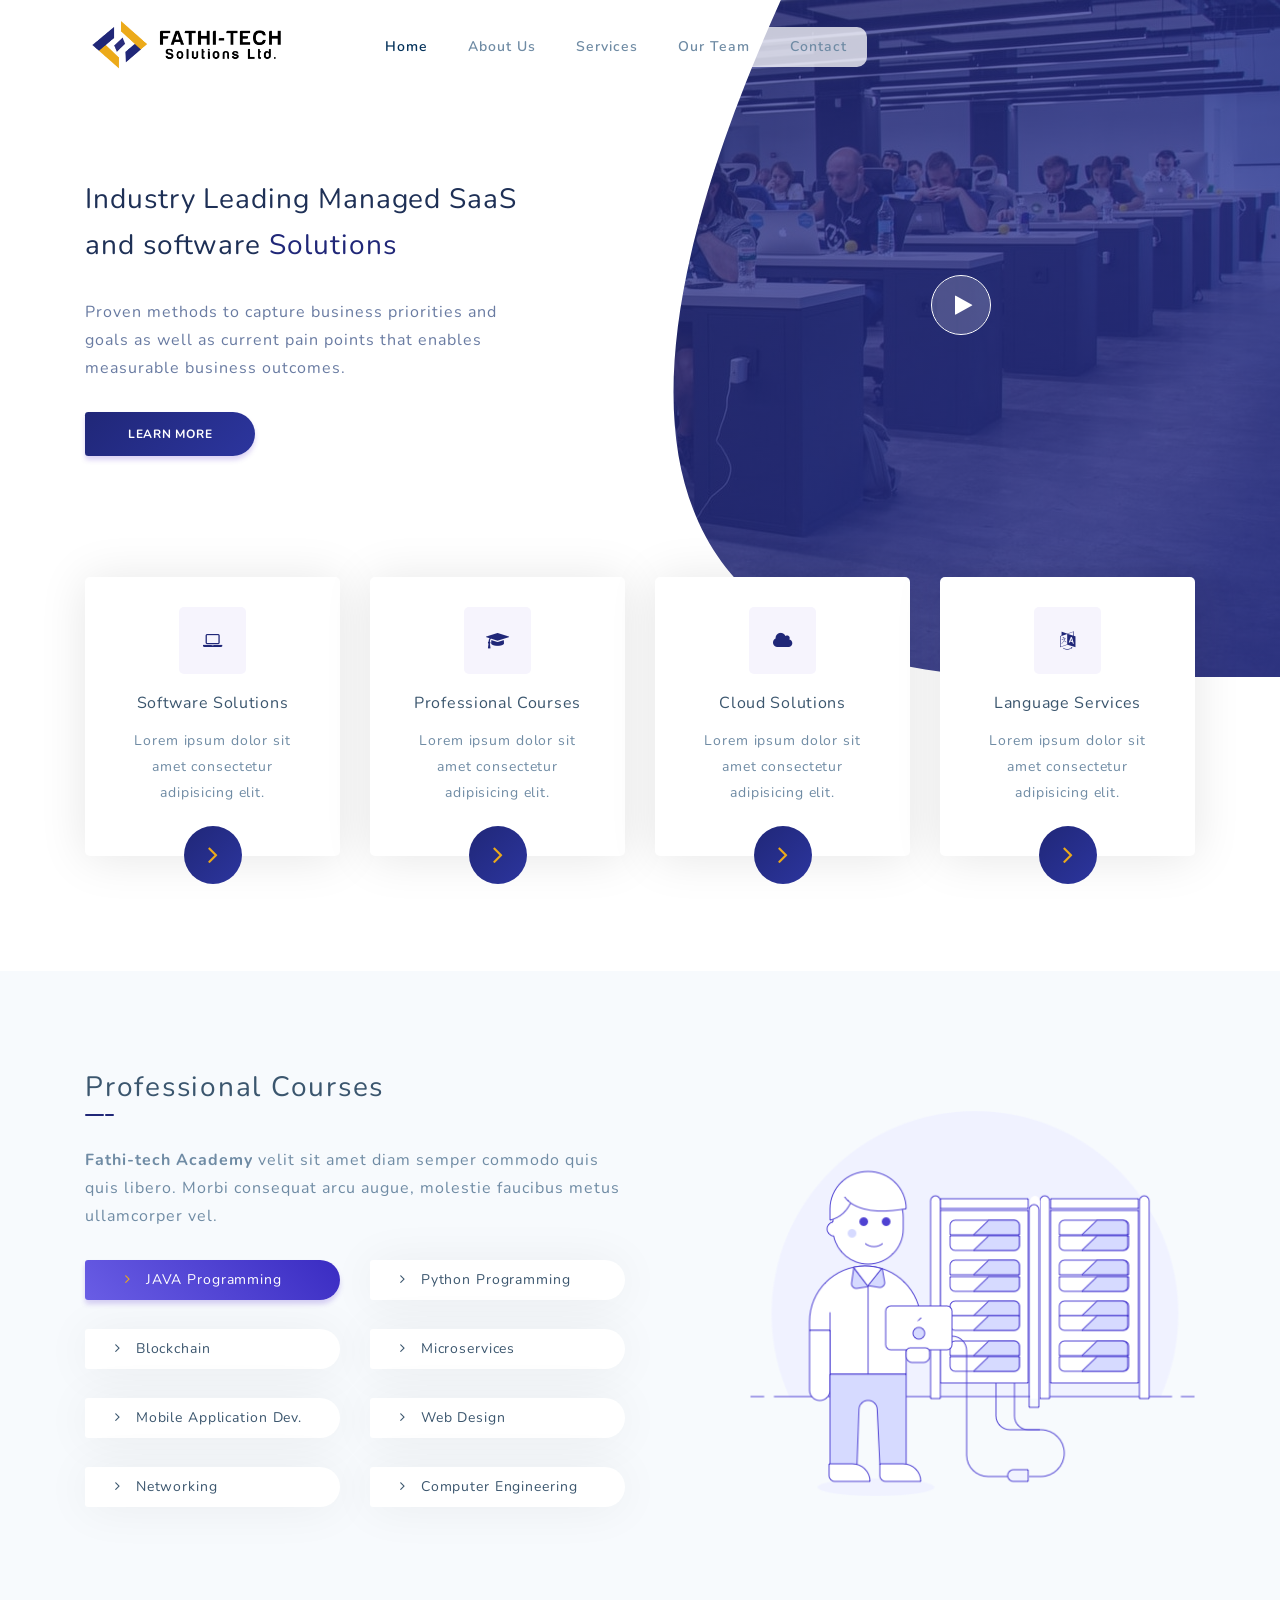
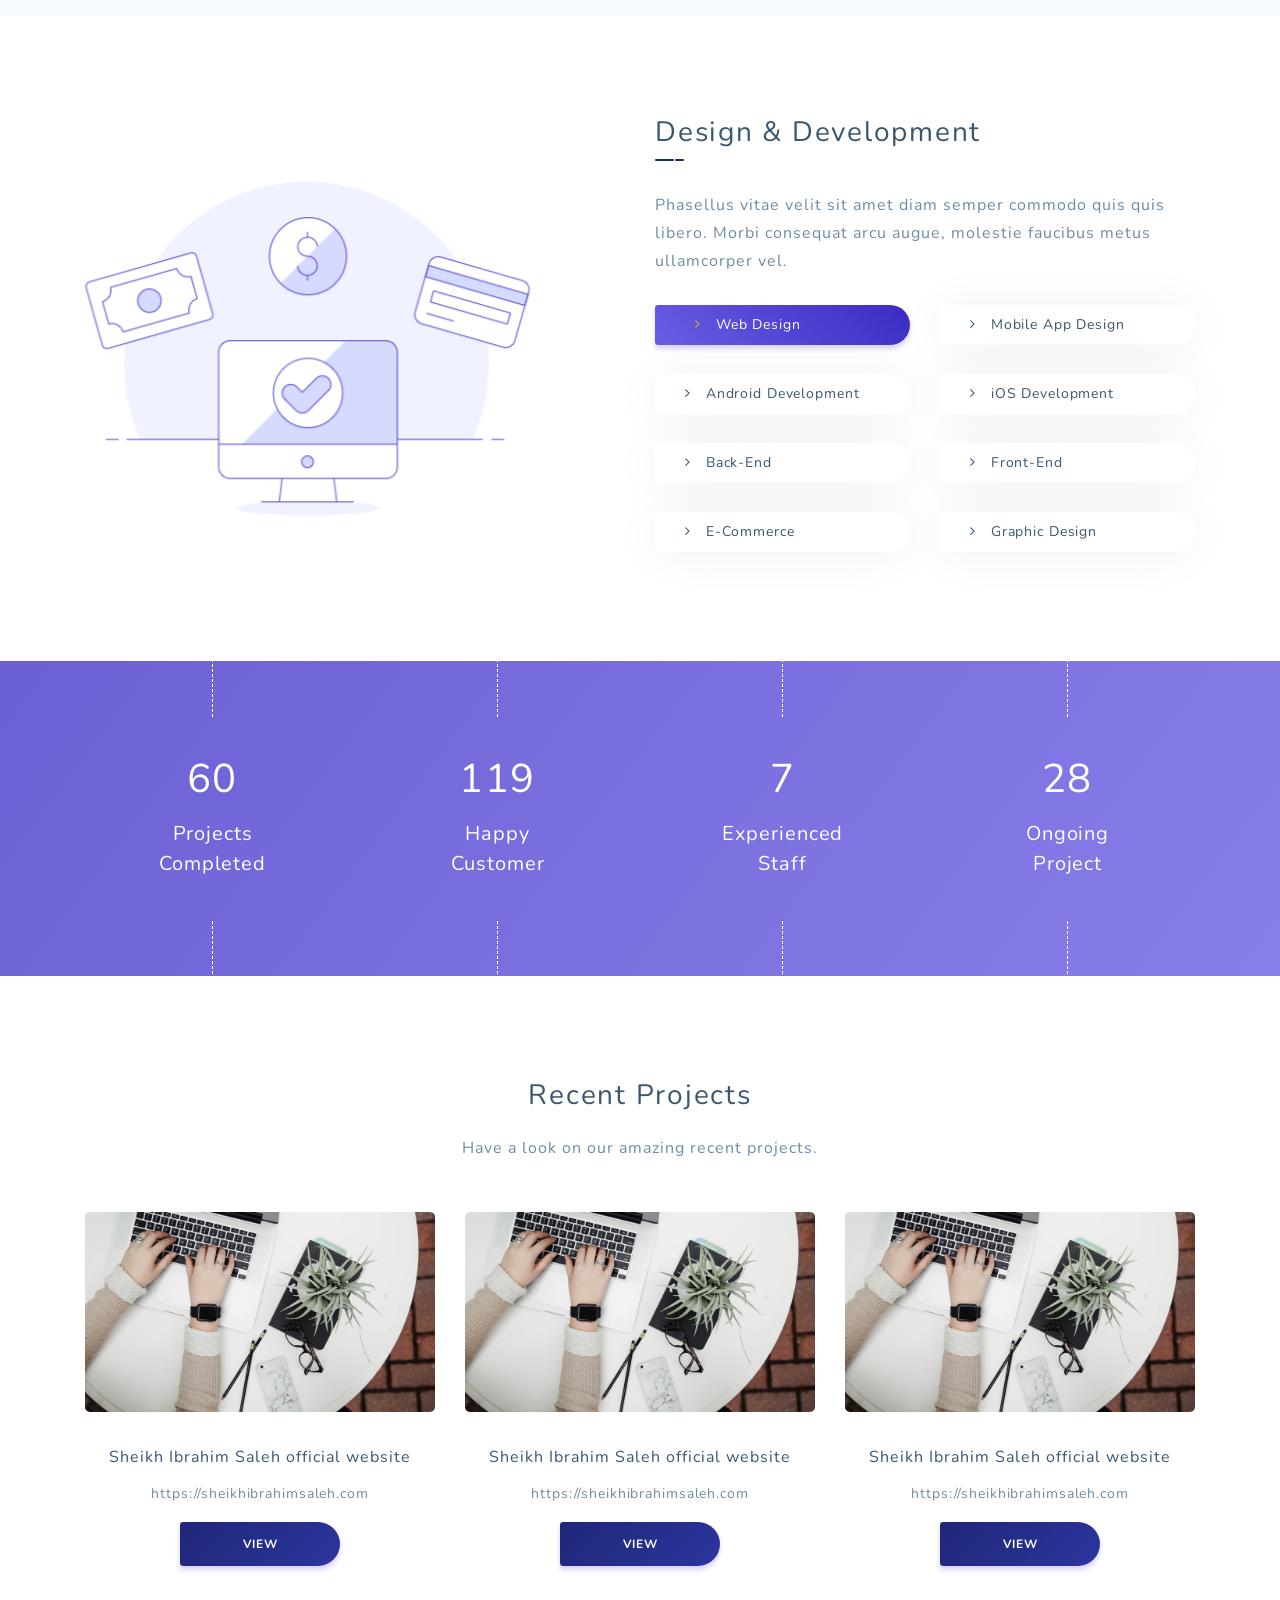
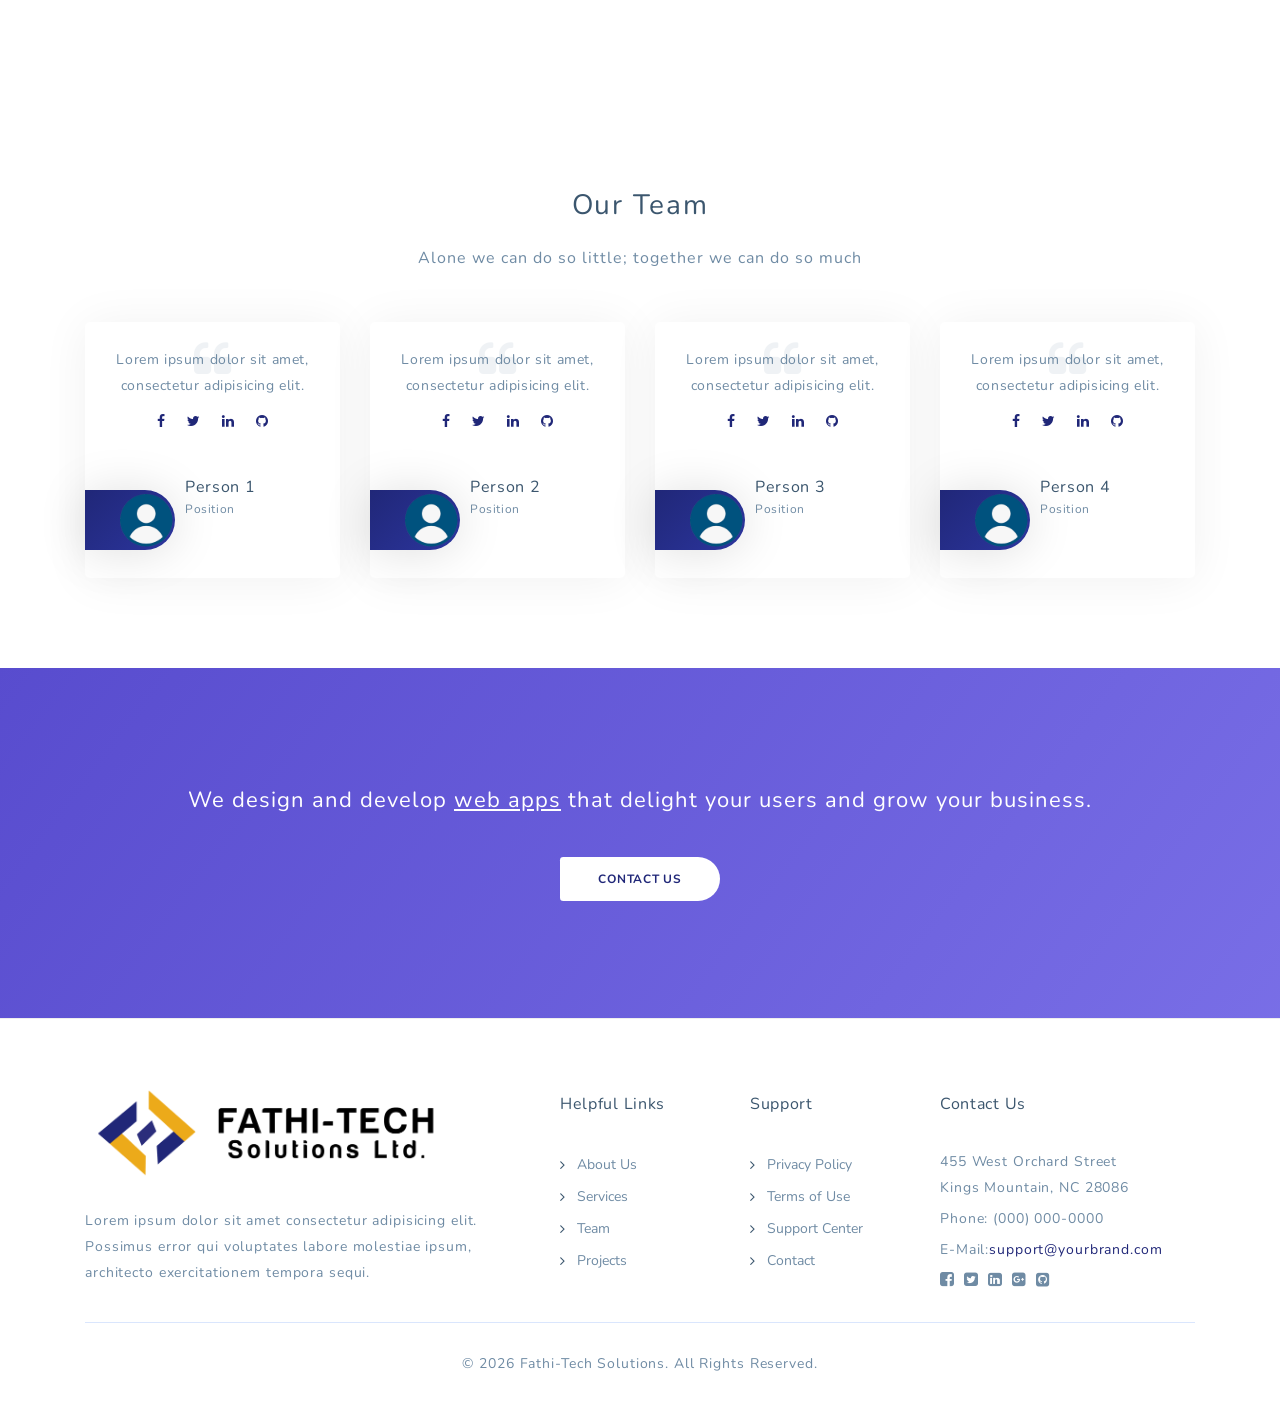
<file: index.html>
<!DOCTYPE html>
<html lang="en">
<head>
	<meta charset="UTF-8">
	<meta http-equiv="X-UA-Compatible" content="IE=edge">
	<meta name="viewport" content="width=device-width, initial-scale=1">
	<title>Fathi-Tech Solutions | PVT LTD</title>
	<meta name="description" content="Fathi-Tech Solutions | PVT LTD" />
	<meta name="keywords" content="fathi-tech, it solutions, website, web applications, mobile app, android, ios" />
	<meta name="author" content="Syd Fathi Al Hussaini"/>

	<!-- Favicon -->
	<link rel="icon" type="image/png" href="assets/images/favicon/favicon.ico" />

	<!-- Bootstrap & Plugins CSS -->
	<link href="assets/css/bootstrap.min.css" rel="stylesheet" type="text/css">
	<link href="assets/css/font-awesome.min.css" rel="stylesheet" type="text/css">

	<!-- Custom CSS -->
	<link href="assets/css/blue5e1f.css?v=2" rel="stylesheet" type="text/css">	
</head>
<body>

	<!-- ***** Preloader Start ***** -->
	<div id="preloader">
		<div id="loader" class="spinner">
			<div id="shadow"></div>
			<div id="box"></div>
		</div>
	</div>
	<!-- ***** Preloader End ***** -->
	
	
	<!-- ***** Header Area Start ***** -->
	<header class="header-area">
		<div class="container">
			<div class="row">
				<div class="col-12">
					<nav class="main-nav">
						<!-- ***** Logo Start ***** -->
						<a href="index.html" class="logo">
							<img src="assets/images/logo.png" height="50" alt="Alya"/>
						</a>
						<!-- ***** Logo End ***** -->


						<!-- ***** Menu Start ***** -->
						<ul class="nav">
							<li class="active"><a href="index.html#welcome">Home</a></li>
							<li><a href="about.html">About Us</a></li>
							<li><a href="services.html">Services</a></li>
							<li><a href="team.html">Our Team</a></li>
							<li><a href="contact.html">Contact</a></li>
							
						</ul>
						<a class="menu-trigger">
							<span>Menu</span>
						</a>
						<!-- ***** Menu End ***** -->
					</nav>
				</div>
			</div>
		</div>
	</header>
	<!-- ***** Header Area End ***** -->


	<!-- ***** Welcome Area Start ***** -->
	<div class="welcome-area" id="welcome">
		<!-- ***** Header Background Image Start ***** -->
		<div class="right-bg">
			<img src="assets/images/photos/header.jpg" class="img-fluid float-right" alt="">
		</div>
		<!-- ***** Header Background Image End ***** -->

		<div class="header-bg">
			<img src="assets/images/header-bg.svg" class="img-fluid" alt="">
		</div>

		<!-- ***** Header Text Start ***** -->
		<div class="header-text">
			<div class="container">
				<div class="row">
					<div class="col-lg-5 col-md-12 col-sm-12">
						<h1>Industry Leading Managed SaaS and software <span>Solutions</span></h1>
						<p>Proven methods to capture business priorities and goals as well as current pain points that enables measurable business outcomes.</p>
						<a href="#" class="btn-primary-line">LEARN MORE</a>
					</div>
				</div>
			</div>
		</div>
		<!-- ***** Header Text End ***** -->

		<!-- ***** Play Button Start ***** -->
		<div class="play-button-wrapper">
			<a href="#" class="btn-play">
				<i class="fa fa-play"></i>
			</a>
		</div>
		<!-- ***** Play Button End ***** -->
	</div>
	<!-- ***** Welcome Area End ***** -->


	<!-- ***** Features Small Start ***** -->
	<section class="section features-home">
		<div class="container">
			<div class="row">
				<div class="col-lg-12">
					<div class="row">

						<!-- ***** Features Small Item Start ***** -->
						<div class="col-lg-3 col-md-6 col-sm-6 col-12">
							<a href="software-solutions.html" class="features-small-item">
								<div class="icon">
									<i class="fa fa-laptop"></i>
								</div>
								<h5 class="features-title">Software Solutions</h5>
								<p>Lorem ipsum dolor sit amet consectetur adipisicing elit.</p>
								<div class="next">
									<i class="fa fa-angle-right"></i>
								</div>
							</a>
						</div>
						<!-- ***** Features Small Item End ***** -->

						<!-- ***** Features Small Item Start ***** -->
						<div class="col-lg-3 col-md-6 col-sm-6 col-12">
							<a href="professiona-courses.html" class="features-small-item">
								<div class="icon">
									<i class="fa fa-graduation-cap"></i>
								</div>
								<h5 class="features-title">Professional Courses</h5>
								<p>Lorem ipsum dolor sit amet consectetur adipisicing elit.</p>
								<div class="next">
									<i class="fa fa-angle-right"></i>
								</div>
							</a>
						</div>
						<!-- ***** Features Small Item End ***** -->

						<!-- ***** Features Small Item Start ***** -->
						<div class="col-lg-3 col-md-6 col-sm-6 col-12">
							<a href="cloud-solutions.html" class="features-small-item">
								<div class="icon">
									<i class="fa fa-cloud"></i>
								</div>
								<h5 class="features-title">Cloud Solutions</h5>
								<p>Lorem ipsum dolor sit amet consectetur adipisicing elit.</p>
								<div class="next">
									<i class="fa fa-angle-right"></i>
								</div>
							</a>
						</div>
						<!-- ***** Features Small Item End ***** -->

						<!-- ***** Features Small Item Start ***** -->
						<div class="col-lg-3 col-md-6 col-sm-6 col-12">
							<a href="language-services.html" class="features-small-item">
								<div class="icon">
									<i class="fa fa-language"></i>
								</div>
								<h5 class="features-title">Language Services</h5>
								<p>Lorem ipsum dolor sit amet consectetur adipisicing elit.</p>
								<div class="next">
									<i class="fa fa-angle-right"></i>
								</div>
							</a>
						</div>
						<!-- ***** Features Small Item End ***** -->
					</div>
				</div>
			</div>
		</div>
	</section>
	<!-- ***** Features Small End ***** -->


	<!-- ***** Features Big Item Start ***** -->
	<section class="section padding-bottom-80 colored" id="features">
		<div class="container">
			<div class="row">
				<div class="col-lg-6 col-md-12 col-sm-12 align-self-center mobile-bottom-fix">
					<div class="left-heading">
						<h2 class="section-title">Professional Courses</h2>
					</div>
					<div class="left-text">
						<p><b>Fathi-tech Academy</b> velit sit amet diam semper commodo quis quis libero. Morbi consequat arcu augue, molestie faucibus metus ullamcorper vel.</p>
						<div class="row">
							<div class="col-lg-6 col-md-6 col-sm-12">
								<a class="btn-home active" href="#">
									<i class="fa fa-angle-right"></i>
									<span>JAVA Programming</span>
								</a>
							</div>
							<div class="col-lg-6 col-md-6 col-sm-12">
								<a class="btn-home" href="#">
									<i class="fa fa-angle-right"></i>
									<span>Python Programming</span>
								</a>
							</div>
							<div class="col-lg-6 col-md-6 col-sm-12">
								<a class="btn-home" href="#">
									<i class="fa fa-angle-right"></i>
									<span>Blockchain</span>
								</a>
							</div>
							<div class="col-lg-6 col-md-6 col-sm-12">
								<a class="btn-home" href="#">
									<i class="fa fa-angle-right"></i>
									<span>Microservices</span>
								</a>
							</div>
							<div class="col-lg-6 col-md-6 col-sm-12">
								<a class="btn-home" href="#">
									<i class="fa fa-angle-right"></i>
									<span>Mobile Application Dev.</span>
								</a>
							</div>
							<div class="col-lg-6 col-md-6 col-sm-12">
								<a class="btn-home" href="#">
									<i class="fa fa-angle-right"></i>
									<span>Web Design</span>
								</a>
							</div>
							<div class="col-lg-6 col-md-6 col-sm-12">
								<a class="btn-home" href="#">
									<i class="fa fa-angle-right"></i>
									<span>Networking</span>
								</a>
							</div>
							<div class="col-lg-6 col-md-6 col-sm-12">
								<a class="btn-home" href="#">
									<i class="fa fa-angle-right"></i>
									<span>Computer Engineering</span>
								</a>
							</div>
						</div>
					</div>
				</div>
				<div class="col-lg-1"></div>
				<div class="col-lg-5 col-md-12 col-sm-12 align-self-center mobile-bottom-fix" data-scroll-reveal="enter left move 30px over 0.6s after 0.4s">
					<img src="assets/images/photos/features/blue-1.png" class="img-fluid d-block mx-auto" alt="App">
				</div>
			</div>
		</div>
	</section>
	<!-- ***** Features Big Item End ***** -->


	<!-- ***** Features Big Item Start ***** -->
	<section class="section padding-bottom-80">
		<div class="container">
			<div class="row">
				<div class="col-lg-5 col-md-12 col-sm-12 align-self-center mobile-bottom-fix-big" data-scroll-reveal="enter left move 30px over 0.6s after 0.4s">
					<img src="assets/images/photos/features/blue-2.png" class="img-fluid d-block mx-auto" alt="App">
				</div>
				<div class="col-lg-1"></div>
				<div class="col-lg-6 col-md-12 col-sm-12 align-self-center mobile-bottom-fix">
					<div class="left-heading">
						<h2 class="section-title">Design & Development</h2>
					</div>
					<div class="left-text">
						<p>Phasellus vitae velit sit amet diam semper commodo quis quis libero. Morbi consequat arcu augue, molestie faucibus metus ullamcorper vel.</p>
						<div class="row">
							<div class="col-lg-6 col-md-6 col-sm-12">
								<a class="btn-home active" href="#">
									<i class="fa fa-angle-right"></i>
									<span>Web Design</span>
								</a>
							</div>
							<div class="col-lg-6 col-md-6 col-sm-12">
								<a class="btn-home" href="#">
									<i class="fa fa-angle-right"></i>
									<span>Mobile App Design</span>
								</a>
							</div>
							<div class="col-lg-6 col-md-6 col-sm-12">
								<a class="btn-home" href="#">
									<i class="fa fa-angle-right"></i>
									<span>Android Development</span>
								</a>
							</div>
							<div class="col-lg-6 col-md-6 col-sm-12">
								<a class="btn-home" href="#">
									<i class="fa fa-angle-right"></i>
									<span>iOS Development</span>
								</a>
							</div>
							<div class="col-lg-6 col-md-6 col-sm-12">
								<a class="btn-home" href="#">
									<i class="fa fa-angle-right"></i>
									<span>Back-End</span>
								</a>
							</div>
							<div class="col-lg-6 col-md-6 col-sm-12">
								<a class="btn-home" href="#">
									<i class="fa fa-angle-right"></i>
									<span>Front-End</span>
								</a>
							</div>
							<div class="col-lg-6 col-md-6 col-sm-12">
								<a class="btn-home" href="#">
									<i class="fa fa-angle-right"></i>
									<span>E-Commerce</span>
								</a>
							</div>
							<div class="col-lg-6 col-md-6 col-sm-12">
								<a class="btn-home" href="#">
									<i class="fa fa-angle-right"></i>
									<span>Graphic Design</span>
								</a>
							</div>
						</div>
					</div>
				</div>
			</div>
		</div>
	</section>
	<!-- ***** Features Big Item End ***** -->


	<!-- ***** Counter Parallax Start ***** -->
	<section class="parallax-counter" id="counter">
		<div class="parallax-content">
			<div class="container">
				<div class="row">
					<div class="col-lg-3 col-md-6 col-sm-12">
						<div class="count-item">
							<strong>96</strong>
							<span>Projects<br>Completed</span>
						</div>
					</div>
					<div class="col-lg-3 col-md-6 col-sm-12">
						<div class="count-item">
							<strong>190</strong>
							<span>Happy<br>Customer</span>
						</div>
					</div>
					<div class="col-lg-3 col-md-6 col-sm-12">
						<div class="count-item">
							<strong>12</strong>
							<span>Experienced<br>Staff</span>
						</div>
					</div>
					<div class="col-lg-3 col-md-6 col-sm-12">
						<div class="count-item">
							<strong>46</strong>
							<span>Ongoing<br>Project</span>
						</div>
					</div>
				</div>
			</div>
		</div>
	</section>
	<!-- ***** Counter Parallax End ***** -->


	<!-- ***** Blog Start ***** -->
	<section class="section white padding-bottom-90" id="blog">
		<div class="container">
			<!-- ***** Section Title Start ***** -->
			<div class="row">
				<div class="col-lg-12">
					<div class="center-heading">
						<h2 class="section-title">Recent Projects</h2>
					</div>
				</div>
				<div class="offset-lg-3 col-lg-6">
					<div class="center-text">
						<p>Have a look on our amazing recent projects.</p>
					</div>
				</div>
			</div>
			<!-- ***** Section Title End ***** -->

			<div class="row">
				<div class="col-lg-4 col-md-6 col-sm-12">
					<div class="blog-post-thumb">
						<div class="img">
							<img src="assets/images/photos/blog/1.jpg" alt="">
						</div>
						<div class="blog-content">
							<h3>
								<a href="blue-blog-single.html">Sheikh Ibrahim Saleh official website</a>
							</h3>
							<div class="text">
								https://sheikhibrahimsaleh.com
							</div>
							<a href="https://sheikhibrahimsaleh.com" target="_blank" class="btn-primary-line">View</a>
						</div>
					</div>
				</div>
				<div class="col-lg-4 col-md-6 col-sm-12">
					<div class="blog-post-thumb">
						<div class="img">
							<img src="assets/images/photos/blog/1.jpg" alt="">
						</div>
						<div class="blog-content">
							<h3>
								<a href="blue-blog-single.html">Sheikh Ibrahim Saleh official website</a>
							</h3>
							<div class="text">
								https://sheikhibrahimsaleh.com
							</div>
							<a href="https://sheikhibrahimsaleh.com" target="_blank" class="btn-primary-line">View</a>
						</div>
					</div>
				</div>
				<div class="col-lg-4 col-md-6 col-sm-12">
					<div class="blog-post-thumb">
						<div class="img">
							<img src="assets/images/photos/blog/1.jpg" alt="">
						</div>
						<div class="blog-content">
							<h3>
								<a href="blue-blog-single.html">Sheikh Ibrahim Saleh official website</a>
							</h3>
							<div class="text">
								https://sheikhibrahimsaleh.com
							</div>
							<a href="https://sheikhibrahimsaleh.com" target="_blank" class="btn-primary-line">View</a>
						</div>
					</div>
				</div>
			</div>
		</div>
	</section>
	<!-- ***** Blog End ***** -->


	<!-- ***** Team Start ***** -->
	<section class="section padding-bottom-90" id="our-team">
		<div class="container">
			<!-- ***** Section Title Start ***** -->
			<div class="row">
				<div class="col-lg-12">
					<div class="center-heading">
						<h2 class="section-title">Our Team</h2>
					</div>
				</div>
				<div class="offset-lg-3 col-lg-6">
					<div class="center-text">
						<p>Alone we can do so little; together we can do so much</p>
					</div>
				</div>
			</div>
			<!-- ***** Section Title End ***** -->

			<div class="row">
				<!-- ***** Team Item Start ***** -->
				<div class="col-lg-3 col-md-6 col-sm-12">
					<div class="team-item">
						<div class="team-content">
							<p>Lorem ipsum dolor sit amet, consectetur adipisicing elit.</p>
							<ul class="social">
								<li><a href="#"><i class="fa fa-facebook"></i></a></li>
								<li><a href="#"><i class="fa fa-twitter"></i></a></li>
								<li><a href="#"><i class="fa fa-linkedin"></i></a></li>
								<li><a href="#"><i class="fa fa-github"></i></a></li>
							</ul>
							<div class="user-image">
								<img src="assets/images/photos/team/user.png" alt="">
							</div>
							<div class="team-info">
								<h3 class="user-name">Person 1</h3>
								<span>Position</span>
							</div>
						</div>
					</div>
				</div>
				<!-- ***** Team Item End ***** -->
				
				<!-- ***** Team Item Start ***** -->
				<div class="col-lg-3 col-md-6 col-sm-12">
					<div class="team-item">
						<div class="team-content">
							<p>Lorem ipsum dolor sit amet, consectetur adipisicing elit.</p>
							<ul class="social">
								<li><a href="#"><i class="fa fa-facebook"></i></a></li>
								<li><a href="#"><i class="fa fa-twitter"></i></a></li>
								<li><a href="#"><i class="fa fa-linkedin"></i></a></li>
								<li><a href="#"><i class="fa fa-github"></i></a></li>
							</ul>
							<div class="user-image">
								<img src="assets/images/photos/team/user.png" alt="">
							</div>
							<div class="team-info">
								<h3 class="user-name">Person 2</h3>
								<span>Position</span>
							</div>
						</div>
					</div>
				</div>
				<!-- ***** Team Item End ***** -->
				
				<!-- ***** Team Item Start ***** -->
				<div class="col-lg-3 col-md-6 col-sm-12">
					<div class="team-item">
						<div class="team-content">
							<p>Lorem ipsum dolor sit amet, consectetur adipisicing elit.</p>
							<ul class="social">
								<li><a href="#"><i class="fa fa-facebook"></i></a></li>
								<li><a href="#"><i class="fa fa-twitter"></i></a></li>
								<li><a href="#"><i class="fa fa-linkedin"></i></a></li>
								<li><a href="#"><i class="fa fa-github"></i></a></li>
							</ul>
							<div class="user-image">
								<img src="assets/images/photos/team/user.png" alt="">
							</div>
							<div class="team-info">
								<h3 class="user-name">Person 3</h3>
								<span>Position</span>
							</div>
						</div>
					</div>
				</div>
				<!-- ***** Team Item End ***** -->
				
				<!-- ***** Team Item Start ***** -->
				<div class="col-lg-3 col-md-6 col-sm-12">
					<div class="team-item">
						<div class="team-content">
							<p>Lorem ipsum dolor sit amet, consectetur adipisicing elit.</p>
							<ul class="social">
								<li><a href="#"><i class="fa fa-facebook"></i></a></li>
								<li><a href="#"><i class="fa fa-twitter"></i></a></li>
								<li><a href="#"><i class="fa fa-linkedin"></i></a></li>
								<li><a href="#"><i class="fa fa-github"></i></a></li>
							</ul>
							<div class="user-image">
								<img src="assets/images/photos/team/user.png" alt="">
							</div>
							<div class="team-info">
								<h3 class="user-name">Person 4</h3>
								<span>Position</span>
							</div>
						</div>
					</div>
				</div>
				<!-- ***** Team Item End ***** -->
			</div>
		</div>
	</section>
	<!-- ***** Team End ***** -->


	<!-- ***** Parallax Start ***** -->
	<section class="parallax" id="parallax-text">
		<div class="parallax-content">
			<div class="container">
				<div class="row">
					<div class="col-lg-12">
						<div class="info">
							<p>We design and develop <span>web apps</span> that delight your users and grow your business.</p>
							<a class="btn-white-line" href="#">Contact Us</a>
						</div>
					</div>
				</div>
			</div>
		</div>
	</section>
	<!-- ***** Parallax End ***** -->
	
	<!-- ***** Footer Start ***** -->
	<footer>
		<div class="container">
			<div class="row">
				<div class="col-lg-5 col-md-12 col-sm-12">
					<img src="assets/images/logo.png" class="logo" width="80%" alt="">
					<div class="text">Lorem ipsum dolor sit amet consectetur adipisicing elit. Possimus error qui voluptates labore molestiae ipsum, architecto exercitationem tempora sequi.</div>
				</div>
				<div class="col-lg-2 col-md-4 col-sm-6 col-6">
					<h5>Helpful Links</h5>
					<ul class="footer-nav">
						<li><a href="#"><i class="fa fa-angle-right"></i><span>About Us</span></a></li>
						<li><a href="#"><i class="fa fa-angle-right"></i><span>Services</span></a></li>
						<li><a href="#"><i class="fa fa-angle-right"></i><span>Team</span></a></li>
						<li><a href="#"><i class="fa fa-angle-right"></i><span>Projects</span></a></li>
					</ul>
				</div>
				<div class="col-lg-2 col-md-4 col-sm-6 col-6">
					<h5>Support</h5>
					<ul class="footer-nav">
						<li><a href="#"><i class="fa fa-angle-right"></i><span>Privacy Policy</span></a></li>
						<li><a href="#"><i class="fa fa-angle-right"></i><span>Terms of Use</span></a></li>
						<li><a href="#"><i class="fa fa-angle-right"></i><span>Support Center</span></a></li>
						<li><a href="#"><i class="fa fa-angle-right"></i><span>Contact</span></a></li>
					</ul>
				</div>
				<div class="col-lg-3 col-md-4 col-sm-12">
					<h5>Contact Us</h5>
					<div class="address">
						<p>455 West Orchard Street<br>Kings Mountain, NC 28086</p>
						<p>Phone: (000) 000-0000</p>
						<p><span>E-Mail:</span><a href="#">support@yourbrand.com</a></p>
						<ul class="social">
							<li><a href="#"><i class="fa fa-facebook-square"></i></a></li>
							<li><a href="#"><i class="fa fa-twitter-square"></i></a></li>
							<li><a href="#"><i class="fa fa-linkedin-square"></i></a></li>
							<li><a href="#"><i class="fa fa-google-plus-square"></i></a></li>
							<li><a href="#"><i class="fa fa-github-square"></i></a></li>
						</ul>
					</div>
				</div>
			</div>
			<div class="row">
				<div class="col-lg-12">
					<p class="copyright">© <span class="year">2020</span> Fathi-Tech Solutions. All Rights Reserved.</p>
				</div>
			</div>
		</div>
	</footer>
	<!-- ***** Footer End ***** -->



	<!-- jQuery -->
	<script src="assets/js/jquery-2.1.0.min.js"></script>

	<!-- Bootstrap -->
	<script src="assets/js/popper.js"></script>
	<script src="assets/js/bootstrap.min.js"></script>

	<!-- Plugins -->
	<script src="assets/js/scrollreveal.min.js"></script>
	<script src="assets/js/parallax.min.js"></script>
	<script src="assets/js/waypoints.min.js"></script>
	<script src="assets/js/jquery.counterup.min.js"></script>
	<script src="assets/js/imgfix.min.js"></script>	
	<script src="assets/js/custom.js"></script>
	
	<script>
		$(function(){
			const date = new Date();
			$('.year').text(date.getFullYear());
		});
	</script>
</body>
</html>
</file>
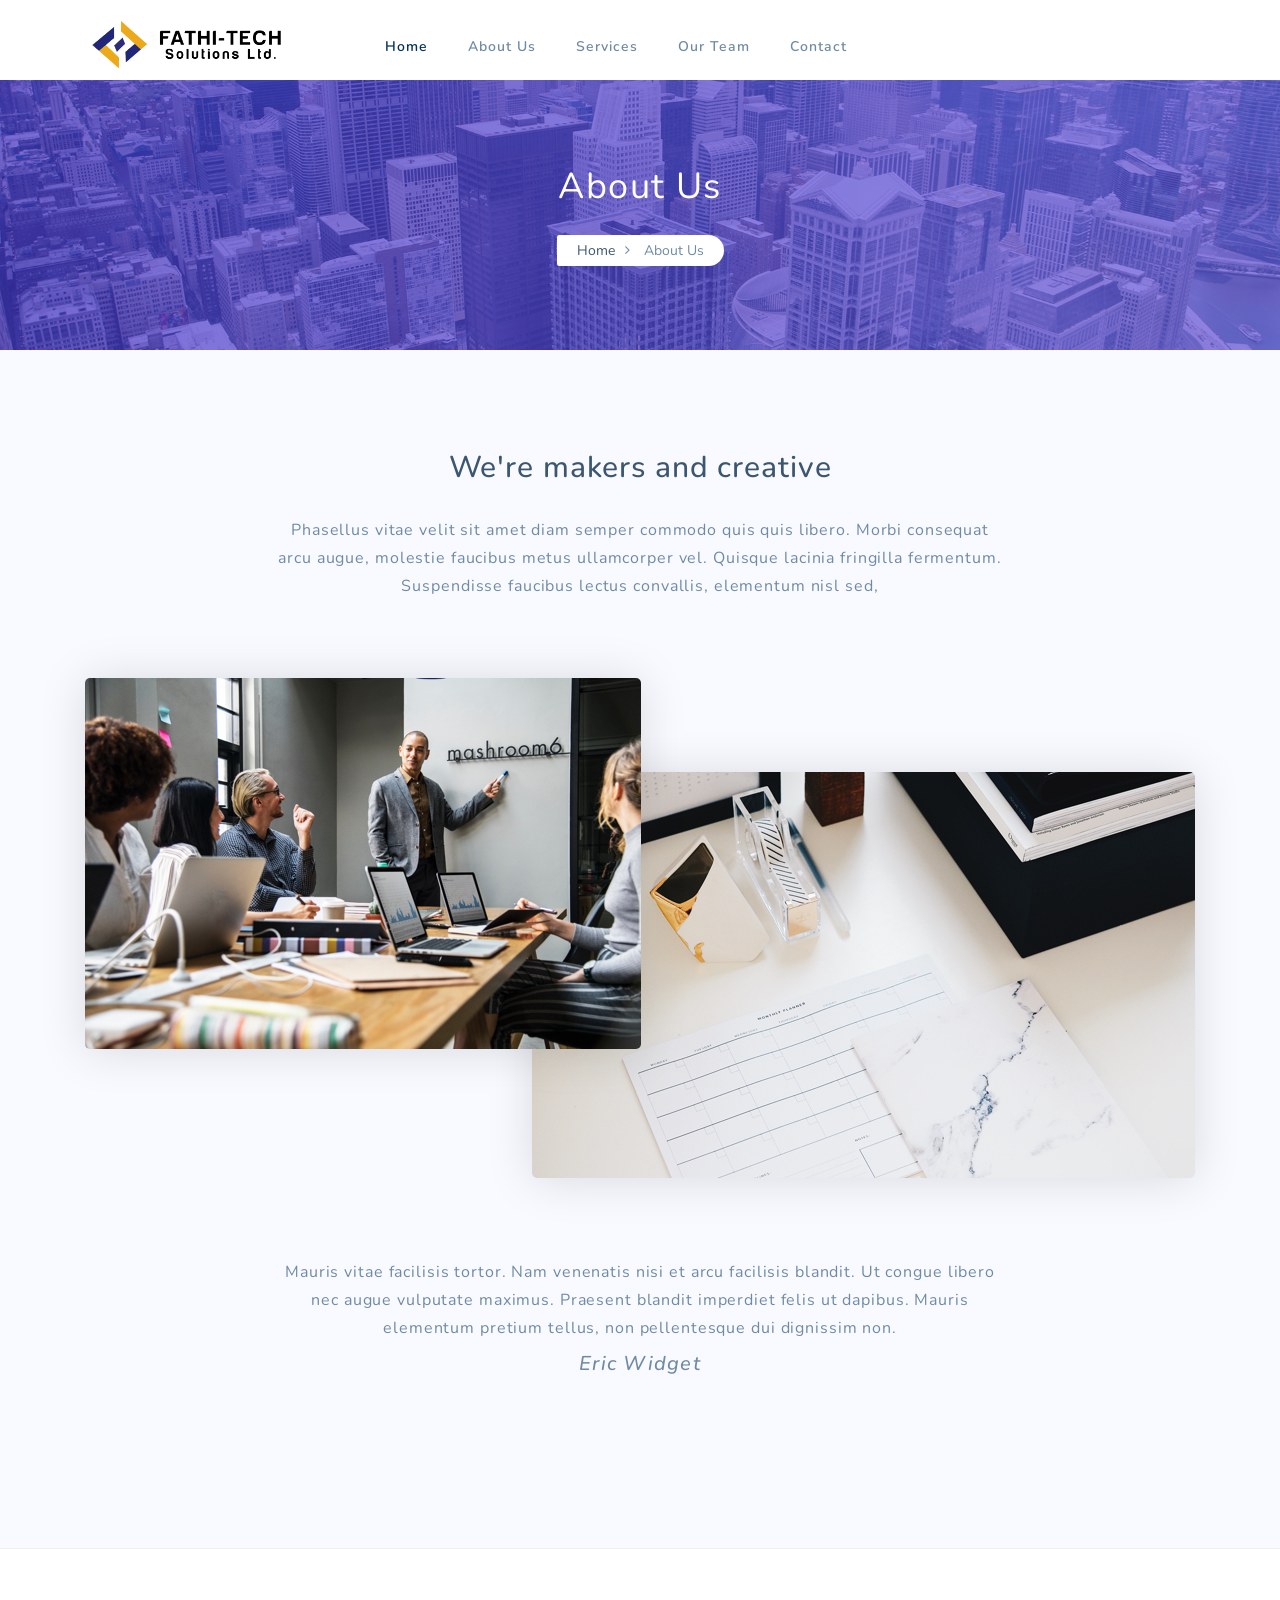
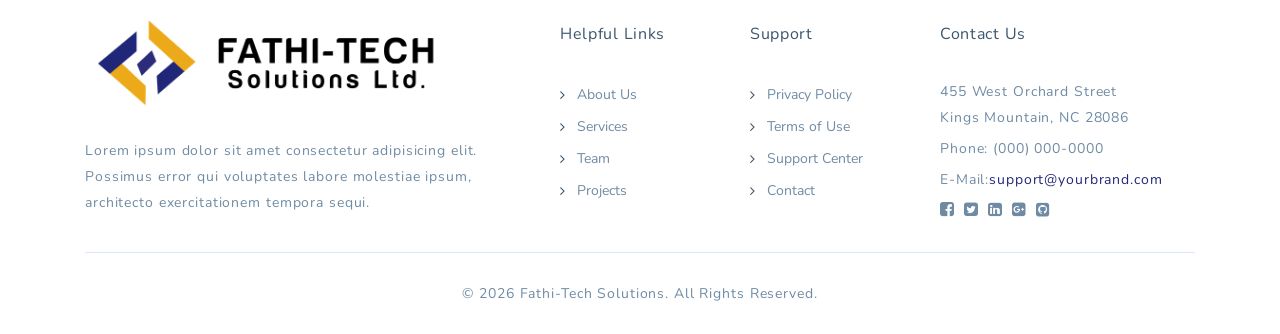
<file: about.html>
<!DOCTYPE html>
<html lang="en">
<head>
	<meta charset="UTF-8">
	<meta http-equiv="X-UA-Compatible" content="IE=edge">
	<meta name="viewport" content="width=device-width, initial-scale=1">
	<title>About US > Fathi-Tech Solutions | PVT LTD</title>
	<meta name="description" content="Fathi-Tech Solutions | PVT LTD" />
	<meta name="keywords" content="fathi-tech, it solutions, website, web applications, mobile app, android, ios" />
	<meta name="author" content="Syd Fathi Al Hussaini"/>

	<!-- Favicon -->
	<link rel="icon" type="image/png" href="assets/images/favicon/favicon.ico" />

	<!-- Bootstrap & Plugins CSS -->
	<link href="assets/css/bootstrap.min.css" rel="stylesheet" type="text/css">
	<link href="assets/css/font-awesome.min.css" rel="stylesheet" type="text/css">

	<!-- Custom CSS -->
	<link href="assets/css/blue5e1f.css?v=2" rel="stylesheet" type="text/css">	
</head>
<body>

	<!-- ***** Preloader Start ***** -->
	<div id="preloader">
		<div id="loader" class="spinner">
			<div id="shadow"></div>
			<div id="box"></div>
		</div>
	</div>
	<!-- ***** Preloader End ***** -->
	
	
	<!-- ***** Header Area Start ***** -->
	<header class="header-area">
		<div class="container">
			<div class="row">
				<div class="col-12">
					<nav class="main-nav">
						<!-- ***** Logo Start ***** -->
						<a href="index.html" class="logo">
							<img src="assets/images/logo.png" height="50" alt="Alya"/>
						</a>
						<!-- ***** Logo End ***** -->


						<!-- ***** Menu Start ***** -->
						<ul class="nav">
							<li class="active"><a href="index.html#welcome">Home</a></li>
							<li><a href="about.html">About Us</a></li>
							<li><a href="services.html">Services</a></li>
							<li><a href="team.html">Our Team</a></li>
							<li><a href="contact.html">Contact</a></li>
							
						</ul>
						<a class="menu-trigger">
							<span>Menu</span>
						</a>
						<!-- ***** Menu End ***** -->
					</nav>
				</div>
			</div>
		</div>
	</header>
	<!-- ***** Header Area End ***** -->


	<section class="page">
		<!-- ***** Page Top Start ***** -->
		<div class="cover" data-image="assets/images/photos/parallax-counter.jpg">
			<div class="page-top">
				<div class="container">
					<div class="row">
						<div class="col-lg-12">
							<h1>About Us</h1>
						</div>
						<div class="col-lg-12">
							<ol class="breadcrumb">
								<li><a href="index.html">Home</a></li>
								<li class="active">About Us</li>
							</ol>
						</div>
					</div>
				</div>
			</div>
		</div>
		<!-- ***** Page Top End ***** -->


		<!-- ***** Page Content Start ***** -->
		<div class="page-bottom">
			<div class="container">
				<div class="row">
					<div class="col-lg-12">
						<div class="about">
							<div class="row">
								<div class="offset-lg-2 col-lg-8">
									<h2>We're makers and creative</h2>
									<p>Phasellus vitae velit sit amet diam semper commodo quis quis libero. Morbi consequat arcu augue, molestie faucibus metus ullamcorper vel. Quisque lacinia fringilla fermentum. Suspendisse faucibus lectus convallis, elementum nisl sed,</p>
								</div>
								<div class="col-lg-12">
									<div class="about-image">
										<div class="img-1">
											<img src="assets/images/photos/about/1.jpg" class="img-fluid" alt="">
										</div>
										<div class="img-2">
											<img src="assets/images/photos/about/2.jpg" class="img-fluid" alt="">
										</div>
									</div>
								</div>
								<div class="offset-lg-2 col-lg-8">
									<p>Mauris vitae facilisis tortor. Nam venenatis nisi et arcu facilisis blandit. Ut congue libero nec augue vulputate maximus. Praesent blandit imperdiet felis ut dapibus. Mauris elementum pretium tellus, non pellentesque dui dignissim non. </p>
									<h5>Eric Widget</h5>
								</div>
							</div>
						</div>
					</div>
				</div>
			</div>


			

		</div>
		<!-- ***** Page Content End ***** -->

	</section>


	<!-- ***** Footer Start ***** -->
	<footer>
		<div class="container">
			<div class="row">
				<div class="col-lg-5 col-md-12 col-sm-12">
					<img src="assets/images/logo.png" class="logo" width="80%" alt="">
					<div class="text">Lorem ipsum dolor sit amet consectetur adipisicing elit. Possimus error qui voluptates labore molestiae ipsum, architecto exercitationem tempora sequi.</div>
				</div>
				<div class="col-lg-2 col-md-4 col-sm-6 col-6">
					<h5>Helpful Links</h5>
					<ul class="footer-nav">
						<li><a href="#"><i class="fa fa-angle-right"></i><span>About Us</span></a></li>
						<li><a href="#"><i class="fa fa-angle-right"></i><span>Services</span></a></li>
						<li><a href="#"><i class="fa fa-angle-right"></i><span>Team</span></a></li>
						<li><a href="#"><i class="fa fa-angle-right"></i><span>Projects</span></a></li>
					</ul>
				</div>
				<div class="col-lg-2 col-md-4 col-sm-6 col-6">
					<h5>Support</h5>
					<ul class="footer-nav">
						<li><a href="#"><i class="fa fa-angle-right"></i><span>Privacy Policy</span></a></li>
						<li><a href="#"><i class="fa fa-angle-right"></i><span>Terms of Use</span></a></li>
						<li><a href="#"><i class="fa fa-angle-right"></i><span>Support Center</span></a></li>
						<li><a href="#"><i class="fa fa-angle-right"></i><span>Contact</span></a></li>
					</ul>
				</div>
				<div class="col-lg-3 col-md-4 col-sm-12">
					<h5>Contact Us</h5>
					<div class="address">
						<p>455 West Orchard Street<br>Kings Mountain, NC 28086</p>
						<p>Phone: (000) 000-0000</p>
						<p><span>E-Mail:</span><a href="#">support@yourbrand.com</a></p>
						<ul class="social">
							<li><a href="#"><i class="fa fa-facebook-square"></i></a></li>
							<li><a href="#"><i class="fa fa-twitter-square"></i></a></li>
							<li><a href="#"><i class="fa fa-linkedin-square"></i></a></li>
							<li><a href="#"><i class="fa fa-google-plus-square"></i></a></li>
							<li><a href="#"><i class="fa fa-github-square"></i></a></li>
						</ul>
					</div>
				</div>
			</div>
			<div class="row">
				<div class="col-lg-12">
					<p class="copyright">© <span class="year">2020</span> Fathi-Tech Solutions. All Rights Reserved.</p>
				</div>
			</div>
		</div>
	</footer>
	<!-- ***** Footer End ***** -->



	<!-- jQuery -->
	<script src="assets/js/jquery-2.1.0.min.js"></script>

	<!-- Bootstrap -->
	<script src="assets/js/popper.js"></script>
	<script src="assets/js/bootstrap.min.js"></script>

	<!-- Plugins -->
	<script src="assets/js/scrollreveal.min.js"></script>
	<script src="assets/js/parallax.min.js"></script>
	<script src="assets/js/waypoints.min.js"></script>
	<script src="assets/js/jquery.counterup.min.js"></script>
	<script src="assets/js/imgfix.min.js"></script>	
	<script src="assets/js/custom.js"></script>
	
	<script>
		$(function(){
			const date = new Date();
			$('.year').text(date.getFullYear());
		});
	</script>
</body>
</html>
</file>
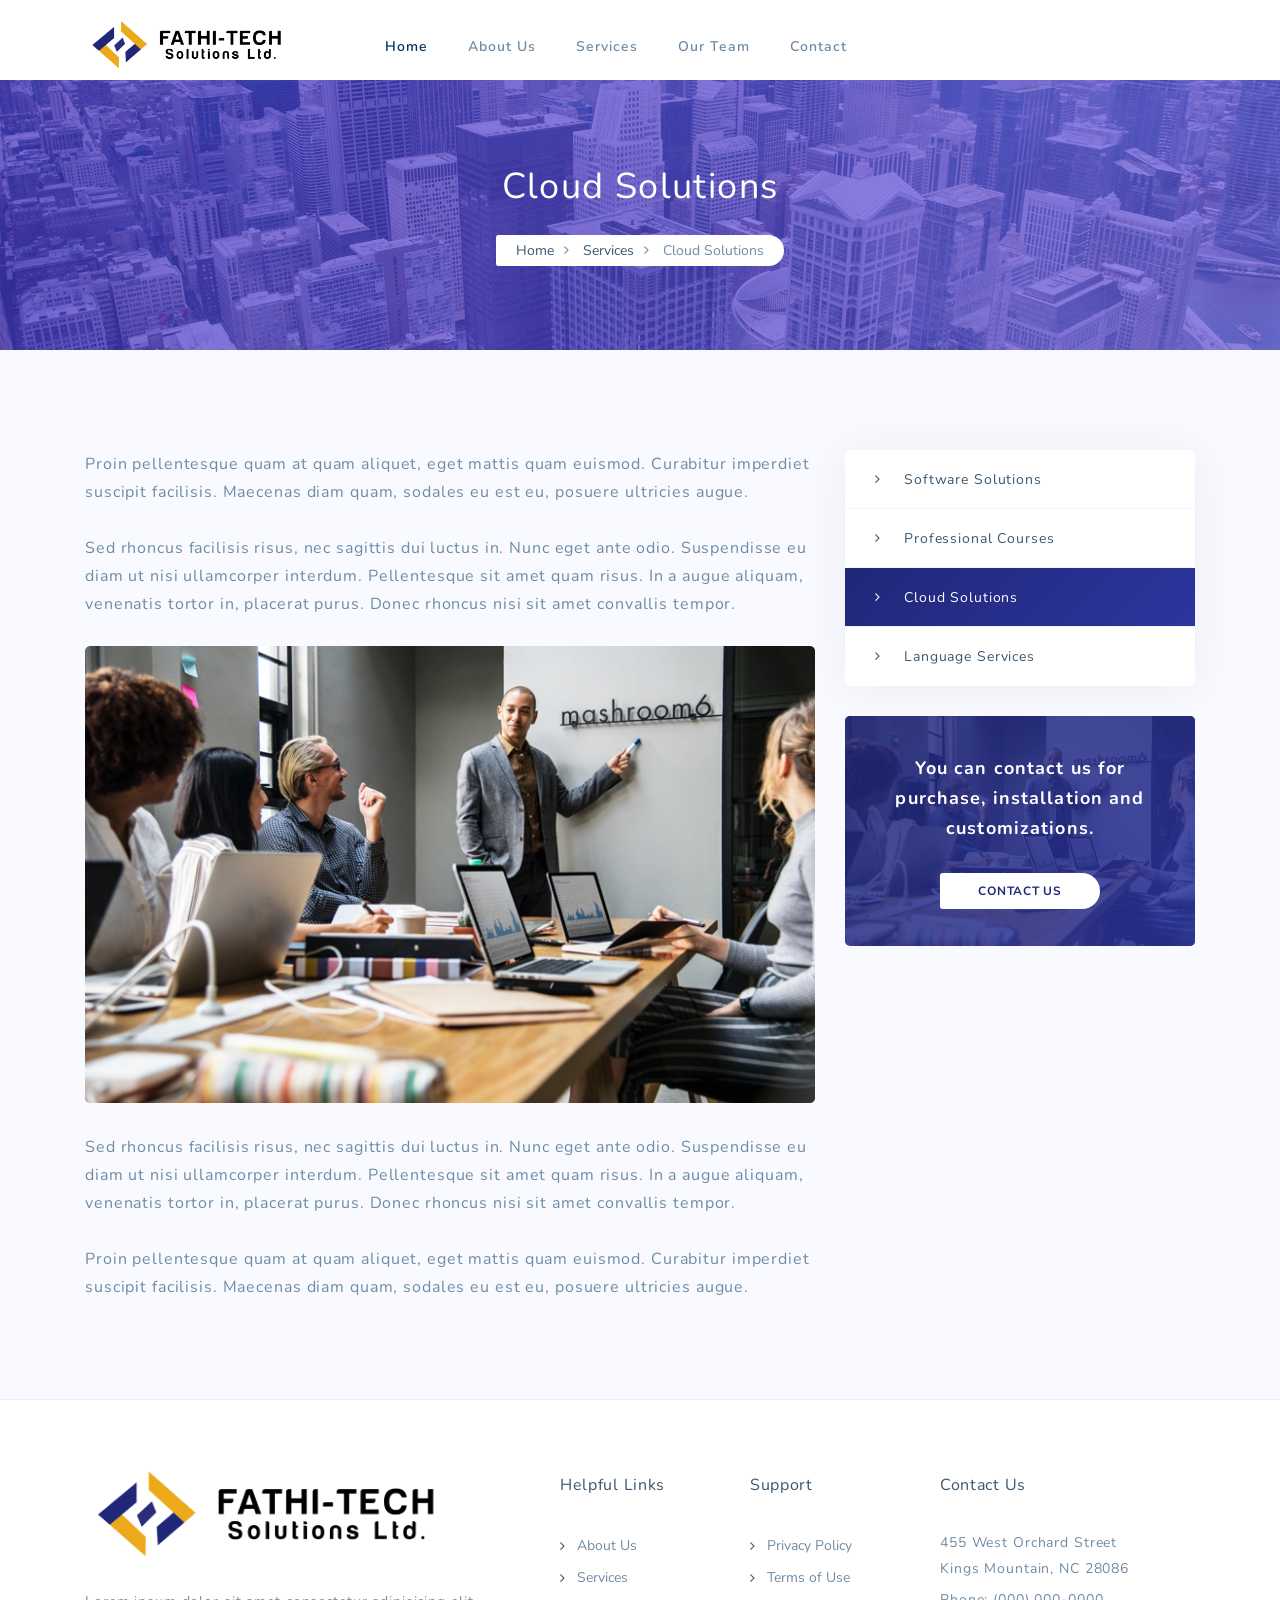
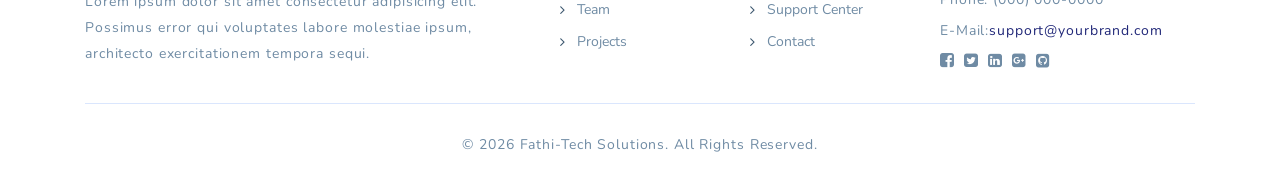
<file: cloud-solutions.html>
<!DOCTYPE html>
<html lang="en">
<head>
	<meta charset="UTF-8">
	<meta http-equiv="X-UA-Compatible" content="IE=edge">
	<meta name="viewport" content="width=device-width, initial-scale=1">
	<title>Fathi-Tech Solutions | PVT LTD</title>
	<meta name="description" content="Fathi-Tech Solutions | PVT LTD" />
	<meta name="keywords" content="fathi-tech, it solutions, website, web applications, mobile app, android, ios" />
	<meta name="author" content="Syd Fathi Al Hussaini"/>

	<!-- Favicon -->
	<link rel="icon" type="image/png" href="assets/images/favicon/favicon.ico" />

	<!-- Bootstrap & Plugins CSS -->
	<link href="assets/css/bootstrap.min.css" rel="stylesheet" type="text/css">
	<link href="assets/css/font-awesome.min.css" rel="stylesheet" type="text/css">

	<!-- Custom CSS -->
	<link href="assets/css/blue5e1f.css?v=2" rel="stylesheet" type="text/css">	
</head>
<body>

	<!-- ***** Preloader Start ***** -->
	<div id="preloader">
		<div id="loader" class="spinner">
			<div id="shadow"></div>
			<div id="box"></div>
		</div>
	</div>
	<!-- ***** Preloader End ***** -->
	
	
	<!-- ***** Header Area Start ***** -->
	<header class="header-area">
		<div class="container">
			<div class="row">
				<div class="col-12">
					<nav class="main-nav">
						<!-- ***** Logo Start ***** -->
						<a href="index.html" class="logo">
							<img src="assets/images/logo.png" height="50" alt="Alya"/>
						</a>
						<!-- ***** Logo End ***** -->


						<!-- ***** Menu Start ***** -->
						<ul class="nav">
							<li class="active"><a href="index.html#welcome">Home</a></li>
							<li><a href="about.html">About Us</a></li>
							<li><a href="services.html">Services</a></li>
							<li><a href="team.html">Our Team</a></li>
							<li><a href="contact.html">Contact</a></li>
							
						</ul>
						<a class="menu-trigger">
							<span>Menu</span>
						</a>
						<!-- ***** Menu End ***** -->
					</nav>
				</div>
			</div>
		</div>
	</header>
	<!-- ***** Header Area End ***** -->



	<section class="page">
		<!-- ***** Page Top Start ***** -->
		<div class="cover" data-image="assets/images/photos/parallax-counter.jpg">
			<div class="page-top">
				<div class="container">
					<div class="row">
						<div class="col-lg-12">
							<h1>Cloud Solutions</h1>
						</div>
						<div class="col-lg-12">
							<ol class="breadcrumb">
								<li><a href="index.html">Home</a></li>
								<li><a href="services.html">Services</a></li>
								<li class="active">Cloud Solutions</li>
							</ol>
						</div>
					</div>
				</div>
			</div>
		</div>
		<!-- ***** Page Top End ***** -->


		<!-- ***** Page Content Start ***** -->
		<div class="page-bottom">
			<div class="container">
				<div class="row">
					<!-- ***** Page Content Start ***** -->
					<div class="col-lg-8 col-md-12 col-sm-12">
						<div class="page-detail">
							<p>Proin pellentesque quam at quam aliquet, eget mattis quam euismod. Curabitur imperdiet suscipit facilisis. Maecenas diam quam, sodales eu est eu, posuere ultricies augue. </p>
							<p>Sed rhoncus facilisis risus, nec sagittis dui luctus in. Nunc eget ante odio. Suspendisse eu diam ut nisi ullamcorper interdum. Pellentesque sit amet quam risus. In a augue aliquam, venenatis tortor in, placerat purus. Donec rhoncus nisi sit amet convallis tempor. </p>
							
							<img src="assets/images/photos/about/3.jpg" class="img-fluid margin-bottom-30" alt="">

							<p>Sed rhoncus facilisis risus, nec sagittis dui luctus in. Nunc eget ante odio. Suspendisse eu diam ut nisi ullamcorper interdum. Pellentesque sit amet quam risus. In a augue aliquam, venenatis tortor in, placerat purus. Donec rhoncus nisi sit amet convallis tempor. </p>


							<p>Proin pellentesque quam at quam aliquet, eget mattis quam euismod. Curabitur imperdiet suscipit facilisis. Maecenas diam quam, sodales eu est eu, posuere ultricies augue. </p>
						</div>
					</div>
					<!-- ***** Page Content End ***** -->

					<!-- ***** Aside Start ***** -->
					<div class="col-lg-4 col-md-12 col-sm-12">
						<aside class="default-aside">
							<div class="sidebar">
								<ul>
									<li><a href="software-solutions.html">Software Solutions</a></li>
									<li><a href="professiona-courses.html">Professional Courses</a></li>
									<li class="active"><a href="#">Cloud Solutions</a></li>
									<li><a href="language-services.html">Language Services</a></li>
								</ul>

								<div class="box">
									<img src="assets/images/photos/about/1.jpg" alt="">
									<div class="hovered align-self-center">
										<p>You can contact us for purchase, installation and customizations. </p>
										<a href="contact.html" class="btn-white-line">Contact Us</a>
									</div>
								</div>
							</div>
						</aside>
					</div>
					<!-- ***** Aside End ***** -->
				</div>
			</div>
		</div>
		<!-- ***** Page Content End ***** -->

	</section>


	
	<!-- ***** Footer Start ***** -->
	<footer>
		<div class="container">
			<div class="row">
				<div class="col-lg-5 col-md-12 col-sm-12">
					<img src="assets/images/logo.png" class="logo" width="80%" alt="">
					<div class="text">Lorem ipsum dolor sit amet consectetur adipisicing elit. Possimus error qui voluptates labore molestiae ipsum, architecto exercitationem tempora sequi.</div>
				</div>
				<div class="col-lg-2 col-md-4 col-sm-6 col-6">
					<h5>Helpful Links</h5>
					<ul class="footer-nav">
						<li><a href="#"><i class="fa fa-angle-right"></i><span>About Us</span></a></li>
						<li><a href="#"><i class="fa fa-angle-right"></i><span>Services</span></a></li>
						<li><a href="#"><i class="fa fa-angle-right"></i><span>Team</span></a></li>
						<li><a href="#"><i class="fa fa-angle-right"></i><span>Projects</span></a></li>
					</ul>
				</div>
				<div class="col-lg-2 col-md-4 col-sm-6 col-6">
					<h5>Support</h5>
					<ul class="footer-nav">
						<li><a href="#"><i class="fa fa-angle-right"></i><span>Privacy Policy</span></a></li>
						<li><a href="#"><i class="fa fa-angle-right"></i><span>Terms of Use</span></a></li>
						<li><a href="#"><i class="fa fa-angle-right"></i><span>Support Center</span></a></li>
						<li><a href="#"><i class="fa fa-angle-right"></i><span>Contact</span></a></li>
					</ul>
				</div>
				<div class="col-lg-3 col-md-4 col-sm-12">
					<h5>Contact Us</h5>
					<div class="address">
						<p>455 West Orchard Street<br>Kings Mountain, NC 28086</p>
						<p>Phone: (000) 000-0000</p>
						<p><span>E-Mail:</span><a href="#">support@yourbrand.com</a></p>
						<ul class="social">
							<li><a href="#"><i class="fa fa-facebook-square"></i></a></li>
							<li><a href="#"><i class="fa fa-twitter-square"></i></a></li>
							<li><a href="#"><i class="fa fa-linkedin-square"></i></a></li>
							<li><a href="#"><i class="fa fa-google-plus-square"></i></a></li>
							<li><a href="#"><i class="fa fa-github-square"></i></a></li>
						</ul>
					</div>
				</div>
			</div>
			<div class="row">
				<div class="col-lg-12">
					<p class="copyright">© <span class="year">2020</span> Fathi-Tech Solutions. All Rights Reserved.</p>
				</div>
			</div>
		</div>
	</footer>
	<!-- ***** Footer End ***** -->



	<!-- jQuery -->
	<script src="assets/js/jquery-2.1.0.min.js"></script>

	<!-- Bootstrap -->
	<script src="assets/js/popper.js"></script>
	<script src="assets/js/bootstrap.min.js"></script>

	<!-- Plugins -->
	<script src="assets/js/scrollreveal.min.js"></script>
	<script src="assets/js/parallax.min.js"></script>
	<script src="assets/js/waypoints.min.js"></script>
	<script src="assets/js/jquery.counterup.min.js"></script>
	<script src="assets/js/imgfix.min.js"></script>	
	<script src="assets/js/custom.js"></script>
	
	<script>
		$(function(){
			const date = new Date();
			$('.year').text(date.getFullYear());
		});
	</script>
</body>
</html>
</file>
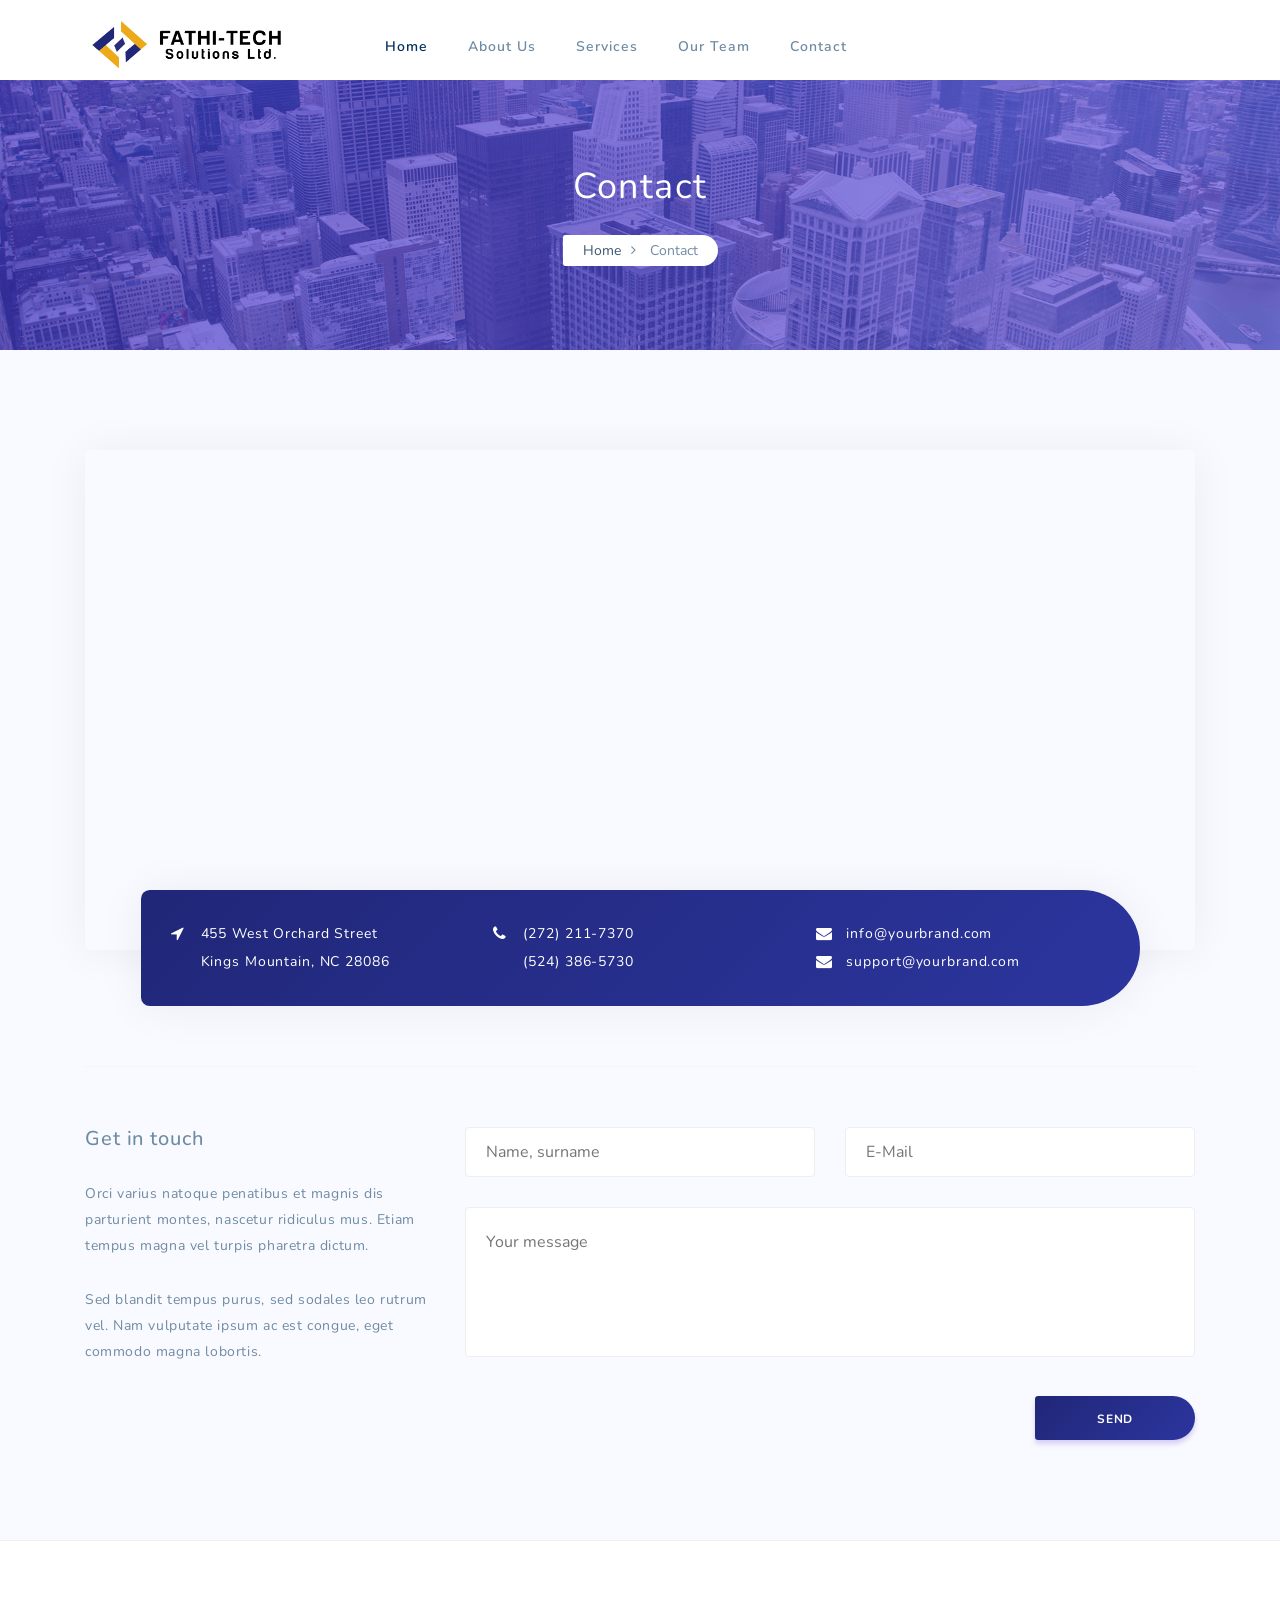
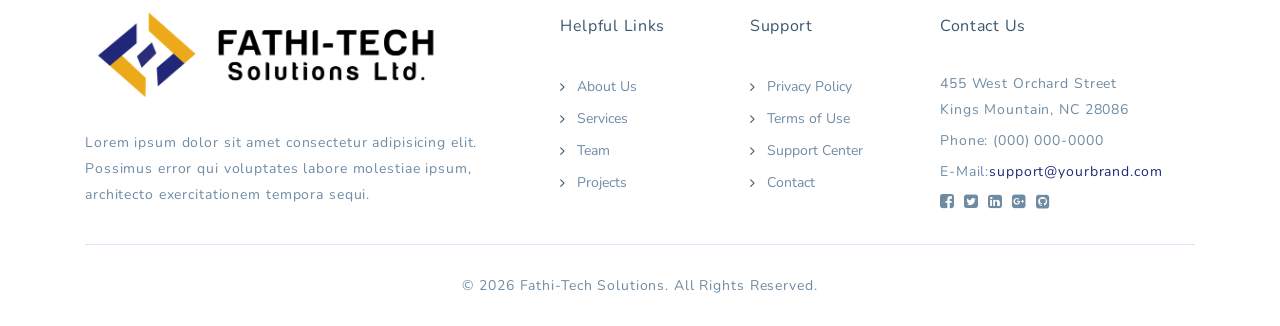
<file: contact.html>
<!DOCTYPE html>
<html lang="en">
<head>
	<meta charset="UTF-8">
	<meta http-equiv="X-UA-Compatible" content="IE=edge">
	<meta name="viewport" content="width=device-width, initial-scale=1">
	<title>Contact US > Fathi-Tech Solutions | PVT LTD</title>
	<meta name="description" content="Fathi-Tech Solutions | PVT LTD" />
	<meta name="keywords" content="fathi-tech, it solutions, website, web applications, mobile app, android, ios" />
	<meta name="author" content="Syd Fathi Al Hussaini"/>

	<!-- Favicon -->
	<link rel="icon" type="image/png" href="assets/images/favicon/favicon.ico" />

	<!-- Bootstrap & Plugins CSS -->
	<link href="assets/css/bootstrap.min.css" rel="stylesheet" type="text/css">
	<link href="assets/css/font-awesome.min.css" rel="stylesheet" type="text/css">

	<!-- Custom CSS -->
	<link href="assets/css/blue5e1f.css?v=2" rel="stylesheet" type="text/css">	
</head>
<body>

	<!-- ***** Preloader Start ***** -->
	<div id="preloader">
		<div id="loader" class="spinner">
			<div id="shadow"></div>
			<div id="box"></div>
		</div>
	</div>
	<!-- ***** Preloader End ***** -->
	
	
	<!-- ***** Header Area Start ***** -->
	<header class="header-area">
		<div class="container">
			<div class="row">
				<div class="col-12">
					<nav class="main-nav">
						<!-- ***** Logo Start ***** -->
						<a href="index.html" class="logo">
							<img src="assets/images/logo.png" height="50" alt="Alya"/>
						</a>
						<!-- ***** Logo End ***** -->


						<!-- ***** Menu Start ***** -->
						<ul class="nav">
							<li class="active"><a href="index.html#welcome">Home</a></li>
							<li><a href="about.html">About Us</a></li>
							<li><a href="services.html">Services</a></li>
							<li><a href="team.html">Our Team</a></li>
							<li><a href="contact.html">Contact</a></li>
							
						</ul>
						<a class="menu-trigger">
							<span>Menu</span>
						</a>
						<!-- ***** Menu End ***** -->
					</nav>
				</div>
			</div>
		</div>
	</header>
	<!-- ***** Header Area End ***** -->

	<section class="page">
		<!-- ***** Page Top Start ***** -->
		<div class="cover" data-image="assets/images/photos/parallax-counter.jpg">
			<div class="page-top">
				<div class="container">
					<div class="row">
						<div class="col-lg-12">
							<h1>Contact</h1>
						</div>
						<div class="col-lg-12">
							<ol class="breadcrumb">
								<li><a href="index.html">Home</a></li>
								<li class="active">Contact</li>
							</ol>
						</div>
					</div>
				</div>
			</div>
		</div>
		<!-- ***** Page Top End ***** -->


		<!-- ***** Page Content Start ***** -->
		<div class="page-bottom">
			<div class="container">
				<div class="row">
					<div class="col-lg-12">
						<div class="contact">
							<div class="map-wrapper">
								<!-- ***** Google Maps Start ***** -->
								<div class="map-canvas"
									data-zoom="12"
									data-lat="-37.811085"
									data-lng="144.955631"
									data-type="roadmap"
									data-hue="#ffc400"
									data-title="Alya"
									data-icon-path="assets/images/marker-blue.png"
									data-content="455 West Orchard Street<br>Kings Mountain, NC 28086<br><br><a href='mailto:support@yourbrand.com'>mailto:support@yourbrand.com</a>">
								</div>
								<!-- ***** Google Maps End ***** -->
							</div>
							<div class="contact-info">
								<div class="row">
									<div class="col-lg-4 col-md-4 col-sm-12">
										<div class="item">
											<i class="fa fa-location-arrow"></i>
											<div class="txt">
												<span>455 West Orchard Street<br>Kings Mountain, NC 28086</span>
											</div>
										</div>
									</div>
									<div class="col-lg-4 col-md-4 col-sm-12">
										<div class="item">
											<i class="fa fa-phone"></i>
											<div class="txt">
												<span>(272) 211-7370<br>(524) 386-5730</span>
											</div>
										</div>
									</div>
									<div class="col-lg-4 col-md-4 col-sm-12">
										<div class="item">
											<i class="fa fa-envelope"></i>
											<div class="txt">
												<span><a href="mailto:info@yourbrand.com">info@yourbrand.com</a></span>
											</div>
										</div>
										<div class="item">
											<i class="fa fa-envelope"></i>
											<div class="txt">
												<span><a href="mailto:support@yourbrand.com">support@yourbrand.com</a></span>
											</div>
										</div>
									</div>
								</div>
							</div>
						</div>
					</div>
					<div class="col-lg-12">
						<div class="contact-bottom">
							<div class="row">
								<!-- ***** Contact Text Start ***** -->
								<div class="col-lg-4 col-md-6 col-sm-12">
									<h5 class="margin-bottom-30">Get in touch</h5>
									<div class="contact-text">
										<p>Orci varius natoque penatibus et magnis dis parturient montes, nascetur ridiculus mus. Etiam tempus magna vel turpis pharetra dictum. </p>
										<p>Sed blandit tempus purus, sed sodales leo rutrum vel. Nam vulputate ipsum ac est congue, eget commodo magna lobortis.</p>
									</div>
								</div>
								<!-- ***** Contact Text End ***** -->

								<!-- ***** Contact Form Start ***** -->
								<div class="col-lg-8 col-md-6 col-sm-12">
									<div class="contact-form">
										<div class="row">
											<div class="col-lg-6 col-md-12 col-sm-12">
												<input type="text" placeholder="Name, surname">
											</div>
											<div class="col-lg-6 col-md-12 col-sm-12">
												<input type="text" placeholder="E-Mail">
											</div>
											<div class="col-lg-12">
												<textarea placeholder="Your message"></textarea>
											</div>
											<div class="col-lg-12">
												<button class="btn-primary-line pull-right">SEND</button>
											</div>
										</div>
									</div>
								</div>
								<!-- ***** Contact Form End ***** -->
							</div>
						</div>
					</div>
				</div>
			</div>
		</div>
		<!-- ***** Page Content End ***** -->

	</section>
	<!-- ***** Footer Start ***** -->
	<footer>
		<div class="container">
			<div class="row">
				<div class="col-lg-5 col-md-12 col-sm-12">
					<img src="assets/images/logo.png" class="logo" width="80%" alt="">
					<div class="text">Lorem ipsum dolor sit amet consectetur adipisicing elit. Possimus error qui voluptates labore molestiae ipsum, architecto exercitationem tempora sequi.</div>
				</div>
				<div class="col-lg-2 col-md-4 col-sm-6 col-6">
					<h5>Helpful Links</h5>
					<ul class="footer-nav">
						<li><a href="#"><i class="fa fa-angle-right"></i><span>About Us</span></a></li>
						<li><a href="#"><i class="fa fa-angle-right"></i><span>Services</span></a></li>
						<li><a href="#"><i class="fa fa-angle-right"></i><span>Team</span></a></li>
						<li><a href="#"><i class="fa fa-angle-right"></i><span>Projects</span></a></li>
					</ul>
				</div>
				<div class="col-lg-2 col-md-4 col-sm-6 col-6">
					<h5>Support</h5>
					<ul class="footer-nav">
						<li><a href="#"><i class="fa fa-angle-right"></i><span>Privacy Policy</span></a></li>
						<li><a href="#"><i class="fa fa-angle-right"></i><span>Terms of Use</span></a></li>
						<li><a href="#"><i class="fa fa-angle-right"></i><span>Support Center</span></a></li>
						<li><a href="#"><i class="fa fa-angle-right"></i><span>Contact</span></a></li>
					</ul>
				</div>
				<div class="col-lg-3 col-md-4 col-sm-12">
					<h5>Contact Us</h5>
					<div class="address">
						<p>455 West Orchard Street<br>Kings Mountain, NC 28086</p>
						<p>Phone: (000) 000-0000</p>
						<p><span>E-Mail:</span><a href="#">support@yourbrand.com</a></p>
						<ul class="social">
							<li><a href="#"><i class="fa fa-facebook-square"></i></a></li>
							<li><a href="#"><i class="fa fa-twitter-square"></i></a></li>
							<li><a href="#"><i class="fa fa-linkedin-square"></i></a></li>
							<li><a href="#"><i class="fa fa-google-plus-square"></i></a></li>
							<li><a href="#"><i class="fa fa-github-square"></i></a></li>
						</ul>
					</div>
				</div>
			</div>
			<div class="row">
				<div class="col-lg-12">
					<p class="copyright">© <span class="year">2020</span> Fathi-Tech Solutions. All Rights Reserved.</p>
				</div>
			</div>
		</div>
	</footer>
	<!-- ***** Footer End ***** -->



	<!-- jQuery -->
	<script src="assets/js/jquery-2.1.0.min.js"></script>

	<!-- Bootstrap -->
	<script src="assets/js/popper.js"></script>
	<script src="assets/js/bootstrap.min.js"></script>

	<!-- Plugins -->
	<script src="assets/js/scrollreveal.min.js"></script>
	<script src="assets/js/parallax.min.js"></script>
	<script src="assets/js/waypoints.min.js"></script>
	<script src="assets/js/jquery.counterup.min.js"></script>
	<script src="assets/js/imgfix.min.js"></script>	
	<script src="assets/js/custom.js"></script>
	
	<script>
		$(function(){
			const date = new Date();
			$('.year').text(date.getFullYear());
		});
	</script>
</body>
</html>
</file>
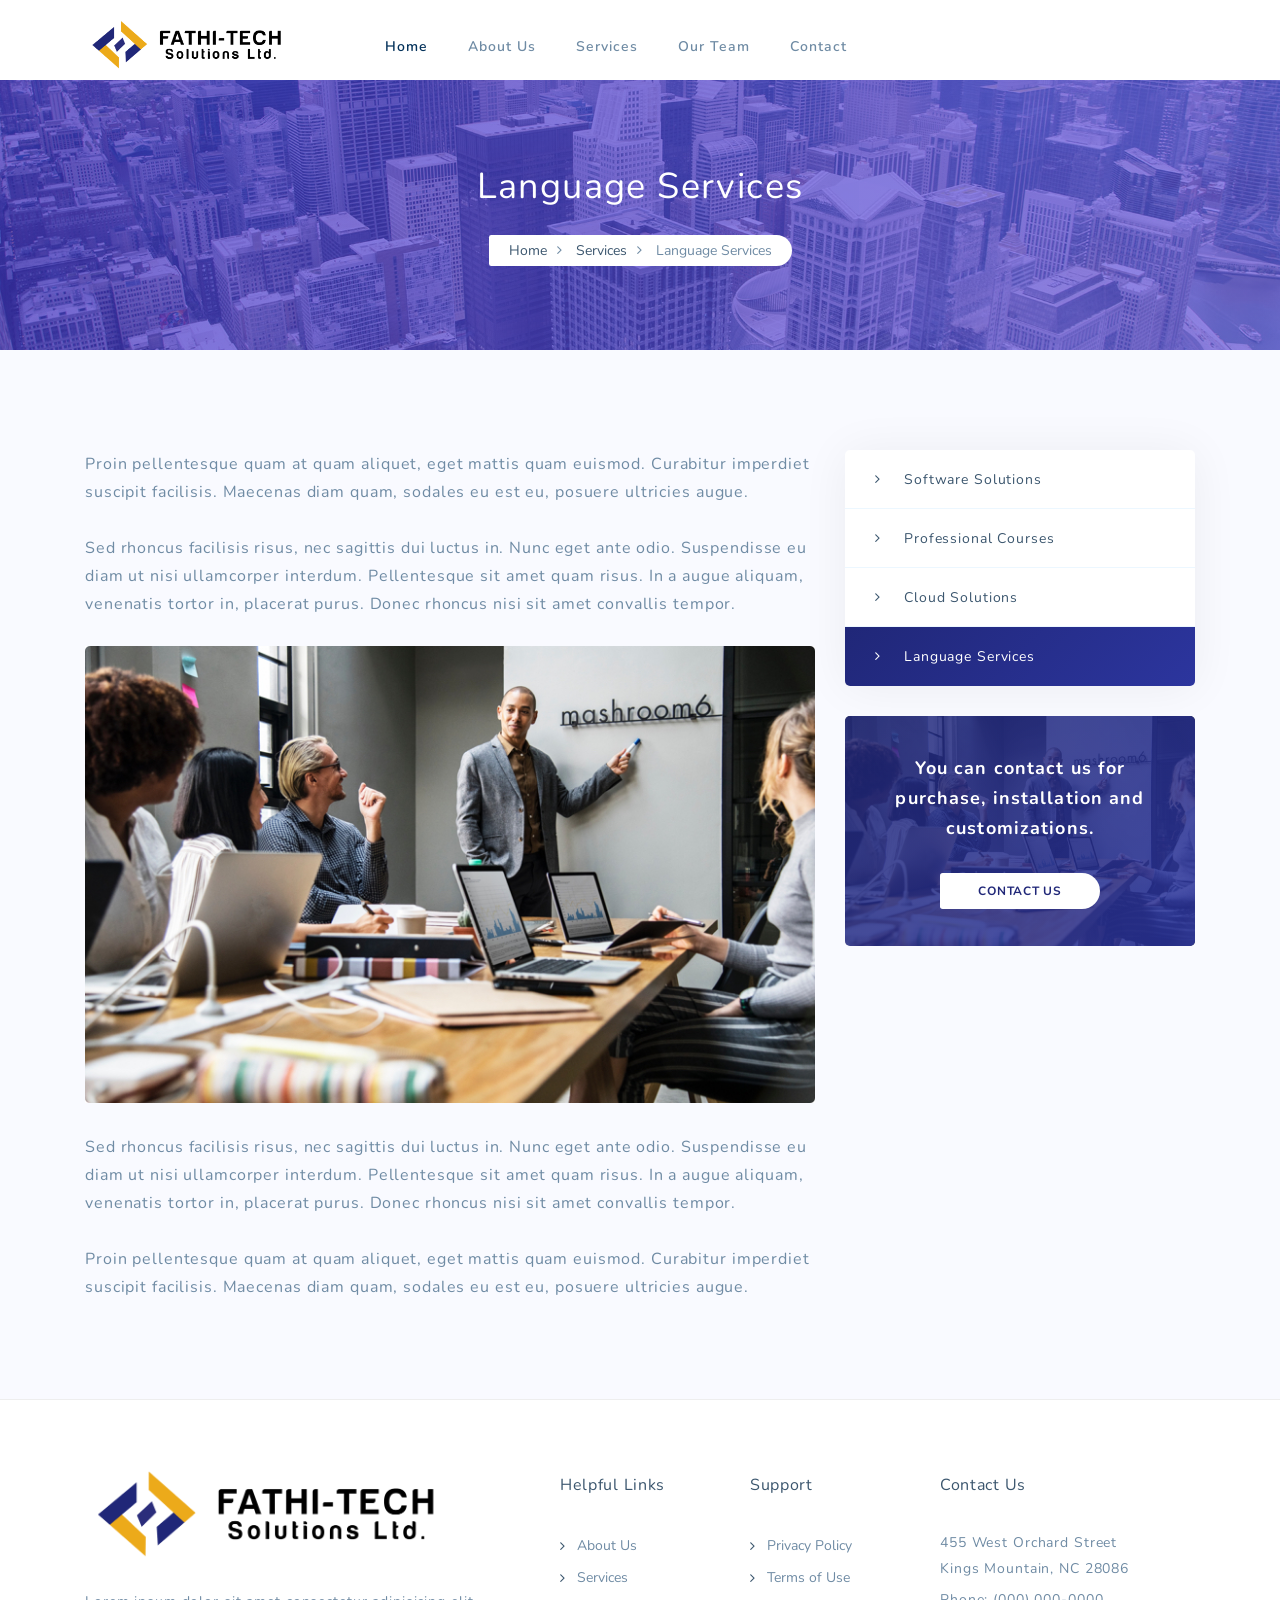
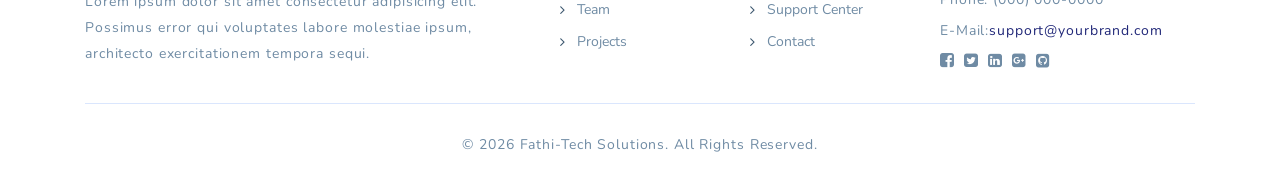
<file: language-services.html>
<!DOCTYPE html>
<html lang="en">
<head>
	<meta charset="UTF-8">
	<meta http-equiv="X-UA-Compatible" content="IE=edge">
	<meta name="viewport" content="width=device-width, initial-scale=1">
	<title>Fathi-Tech Solutions | PVT LTD</title>
	<meta name="description" content="Fathi-Tech Solutions | PVT LTD" />
	<meta name="keywords" content="fathi-tech, it solutions, website, web applications, mobile app, android, ios" />
	<meta name="author" content="Syd Fathi Al Hussaini"/>

	<!-- Favicon -->
	<link rel="icon" type="image/png" href="assets/images/favicon/favicon.ico" />

	<!-- Bootstrap & Plugins CSS -->
	<link href="assets/css/bootstrap.min.css" rel="stylesheet" type="text/css">
	<link href="assets/css/font-awesome.min.css" rel="stylesheet" type="text/css">

	<!-- Custom CSS -->
	<link href="assets/css/blue5e1f.css?v=2" rel="stylesheet" type="text/css">	
</head>
<body>

	<!-- ***** Preloader Start ***** -->
	<div id="preloader">
		<div id="loader" class="spinner">
			<div id="shadow"></div>
			<div id="box"></div>
		</div>
	</div>
	<!-- ***** Preloader End ***** -->
	
	
	<!-- ***** Header Area Start ***** -->
	<header class="header-area">
		<div class="container">
			<div class="row">
				<div class="col-12">
					<nav class="main-nav">
						<!-- ***** Logo Start ***** -->
						<a href="index.html" class="logo">
							<img src="assets/images/logo.png" height="50" alt="Alya"/>
						</a>
						<!-- ***** Logo End ***** -->


						<!-- ***** Menu Start ***** -->
						<ul class="nav">
							<li class="active"><a href="index.html#welcome">Home</a></li>
							<li><a href="about.html">About Us</a></li>
							<li><a href="services.html">Services</a></li>
							<li><a href="team.html">Our Team</a></li>
							<li><a href="contact.html">Contact</a></li>
							
						</ul>
						<a class="menu-trigger">
							<span>Menu</span>
						</a>
						<!-- ***** Menu End ***** -->
					</nav>
				</div>
			</div>
		</div>
	</header>
	<!-- ***** Header Area End ***** -->



	<section class="page">
		<!-- ***** Page Top Start ***** -->
		<div class="cover" data-image="assets/images/photos/parallax-counter.jpg">
			<div class="page-top">
				<div class="container">
					<div class="row">
						<div class="col-lg-12">
							<h1>Language Services</h1>
						</div>
						<div class="col-lg-12">
							<ol class="breadcrumb">
								<li><a href="index.html">Home</a></li>
								<li><a href="services.html">Services</a></li>
								<li class="active">Language Services</li>
							</ol>
						</div>
					</div>
				</div>
			</div>
		</div>
		<!-- ***** Page Top End ***** -->


		<!-- ***** Page Content Start ***** -->
		<div class="page-bottom">
			<div class="container">
				<div class="row">
					<!-- ***** Page Content Start ***** -->
					<div class="col-lg-8 col-md-12 col-sm-12">
						<div class="page-detail">
							<p>Proin pellentesque quam at quam aliquet, eget mattis quam euismod. Curabitur imperdiet suscipit facilisis. Maecenas diam quam, sodales eu est eu, posuere ultricies augue. </p>
							<p>Sed rhoncus facilisis risus, nec sagittis dui luctus in. Nunc eget ante odio. Suspendisse eu diam ut nisi ullamcorper interdum. Pellentesque sit amet quam risus. In a augue aliquam, venenatis tortor in, placerat purus. Donec rhoncus nisi sit amet convallis tempor. </p>
							
							<img src="assets/images/photos/about/3.jpg" class="img-fluid margin-bottom-30" alt="">

							<p>Sed rhoncus facilisis risus, nec sagittis dui luctus in. Nunc eget ante odio. Suspendisse eu diam ut nisi ullamcorper interdum. Pellentesque sit amet quam risus. In a augue aliquam, venenatis tortor in, placerat purus. Donec rhoncus nisi sit amet convallis tempor. </p>


							<p>Proin pellentesque quam at quam aliquet, eget mattis quam euismod. Curabitur imperdiet suscipit facilisis. Maecenas diam quam, sodales eu est eu, posuere ultricies augue. </p>
						</div>
					</div>
					<!-- ***** Page Content End ***** -->

					<!-- ***** Aside Start ***** -->
					<div class="col-lg-4 col-md-12 col-sm-12">
						<aside class="default-aside">
							<div class="sidebar">
								<ul>
									<li><a href="software-solutions.html">Software Solutions</a></li>
									<li><a href="professiona-courses.html">Professional Courses</a></li>
									<li><a href="cloud-solutions.html">Cloud Solutions</a></li>
									<li class="active"><a href="#">Language Services</a></li>
								</ul>

								<div class="box">
									<img src="assets/images/photos/about/1.jpg" alt="">
									<div class="hovered align-self-center">
										<p>You can contact us for purchase, installation and customizations. </p>
										<a href="contact.html" class="btn-white-line">Contact Us</a>
									</div>
								</div>
							</div>
						</aside>
					</div>
					<!-- ***** Aside End ***** -->
				</div>
			</div>
		</div>
		<!-- ***** Page Content End ***** -->

	</section>


	
	<!-- ***** Footer Start ***** -->
	<footer>
		<div class="container">
			<div class="row">
				<div class="col-lg-5 col-md-12 col-sm-12">
					<img src="assets/images/logo.png" class="logo" width="80%" alt="">
					<div class="text">Lorem ipsum dolor sit amet consectetur adipisicing elit. Possimus error qui voluptates labore molestiae ipsum, architecto exercitationem tempora sequi.</div>
				</div>
				<div class="col-lg-2 col-md-4 col-sm-6 col-6">
					<h5>Helpful Links</h5>
					<ul class="footer-nav">
						<li><a href="#"><i class="fa fa-angle-right"></i><span>About Us</span></a></li>
						<li><a href="#"><i class="fa fa-angle-right"></i><span>Services</span></a></li>
						<li><a href="#"><i class="fa fa-angle-right"></i><span>Team</span></a></li>
						<li><a href="#"><i class="fa fa-angle-right"></i><span>Projects</span></a></li>
					</ul>
				</div>
				<div class="col-lg-2 col-md-4 col-sm-6 col-6">
					<h5>Support</h5>
					<ul class="footer-nav">
						<li><a href="#"><i class="fa fa-angle-right"></i><span>Privacy Policy</span></a></li>
						<li><a href="#"><i class="fa fa-angle-right"></i><span>Terms of Use</span></a></li>
						<li><a href="#"><i class="fa fa-angle-right"></i><span>Support Center</span></a></li>
						<li><a href="#"><i class="fa fa-angle-right"></i><span>Contact</span></a></li>
					</ul>
				</div>
				<div class="col-lg-3 col-md-4 col-sm-12">
					<h5>Contact Us</h5>
					<div class="address">
						<p>455 West Orchard Street<br>Kings Mountain, NC 28086</p>
						<p>Phone: (000) 000-0000</p>
						<p><span>E-Mail:</span><a href="#">support@yourbrand.com</a></p>
						<ul class="social">
							<li><a href="#"><i class="fa fa-facebook-square"></i></a></li>
							<li><a href="#"><i class="fa fa-twitter-square"></i></a></li>
							<li><a href="#"><i class="fa fa-linkedin-square"></i></a></li>
							<li><a href="#"><i class="fa fa-google-plus-square"></i></a></li>
							<li><a href="#"><i class="fa fa-github-square"></i></a></li>
						</ul>
					</div>
				</div>
			</div>
			<div class="row">
				<div class="col-lg-12">
					<p class="copyright">© <span class="year">2020</span> Fathi-Tech Solutions. All Rights Reserved.</p>
				</div>
			</div>
		</div>
	</footer>
	<!-- ***** Footer End ***** -->



	<!-- jQuery -->
	<script src="assets/js/jquery-2.1.0.min.js"></script>

	<!-- Bootstrap -->
	<script src="assets/js/popper.js"></script>
	<script src="assets/js/bootstrap.min.js"></script>

	<!-- Plugins -->
	<script src="assets/js/scrollreveal.min.js"></script>
	<script src="assets/js/parallax.min.js"></script>
	<script src="assets/js/waypoints.min.js"></script>
	<script src="assets/js/jquery.counterup.min.js"></script>
	<script src="assets/js/imgfix.min.js"></script>	
	<script src="assets/js/custom.js"></script>
	
	<script>
		$(function(){
			const date = new Date();
			$('.year').text(date.getFullYear());
		});
	</script>
</body>
</html>
</file>
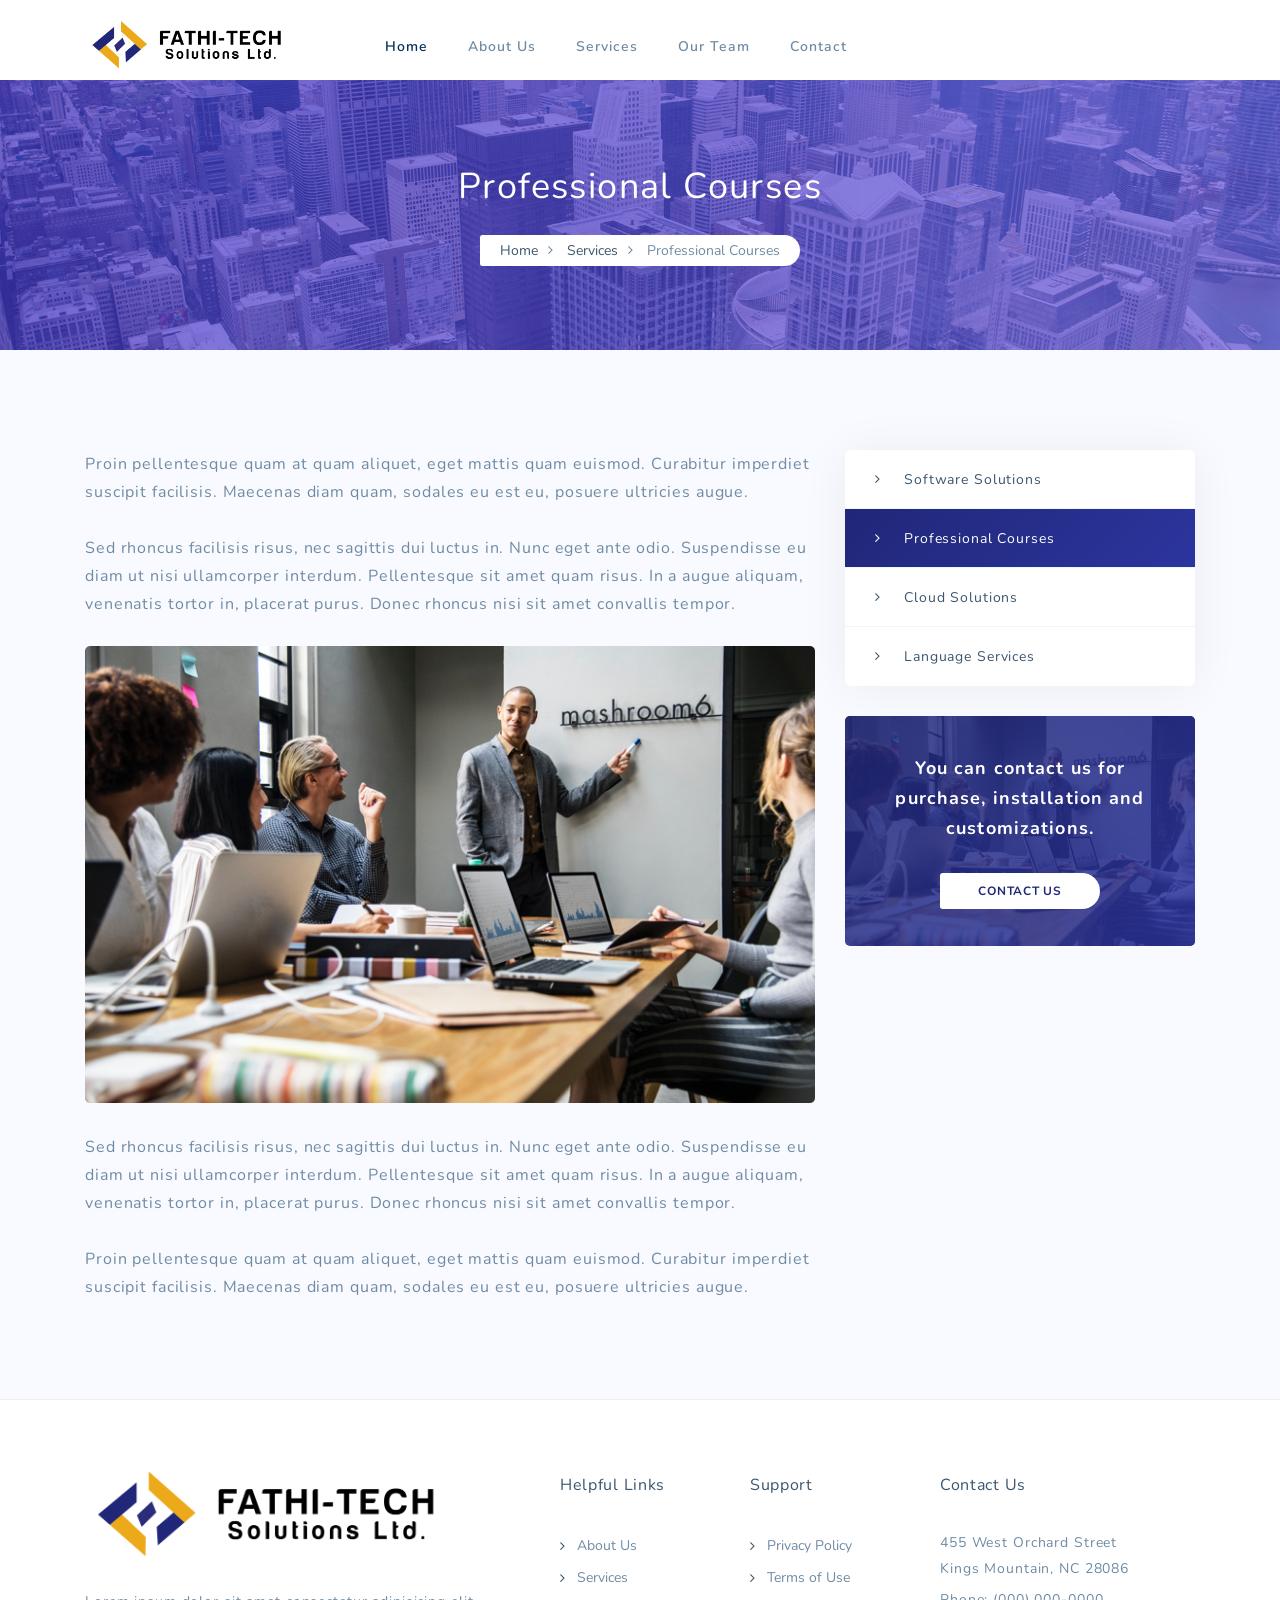
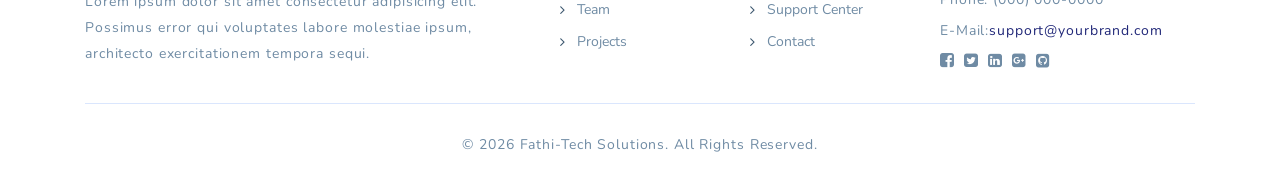
<file: professiona-courses.html>
<!DOCTYPE html>
<html lang="en">
<head>
	<meta charset="UTF-8">
	<meta http-equiv="X-UA-Compatible" content="IE=edge">
	<meta name="viewport" content="width=device-width, initial-scale=1">
	<title>Fathi-Tech Solutions | PVT LTD</title>
	<meta name="description" content="Fathi-Tech Solutions | PVT LTD" />
	<meta name="keywords" content="fathi-tech, it solutions, website, web applications, mobile app, android, ios" />
	<meta name="author" content="Syd Fathi Al Hussaini"/>

	<!-- Favicon -->
	<link rel="icon" type="image/png" href="assets/images/favicon/favicon.ico" />

	<!-- Bootstrap & Plugins CSS -->
	<link href="assets/css/bootstrap.min.css" rel="stylesheet" type="text/css">
	<link href="assets/css/font-awesome.min.css" rel="stylesheet" type="text/css">

	<!-- Custom CSS -->
	<link href="assets/css/blue5e1f.css?v=2" rel="stylesheet" type="text/css">	
</head>
<body>

	<!-- ***** Preloader Start ***** -->
	<div id="preloader">
		<div id="loader" class="spinner">
			<div id="shadow"></div>
			<div id="box"></div>
		</div>
	</div>
	<!-- ***** Preloader End ***** -->
	
	
	<!-- ***** Header Area Start ***** -->
	<header class="header-area">
		<div class="container">
			<div class="row">
				<div class="col-12">
					<nav class="main-nav">
						<!-- ***** Logo Start ***** -->
						<a href="index.html" class="logo">
							<img src="assets/images/logo.png" height="50" alt="Alya"/>
						</a>
						<!-- ***** Logo End ***** -->


						<!-- ***** Menu Start ***** -->
						<ul class="nav">
							<li class="active"><a href="index.html#welcome">Home</a></li>
							<li><a href="about.html">About Us</a></li>
							<li><a href="services.html">Services</a></li>
							<li><a href="team.html">Our Team</a></li>
							<li><a href="contact.html">Contact</a></li>
							
						</ul>
						<a class="menu-trigger">
							<span>Menu</span>
						</a>
						<!-- ***** Menu End ***** -->
					</nav>
				</div>
			</div>
		</div>
	</header>
	<!-- ***** Header Area End ***** -->



	<section class="page">
		<!-- ***** Page Top Start ***** -->
		<div class="cover" data-image="assets/images/photos/parallax-counter.jpg">
			<div class="page-top">
				<div class="container">
					<div class="row">
						<div class="col-lg-12">
							<h1>Professional Courses</h1>
						</div>
						<div class="col-lg-12">
							<ol class="breadcrumb">
								<li><a href="index.html">Home</a></li>
								<li><a href="services.html">Services</a></li>
								<li class="active">Professional Courses</li>
							</ol>
						</div>
					</div>
				</div>
			</div>
		</div>
		<!-- ***** Page Top End ***** -->


		<!-- ***** Page Content Start ***** -->
		<div class="page-bottom">
			<div class="container">
				<div class="row">
					<!-- ***** Page Content Start ***** -->
					<div class="col-lg-8 col-md-12 col-sm-12">
						<div class="page-detail">
							<p>Proin pellentesque quam at quam aliquet, eget mattis quam euismod. Curabitur imperdiet suscipit facilisis. Maecenas diam quam, sodales eu est eu, posuere ultricies augue. </p>
							<p>Sed rhoncus facilisis risus, nec sagittis dui luctus in. Nunc eget ante odio. Suspendisse eu diam ut nisi ullamcorper interdum. Pellentesque sit amet quam risus. In a augue aliquam, venenatis tortor in, placerat purus. Donec rhoncus nisi sit amet convallis tempor. </p>
							
							<img src="assets/images/photos/about/3.jpg" class="img-fluid margin-bottom-30" alt="">

							<p>Sed rhoncus facilisis risus, nec sagittis dui luctus in. Nunc eget ante odio. Suspendisse eu diam ut nisi ullamcorper interdum. Pellentesque sit amet quam risus. In a augue aliquam, venenatis tortor in, placerat purus. Donec rhoncus nisi sit amet convallis tempor. </p>


							<p>Proin pellentesque quam at quam aliquet, eget mattis quam euismod. Curabitur imperdiet suscipit facilisis. Maecenas diam quam, sodales eu est eu, posuere ultricies augue. </p>
						</div>
					</div>
					<!-- ***** Page Content End ***** -->

					<!-- ***** Aside Start ***** -->
					<div class="col-lg-4 col-md-12 col-sm-12">
						<aside class="default-aside">
							<div class="sidebar">
								<ul>
									<li><a href="software-solutions.html">Software Solutions</a></li>
									<li class="active"><a href="#">Professional Courses</a></li>
									<li><a href="cloud-solutions.html">Cloud Solutions</a></li>
									<li><a href="language-services.html">Language Services</a></li>
								</ul>

								<div class="box">
									<img src="assets/images/photos/about/1.jpg" alt="">
									<div class="hovered align-self-center">
										<p>You can contact us for purchase, installation and customizations. </p>
										<a href="contact.html" class="btn-white-line">Contact Us</a>
									</div>
								</div>
							</div>
						</aside>
					</div>
					<!-- ***** Aside End ***** -->
				</div>
			</div>
		</div>
		<!-- ***** Page Content End ***** -->

	</section>


	
	<!-- ***** Footer Start ***** -->
	<footer>
		<div class="container">
			<div class="row">
				<div class="col-lg-5 col-md-12 col-sm-12">
					<img src="assets/images/logo.png" class="logo" width="80%" alt="">
					<div class="text">Lorem ipsum dolor sit amet consectetur adipisicing elit. Possimus error qui voluptates labore molestiae ipsum, architecto exercitationem tempora sequi.</div>
				</div>
				<div class="col-lg-2 col-md-4 col-sm-6 col-6">
					<h5>Helpful Links</h5>
					<ul class="footer-nav">
						<li><a href="#"><i class="fa fa-angle-right"></i><span>About Us</span></a></li>
						<li><a href="#"><i class="fa fa-angle-right"></i><span>Services</span></a></li>
						<li><a href="#"><i class="fa fa-angle-right"></i><span>Team</span></a></li>
						<li><a href="#"><i class="fa fa-angle-right"></i><span>Projects</span></a></li>
					</ul>
				</div>
				<div class="col-lg-2 col-md-4 col-sm-6 col-6">
					<h5>Support</h5>
					<ul class="footer-nav">
						<li><a href="#"><i class="fa fa-angle-right"></i><span>Privacy Policy</span></a></li>
						<li><a href="#"><i class="fa fa-angle-right"></i><span>Terms of Use</span></a></li>
						<li><a href="#"><i class="fa fa-angle-right"></i><span>Support Center</span></a></li>
						<li><a href="#"><i class="fa fa-angle-right"></i><span>Contact</span></a></li>
					</ul>
				</div>
				<div class="col-lg-3 col-md-4 col-sm-12">
					<h5>Contact Us</h5>
					<div class="address">
						<p>455 West Orchard Street<br>Kings Mountain, NC 28086</p>
						<p>Phone: (000) 000-0000</p>
						<p><span>E-Mail:</span><a href="#">support@yourbrand.com</a></p>
						<ul class="social">
							<li><a href="#"><i class="fa fa-facebook-square"></i></a></li>
							<li><a href="#"><i class="fa fa-twitter-square"></i></a></li>
							<li><a href="#"><i class="fa fa-linkedin-square"></i></a></li>
							<li><a href="#"><i class="fa fa-google-plus-square"></i></a></li>
							<li><a href="#"><i class="fa fa-github-square"></i></a></li>
						</ul>
					</div>
				</div>
			</div>
			<div class="row">
				<div class="col-lg-12">
					<p class="copyright">© <span class="year">2020</span> Fathi-Tech Solutions. All Rights Reserved.</p>
				</div>
			</div>
		</div>
	</footer>
	<!-- ***** Footer End ***** -->



	<!-- jQuery -->
	<script src="assets/js/jquery-2.1.0.min.js"></script>

	<!-- Bootstrap -->
	<script src="assets/js/popper.js"></script>
	<script src="assets/js/bootstrap.min.js"></script>

	<!-- Plugins -->
	<script src="assets/js/scrollreveal.min.js"></script>
	<script src="assets/js/parallax.min.js"></script>
	<script src="assets/js/waypoints.min.js"></script>
	<script src="assets/js/jquery.counterup.min.js"></script>
	<script src="assets/js/imgfix.min.js"></script>	
	<script src="assets/js/custom.js"></script>
	
	<script>
		$(function(){
			const date = new Date();
			$('.year').text(date.getFullYear());
		});
	</script>
</body>
</html>
</file>
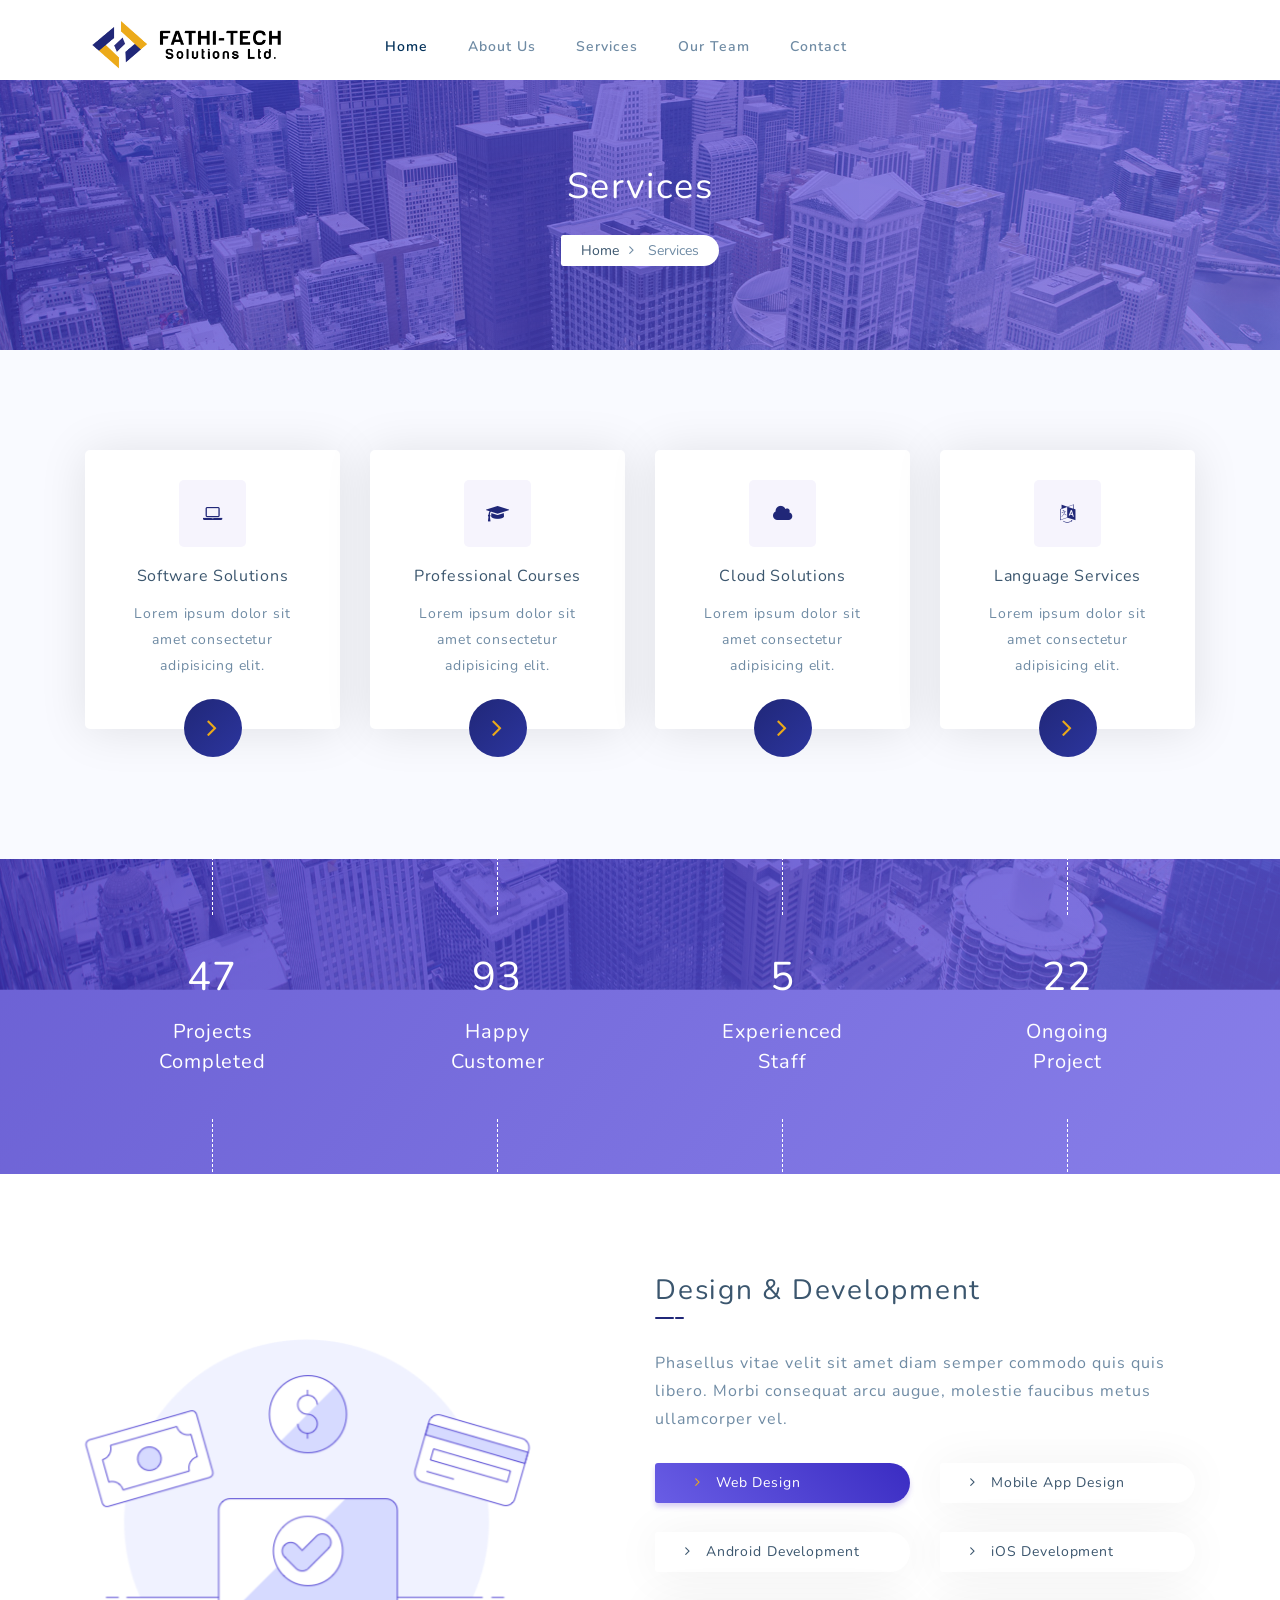
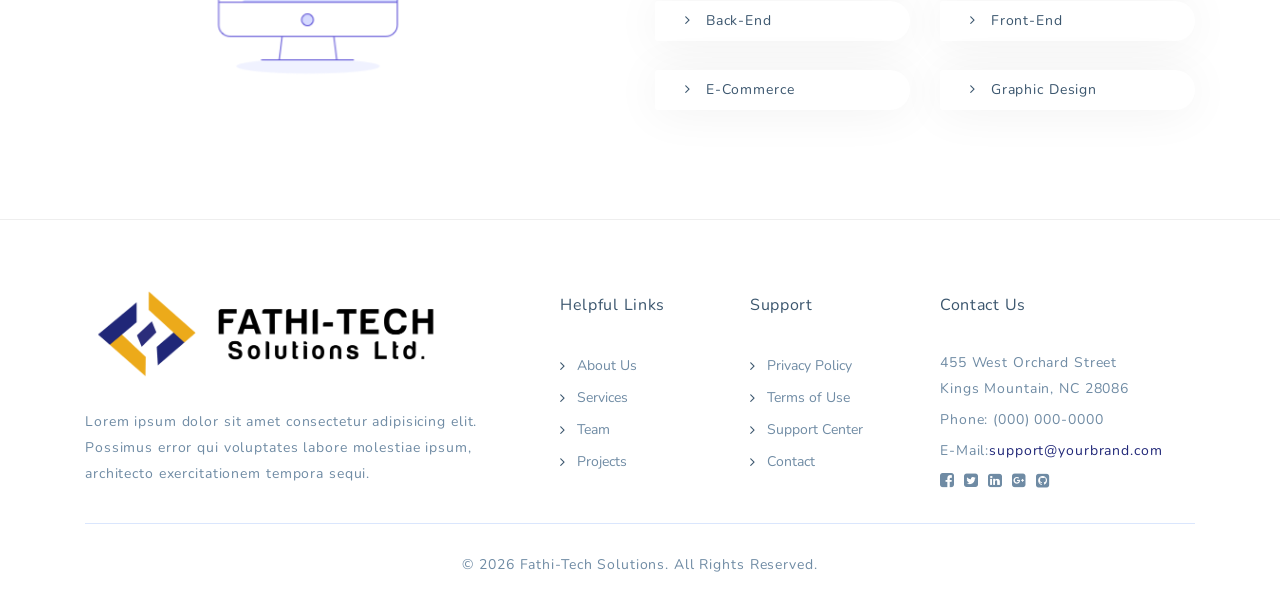
<file: services.html>
<!DOCTYPE html>
<html lang="en">
<head>
	<meta charset="UTF-8">
	<meta http-equiv="X-UA-Compatible" content="IE=edge">
	<meta name="viewport" content="width=device-width, initial-scale=1">
	<title>Services > Fathi-Tech Solutions | PVT LTD</title>
	<meta name="description" content="Fathi-Tech Solutions | PVT LTD" />
	<meta name="keywords" content="fathi-tech, it solutions, website, web applications, mobile app, android, ios" />
	<meta name="author" content="Syd Fathi Al Hussaini"/>

	<!-- Favicon -->
	<link rel="icon" type="image/png" href="assets/images/favicon/favicon.ico" />

	<!-- Bootstrap & Plugins CSS -->
	<link href="assets/css/bootstrap.min.css" rel="stylesheet" type="text/css">
	<link href="assets/css/font-awesome.min.css" rel="stylesheet" type="text/css">

	<!-- Custom CSS -->
	<link href="assets/css/blue5e1f.css?v=2" rel="stylesheet" type="text/css">	
</head>
<body>

	<!-- ***** Preloader Start ***** -->
	<div id="preloader">
		<div id="loader" class="spinner">
			<div id="shadow"></div>
			<div id="box"></div>
		</div>
	</div>
	<!-- ***** Preloader End ***** -->
	
	
	<!-- ***** Header Area Start ***** -->
	<header class="header-area">
		<div class="container">
			<div class="row">
				<div class="col-12">
					<nav class="main-nav">
						<!-- ***** Logo Start ***** -->
						<a href="index.html" class="logo">
							<img src="assets/images/logo.png" height="50" alt="Alya"/>
						</a>
						<!-- ***** Logo End ***** -->


						<!-- ***** Menu Start ***** -->
						<ul class="nav">
							<li class="active"><a href="index.html#welcome">Home</a></li>
							<li><a href="about.html">About Us</a></li>
							<li><a href="services.html">Services</a></li>
							<li><a href="team.html">Our Team</a></li>
							<li><a href="contact.html">Contact</a></li>
							
						</ul>
						<a class="menu-trigger">
							<span>Menu</span>
						</a>
						<!-- ***** Menu End ***** -->
					</nav>
				</div>
			</div>
		</div>
	</header>
	<!-- ***** Header Area End ***** -->



	<section class="page">
		<!-- ***** Page Top Start ***** -->
		<div class="cover" data-image="assets/images/photos/parallax-counter.jpg">
			<div class="page-top">
				<div class="container">
					<div class="row">
						<div class="col-lg-12">
							<h1>Services</h1>
						</div>
						<div class="col-lg-12">
							<ol class="breadcrumb">
								<li><a href="index.html">Home</a></li>
								<li class="active">Services</li>
							</ol>
						</div>
					</div>
				</div>
			</div>
		</div>
		<!-- ***** Page Top End ***** -->


		<!-- ***** Page Content Start ***** -->
		<div class="page-bottom">
			<div class="container">
				<div class="row">
					<!-- ***** Features Small Item Start ***** -->
					<div class="col-lg-3 col-md-6 col-sm-6 col-12">
						<a href="software-solutions.html" class="features-small-item">
							<div class="icon">
								<i class="fa fa-laptop"></i>
							</div>
							<h5 class="features-title">Software Solutions</h5>
							<p>Lorem ipsum dolor sit amet consectetur adipisicing elit.</p>
							<div class="next">
								<i class="fa fa-angle-right"></i>
							</div>
						</a>
					</div>
					<!-- ***** Features Small Item End ***** -->

					<!-- ***** Features Small Item Start ***** -->
					<div class="col-lg-3 col-md-6 col-sm-6 col-12">
						<a href="professional-courses.html" class="features-small-item">
							<div class="icon">
								<i class="fa fa-graduation-cap"></i>
							</div>
							<h5 class="features-title">Professional Courses</h5>
							<p>Lorem ipsum dolor sit amet consectetur adipisicing elit.</p>
							<div class="next">
								<i class="fa fa-angle-right"></i>
							</div>
						</a>
					</div>
					<!-- ***** Features Small Item End ***** -->

					<!-- ***** Features Small Item Start ***** -->
					<div class="col-lg-3 col-md-6 col-sm-6 col-12">
						<a href="cloud-solutions.html" class="features-small-item">
							<div class="icon">
								<i class="fa fa-cloud"></i>
							</div>
							<h5 class="features-title">Cloud Solutions</h5>
							<p>Lorem ipsum dolor sit amet consectetur adipisicing elit.</p>
							<div class="next">
								<i class="fa fa-angle-right"></i>
							</div>
						</a>
					</div>
					<!-- ***** Features Small Item End ***** -->

					<!-- ***** Features Small Item Start ***** -->
					<div class="col-lg-3 col-md-6 col-sm-6 col-12">
						<a href="language-services.html" class="features-small-item">
							<div class="icon">
								<i class="fa fa-language"></i>
							</div>
							<h5 class="features-title">Language Services</h5>
							<p>Lorem ipsum dolor sit amet consectetur adipisicing elit.</p>
							<div class="next">
								<i class="fa fa-angle-right"></i>
							</div>
						</a>
					</div>
					<!-- ***** Features Small Item End ***** -->
				</div>
			</div>
		</div>
		<!-- ***** Page Content End ***** -->
	</section>


	<!-- ***** Counter Parallax Start ***** -->
	<section class="parallax-counter" id="counter">
		<div class="parallax-content">
			<div class="container">
				<div class="row">
					<div class="col-lg-3 col-md-6 col-sm-12">
						<div class="count-item">
							<strong>96</strong>
							<span>Projects<br>Completed</span>
						</div>
					</div>
					<div class="col-lg-3 col-md-6 col-sm-12">
						<div class="count-item">
							<strong>190</strong>
							<span>Happy<br>Customer</span>
						</div>
					</div>
					<div class="col-lg-3 col-md-6 col-sm-12">
						<div class="count-item">
							<strong>12</strong>
							<span>Experienced<br>Staff</span>
						</div>
					</div>
					<div class="col-lg-3 col-md-6 col-sm-12">
						<div class="count-item">
							<strong>46</strong>
							<span>Ongoing<br>Project</span>
						</div>
					</div>
				</div>
			</div>
		</div>
	</section>
	<!-- ***** Counter Parallax End ***** -->


	<!-- ***** Features Big Item Start ***** -->
	<section class="section padding-bottom-80">
		<div class="container">
			<div class="row">
				<div class="col-lg-5 col-md-12 col-sm-12 align-self-center mobile-bottom-fix-big" data-scroll-reveal="enter left move 30px over 0.6s after 0.4s">
					<img src="assets/images/photos/features/blue-2.png" class="img-fluid d-block mx-auto" alt="App">
				</div>
				<div class="col-lg-1"></div>
				<div class="col-lg-6 col-md-12 col-sm-12 align-self-center mobile-bottom-fix">
					<div class="left-heading">
						<h2 class="section-title">Design & Development</h2>
					</div>
					<div class="left-text">
						<p>Phasellus vitae velit sit amet diam semper commodo quis quis libero. Morbi consequat arcu augue, molestie faucibus metus ullamcorper vel.</p>
						<div class="row">
							<div class="col-lg-6 col-md-6 col-sm-12">
								<a class="btn-home active" href="#">
									<i class="fa fa-angle-right"></i>
									<span>Web Design</span>
								</a>
							</div>
							<div class="col-lg-6 col-md-6 col-sm-12">
								<a class="btn-home" href="#">
									<i class="fa fa-angle-right"></i>
									<span>Mobile App Design</span>
								</a>
							</div>
							<div class="col-lg-6 col-md-6 col-sm-12">
								<a class="btn-home" href="#">
									<i class="fa fa-angle-right"></i>
									<span>Android Development</span>
								</a>
							</div>
							<div class="col-lg-6 col-md-6 col-sm-12">
								<a class="btn-home" href="#">
									<i class="fa fa-angle-right"></i>
									<span>iOS Development</span>
								</a>
							</div>
							<div class="col-lg-6 col-md-6 col-sm-12">
								<a class="btn-home" href="#">
									<i class="fa fa-angle-right"></i>
									<span>Back-End</span>
								</a>
							</div>
							<div class="col-lg-6 col-md-6 col-sm-12">
								<a class="btn-home" href="#">
									<i class="fa fa-angle-right"></i>
									<span>Front-End</span>
								</a>
							</div>
							<div class="col-lg-6 col-md-6 col-sm-12">
								<a class="btn-home" href="#">
									<i class="fa fa-angle-right"></i>
									<span>E-Commerce</span>
								</a>
							</div>
							<div class="col-lg-6 col-md-6 col-sm-12">
								<a class="btn-home" href="#">
									<i class="fa fa-angle-right"></i>
									<span>Graphic Design</span>
								</a>
							</div>
						</div>
					</div>
				</div>
			</div>
		</div>
	</section>
	<!-- ***** Features Big Item End ***** -->


	
<!-- ***** Footer Start ***** -->
<footer>
	<div class="container">
		<div class="row">
			<div class="col-lg-5 col-md-12 col-sm-12">
				<img src="assets/images/logo.png" class="logo" width="80%" alt="">
				<div class="text">Lorem ipsum dolor sit amet consectetur adipisicing elit. Possimus error qui voluptates labore molestiae ipsum, architecto exercitationem tempora sequi.</div>
			</div>
			<div class="col-lg-2 col-md-4 col-sm-6 col-6">
				<h5>Helpful Links</h5>
				<ul class="footer-nav">
					<li><a href="#"><i class="fa fa-angle-right"></i><span>About Us</span></a></li>
					<li><a href="#"><i class="fa fa-angle-right"></i><span>Services</span></a></li>
					<li><a href="#"><i class="fa fa-angle-right"></i><span>Team</span></a></li>
					<li><a href="#"><i class="fa fa-angle-right"></i><span>Projects</span></a></li>
				</ul>
			</div>
			<div class="col-lg-2 col-md-4 col-sm-6 col-6">
				<h5>Support</h5>
				<ul class="footer-nav">
					<li><a href="#"><i class="fa fa-angle-right"></i><span>Privacy Policy</span></a></li>
					<li><a href="#"><i class="fa fa-angle-right"></i><span>Terms of Use</span></a></li>
					<li><a href="#"><i class="fa fa-angle-right"></i><span>Support Center</span></a></li>
					<li><a href="#"><i class="fa fa-angle-right"></i><span>Contact</span></a></li>
				</ul>
			</div>
			<div class="col-lg-3 col-md-4 col-sm-12">
				<h5>Contact Us</h5>
				<div class="address">
					<p>455 West Orchard Street<br>Kings Mountain, NC 28086</p>
					<p>Phone: (000) 000-0000</p>
					<p><span>E-Mail:</span><a href="#">support@yourbrand.com</a></p>
					<ul class="social">
						<li><a href="#"><i class="fa fa-facebook-square"></i></a></li>
						<li><a href="#"><i class="fa fa-twitter-square"></i></a></li>
						<li><a href="#"><i class="fa fa-linkedin-square"></i></a></li>
						<li><a href="#"><i class="fa fa-google-plus-square"></i></a></li>
						<li><a href="#"><i class="fa fa-github-square"></i></a></li>
					</ul>
				</div>
			</div>
		</div>
		<div class="row">
			<div class="col-lg-12">
				<p class="copyright">© <span class="year">2020</span> Fathi-Tech Solutions. All Rights Reserved.</p>
			</div>
		</div>
	</div>
</footer>
<!-- ***** Footer End ***** -->



<!-- jQuery -->
<script src="assets/js/jquery-2.1.0.min.js"></script>

<!-- Bootstrap -->
<script src="assets/js/popper.js"></script>
<script src="assets/js/bootstrap.min.js"></script>

<!-- Plugins -->
<script src="assets/js/scrollreveal.min.js"></script>
<script src="assets/js/parallax.min.js"></script>
<script src="assets/js/waypoints.min.js"></script>
<script src="assets/js/jquery.counterup.min.js"></script>
<script src="assets/js/imgfix.min.js"></script>	
<script src="assets/js/custom.js"></script>

<script>
	$(function(){
		const date = new Date();
		$('.year').text(date.getFullYear());
	});
</script>
</body>
</html>
</file>
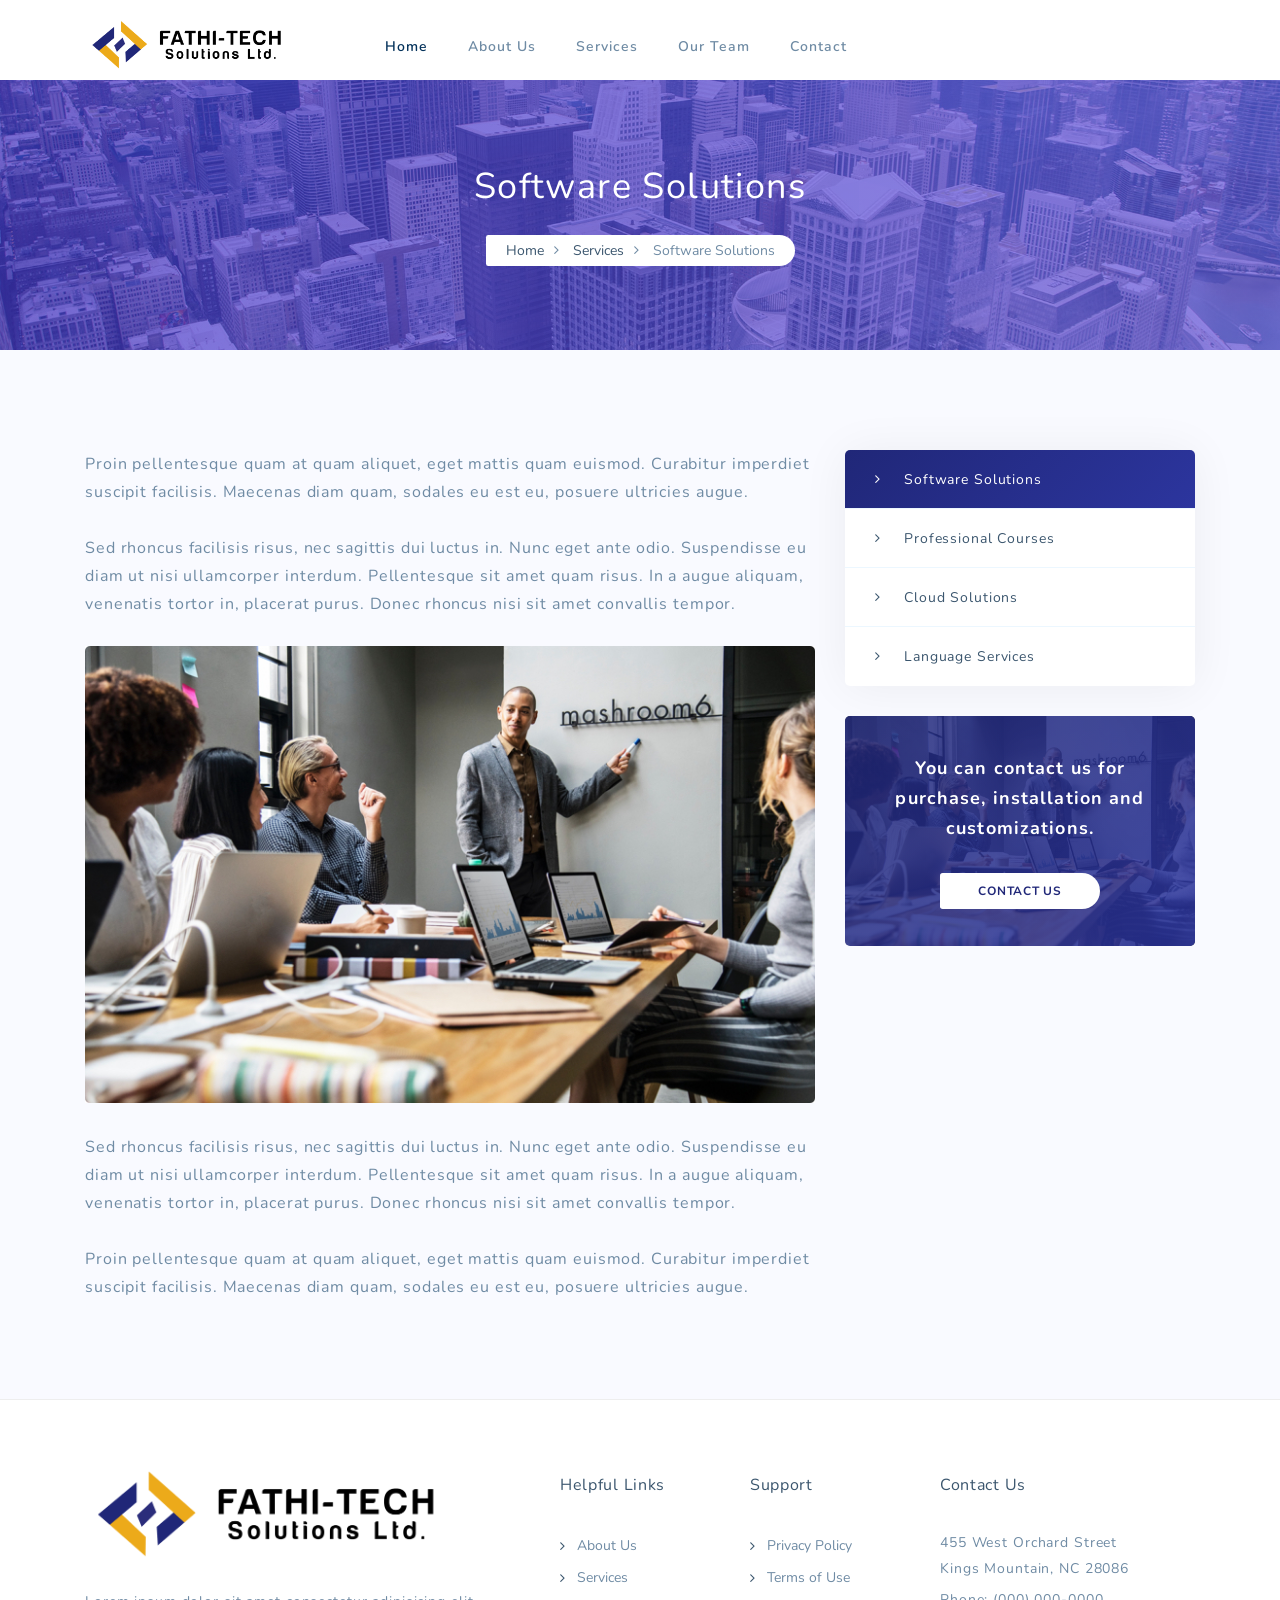
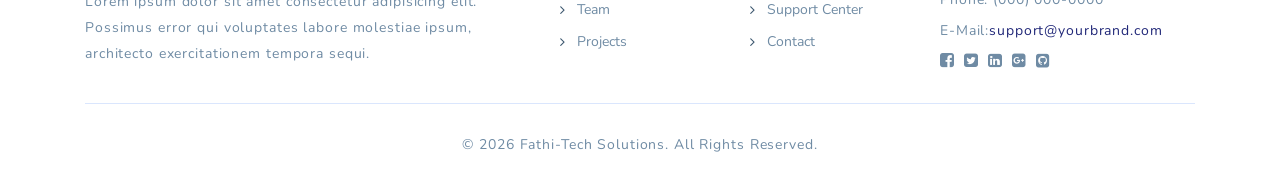
<file: software-solutions.html>
<!DOCTYPE html>
<html lang="en">
<head>
	<meta charset="UTF-8">
	<meta http-equiv="X-UA-Compatible" content="IE=edge">
	<meta name="viewport" content="width=device-width, initial-scale=1">
	<title>Fathi-Tech Solutions | PVT LTD</title>
	<meta name="description" content="Fathi-Tech Solutions | PVT LTD" />
	<meta name="keywords" content="fathi-tech, it solutions, website, web applications, mobile app, android, ios" />
	<meta name="author" content="Syd Fathi Al Hussaini"/>

	<!-- Favicon -->
	<link rel="icon" type="image/png" href="assets/images/favicon/favicon.ico" />

	<!-- Bootstrap & Plugins CSS -->
	<link href="assets/css/bootstrap.min.css" rel="stylesheet" type="text/css">
	<link href="assets/css/font-awesome.min.css" rel="stylesheet" type="text/css">

	<!-- Custom CSS -->
	<link href="assets/css/blue5e1f.css?v=2" rel="stylesheet" type="text/css">	
</head>
<body>

	<!-- ***** Preloader Start ***** -->
	<div id="preloader">
		<div id="loader" class="spinner">
			<div id="shadow"></div>
			<div id="box"></div>
		</div>
	</div>
	<!-- ***** Preloader End ***** -->
	
	
	<!-- ***** Header Area Start ***** -->
	<header class="header-area">
		<div class="container">
			<div class="row">
				<div class="col-12">
					<nav class="main-nav">
						<!-- ***** Logo Start ***** -->
						<a href="index.html" class="logo">
							<img src="assets/images/logo.png" height="50" alt="Alya"/>
						</a>
						<!-- ***** Logo End ***** -->


						<!-- ***** Menu Start ***** -->
						<ul class="nav">
							<li class="active"><a href="index.html#welcome">Home</a></li>
							<li><a href="about.html">About Us</a></li>
							<li><a href="services.html">Services</a></li>
							<li><a href="team.html">Our Team</a></li>
							<li><a href="contact.html">Contact</a></li>
							
						</ul>
						<a class="menu-trigger">
							<span>Menu</span>
						</a>
						<!-- ***** Menu End ***** -->
					</nav>
				</div>
			</div>
		</div>
	</header>
	<!-- ***** Header Area End ***** -->



	<section class="page">
		<!-- ***** Page Top Start ***** -->
		<div class="cover" data-image="assets/images/photos/parallax-counter.jpg">
			<div class="page-top">
				<div class="container">
					<div class="row">
						<div class="col-lg-12">
							<h1>Software Solutions</h1>
						</div>
						<div class="col-lg-12">
							<ol class="breadcrumb">
								<li><a href="index.html">Home</a></li>
								<li><a href="services.html">Services</a></li>
								<li class="active">Software Solutions</li>
							</ol>
						</div>
					</div>
				</div>
			</div>
		</div>
		<!-- ***** Page Top End ***** -->


		<!-- ***** Page Content Start ***** -->
		<div class="page-bottom">
			<div class="container">
				<div class="row">
					<!-- ***** Page Content Start ***** -->
					<div class="col-lg-8 col-md-12 col-sm-12">
						<div class="page-detail">
							<p>Proin pellentesque quam at quam aliquet, eget mattis quam euismod. Curabitur imperdiet suscipit facilisis. Maecenas diam quam, sodales eu est eu, posuere ultricies augue. </p>
							<p>Sed rhoncus facilisis risus, nec sagittis dui luctus in. Nunc eget ante odio. Suspendisse eu diam ut nisi ullamcorper interdum. Pellentesque sit amet quam risus. In a augue aliquam, venenatis tortor in, placerat purus. Donec rhoncus nisi sit amet convallis tempor. </p>
							
							<img src="assets/images/photos/about/3.jpg" class="img-fluid margin-bottom-30" alt="">

							<p>Sed rhoncus facilisis risus, nec sagittis dui luctus in. Nunc eget ante odio. Suspendisse eu diam ut nisi ullamcorper interdum. Pellentesque sit amet quam risus. In a augue aliquam, venenatis tortor in, placerat purus. Donec rhoncus nisi sit amet convallis tempor. </p>


							<p>Proin pellentesque quam at quam aliquet, eget mattis quam euismod. Curabitur imperdiet suscipit facilisis. Maecenas diam quam, sodales eu est eu, posuere ultricies augue. </p>
						</div>
					</div>
					<!-- ***** Page Content End ***** -->

					<!-- ***** Aside Start ***** -->
					<div class="col-lg-4 col-md-12 col-sm-12">
						<aside class="default-aside">
							<div class="sidebar">
								<ul>
									<li class="active"><a href="#">Software Solutions</a></li>
									<li><a href="professiona-courses.html">Professional Courses</a></li>
									<li><a href="cloud-solutions.html">Cloud Solutions</a></li>
									<li><a href="language-services.html">Language Services</a></li>
								</ul>

								<div class="box">
									<img src="assets/images/photos/about/1.jpg" alt="">
									<div class="hovered align-self-center">
										<p>You can contact us for purchase, installation and customizations. </p>
										<a href="#" class="btn-white-line">Contact Us</a>
									</div>
								</div>
							</div>
						</aside>
					</div>
					<!-- ***** Aside End ***** -->
				</div>
			</div>
		</div>
		<!-- ***** Page Content End ***** -->

	</section>


	
	<!-- ***** Footer Start ***** -->
	<footer>
		<div class="container">
			<div class="row">
				<div class="col-lg-5 col-md-12 col-sm-12">
					<img src="assets/images/logo.png" class="logo" width="80%" alt="">
					<div class="text">Lorem ipsum dolor sit amet consectetur adipisicing elit. Possimus error qui voluptates labore molestiae ipsum, architecto exercitationem tempora sequi.</div>
				</div>
				<div class="col-lg-2 col-md-4 col-sm-6 col-6">
					<h5>Helpful Links</h5>
					<ul class="footer-nav">
						<li><a href="#"><i class="fa fa-angle-right"></i><span>About Us</span></a></li>
						<li><a href="#"><i class="fa fa-angle-right"></i><span>Services</span></a></li>
						<li><a href="#"><i class="fa fa-angle-right"></i><span>Team</span></a></li>
						<li><a href="#"><i class="fa fa-angle-right"></i><span>Projects</span></a></li>
					</ul>
				</div>
				<div class="col-lg-2 col-md-4 col-sm-6 col-6">
					<h5>Support</h5>
					<ul class="footer-nav">
						<li><a href="#"><i class="fa fa-angle-right"></i><span>Privacy Policy</span></a></li>
						<li><a href="#"><i class="fa fa-angle-right"></i><span>Terms of Use</span></a></li>
						<li><a href="#"><i class="fa fa-angle-right"></i><span>Support Center</span></a></li>
						<li><a href="#"><i class="fa fa-angle-right"></i><span>Contact</span></a></li>
					</ul>
				</div>
				<div class="col-lg-3 col-md-4 col-sm-12">
					<h5>Contact Us</h5>
					<div class="address">
						<p>455 West Orchard Street<br>Kings Mountain, NC 28086</p>
						<p>Phone: (000) 000-0000</p>
						<p><span>E-Mail:</span><a href="#">support@yourbrand.com</a></p>
						<ul class="social">
							<li><a href="#"><i class="fa fa-facebook-square"></i></a></li>
							<li><a href="#"><i class="fa fa-twitter-square"></i></a></li>
							<li><a href="#"><i class="fa fa-linkedin-square"></i></a></li>
							<li><a href="#"><i class="fa fa-google-plus-square"></i></a></li>
							<li><a href="#"><i class="fa fa-github-square"></i></a></li>
						</ul>
					</div>
				</div>
			</div>
			<div class="row">
				<div class="col-lg-12">
					<p class="copyright">© <span class="year">2020</span> Fathi-Tech Solutions. All Rights Reserved.</p>
				</div>
			</div>
		</div>
	</footer>
	<!-- ***** Footer End ***** -->



	<!-- jQuery -->
	<script src="assets/js/jquery-2.1.0.min.js"></script>

	<!-- Bootstrap -->
	<script src="assets/js/popper.js"></script>
	<script src="assets/js/bootstrap.min.js"></script>

	<!-- Plugins -->
	<script src="assets/js/scrollreveal.min.js"></script>
	<script src="assets/js/parallax.min.js"></script>
	<script src="assets/js/waypoints.min.js"></script>
	<script src="assets/js/jquery.counterup.min.js"></script>
	<script src="assets/js/imgfix.min.js"></script>	
	<script src="assets/js/custom.js"></script>
	
	<script>
		$(function(){
			const date = new Date();
			$('.year').text(date.getFullYear());
		});
	</script>
</body>
</html>
</file>
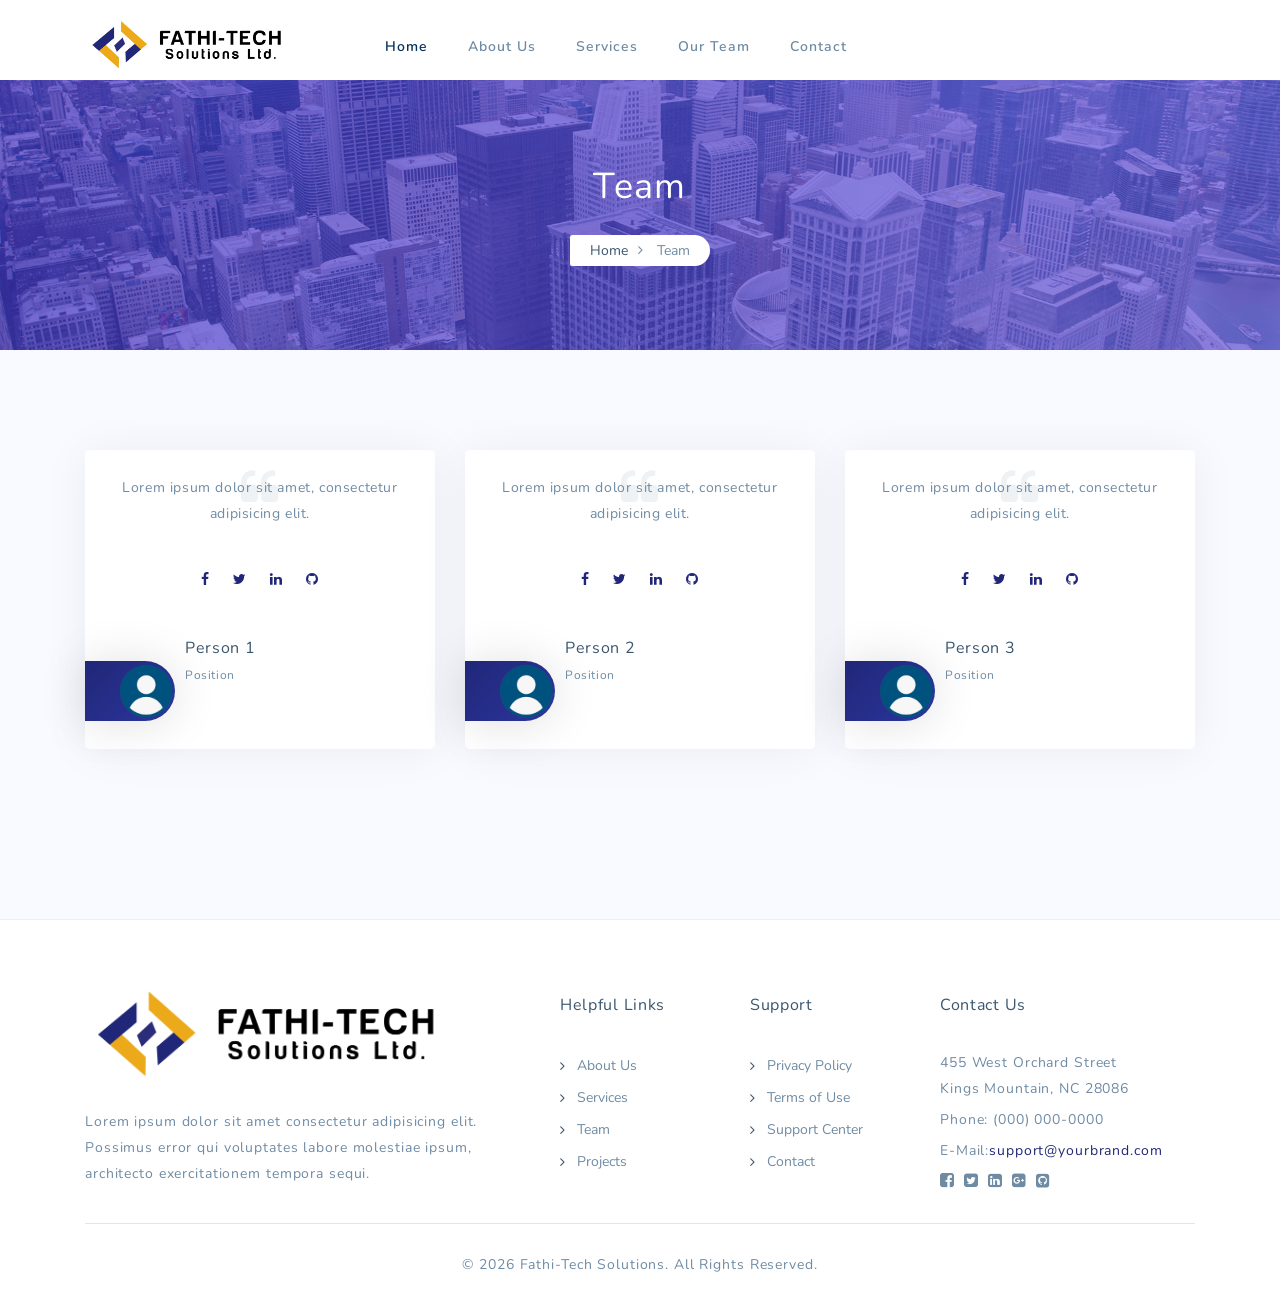
<file: team.html>
<!DOCTYPE html>
<html lang="en">
<head>
	<meta charset="UTF-8">
	<meta http-equiv="X-UA-Compatible" content="IE=edge">
	<meta name="viewport" content="width=device-width, initial-scale=1">
	<title>Team > Fathi-Tech Solutions | PVT LTD</title>
	<meta name="description" content="Fathi-Tech Solutions | PVT LTD" />
	<meta name="keywords" content="fathi-tech, it solutions, website, web applications, mobile app, android, ios" />
	<meta name="author" content="Syd Fathi Al Hussaini"/>

	<!-- Favicon -->
	<link rel="icon" type="image/png" href="assets/images/favicon/favicon.ico" />

	<!-- Bootstrap & Plugins CSS -->
	<link href="assets/css/bootstrap.min.css" rel="stylesheet" type="text/css">
	<link href="assets/css/font-awesome.min.css" rel="stylesheet" type="text/css">

	<!-- Custom CSS -->
	<link href="assets/css/blue5e1f.css?v=2" rel="stylesheet" type="text/css">	
</head>
<body>

	<!-- ***** Preloader Start ***** -->
	<div id="preloader">
		<div id="loader" class="spinner">
			<div id="shadow"></div>
			<div id="box"></div>
		</div>
	</div>
	<!-- ***** Preloader End ***** -->
	
	
	<!-- ***** Header Area Start ***** -->
	<header class="header-area">
		<div class="container">
			<div class="row">
				<div class="col-12">
					<nav class="main-nav">
						<!-- ***** Logo Start ***** -->
						<a href="index.html" class="logo">
							<img src="assets/images/logo.png" height="50" alt="Alya"/>
						</a>
						<!-- ***** Logo End ***** -->


						<!-- ***** Menu Start ***** -->
						<ul class="nav">
							<li class="active"><a href="index.html#welcome">Home</a></li>
							<li><a href="about.html">About Us</a></li>
							<li><a href="services.html">Services</a></li>
							<li><a href="team.html">Our Team</a></li>
							<li><a href="contact.html">Contact</a></li>
							
						</ul>
						<a class="menu-trigger">
							<span>Menu</span>
						</a>
						<!-- ***** Menu End ***** -->
					</nav>
				</div>
			</div>
		</div>
	</header>
	<!-- ***** Header Area End ***** -->


	<section class="page">
		<!-- ***** Page Top Start ***** -->
		<div class="cover" data-image="assets/images/photos/parallax-counter.jpg">
			<div class="page-top">
				<div class="container">
					<div class="row">
						<div class="col-lg-12">
							<h1>Team</h1>
						</div>
						<div class="col-lg-12">
							<ol class="breadcrumb">
								<li><a href="index.html">Home</a></li>
								<li class="active">Team</li>
							</ol>
						</div>
					</div>
				</div>
			</div>
		</div>
		<!-- ***** Page Top End ***** -->


		<!-- ***** Page Content Start ***** -->
		<div class="page-bottom">
			<div class="container">
				<div class="row">
					<div class="col-lg-12">
						<div class="about">
							<div class="row">
								<div class="col-lg-4 col-md-4 col-sm-6 col-xs-12">
                                    <div class="team-item">
                                        <div class="team-content">
                                            <p>Lorem ipsum dolor sit amet, consectetur adipisicing elit.</p>
                                            <ul class="social">
                                                <li><a href="#"><i class="fa fa-facebook"></i></a></li>
                                                <li><a href="#"><i class="fa fa-twitter"></i></a></li>
                                                <li><a href="#"><i class="fa fa-linkedin"></i></a></li>
                                                <li><a href="#"><i class="fa fa-github"></i></a></li>
                                            </ul>
                                            <div class="user-image">
                                                <img src="assets/images/photos/team/user.png" alt="">
                                            </div>
                                            <div class="team-info">
                                                <h3 class="user-name">Person 1</h3>
                                                <span>Position</span>
                                            </div>
                                        </div>
                                    </div>
                                </div>
								<div class="col-lg-4 col-md-4 col-sm-6 col-xs-12">
                                    <div class="team-item">
                                        <div class="team-content">
                                            <p>Lorem ipsum dolor sit amet, consectetur adipisicing elit.</p>
                                            <ul class="social">
                                                <li><a href="#"><i class="fa fa-facebook"></i></a></li>
                                                <li><a href="#"><i class="fa fa-twitter"></i></a></li>
                                                <li><a href="#"><i class="fa fa-linkedin"></i></a></li>
                                                <li><a href="#"><i class="fa fa-github"></i></a></li>
                                            </ul>
                                            <div class="user-image">
                                                <img src="assets/images/photos/team/user.png" alt="">
                                            </div>
                                            <div class="team-info">
                                                <h3 class="user-name">Person 2</h3>
                                                <span>Position</span>
                                            </div>
                                        </div>
                                    </div>
                                </div>
								<div class="col-lg-4 col-md-4 col-sm-6 col-xs-12">
                                    <div class="team-item">
                                        <div class="team-content">
                                            <p>Lorem ipsum dolor sit amet, consectetur adipisicing elit.</p>
                                            <ul class="social">
                                                <li><a href="#"><i class="fa fa-facebook"></i></a></li>
                                                <li><a href="#"><i class="fa fa-twitter"></i></a></li>
                                                <li><a href="#"><i class="fa fa-linkedin"></i></a></li>
                                                <li><a href="#"><i class="fa fa-github"></i></a></li>
                                            </ul>
                                            <div class="user-image">
                                                <img src="assets/images/photos/team/user.png" alt="">
                                            </div>
                                            <div class="team-info">
                                                <h3 class="user-name">Person 3</h3>
                                                <span>Position</span>
                                            </div>
                                        </div>
                                    </div>
                                </div>
							</div>
						</div>
					</div>
				</div>
			</div>


			

		</div>
		<!-- ***** Page Content End ***** -->

	</section>


	<!-- ***** Footer Start ***** -->
	<footer>
		<div class="container">
			<div class="row">
				<div class="col-lg-5 col-md-12 col-sm-12">
					<img src="assets/images/logo.png" class="logo" width="80%" alt="">
					<div class="text">Lorem ipsum dolor sit amet consectetur adipisicing elit. Possimus error qui voluptates labore molestiae ipsum, architecto exercitationem tempora sequi.</div>
				</div>
				<div class="col-lg-2 col-md-4 col-sm-6 col-6">
					<h5>Helpful Links</h5>
					<ul class="footer-nav">
						<li><a href="#"><i class="fa fa-angle-right"></i><span>About Us</span></a></li>
						<li><a href="#"><i class="fa fa-angle-right"></i><span>Services</span></a></li>
						<li><a href="#"><i class="fa fa-angle-right"></i><span>Team</span></a></li>
						<li><a href="#"><i class="fa fa-angle-right"></i><span>Projects</span></a></li>
					</ul>
				</div>
				<div class="col-lg-2 col-md-4 col-sm-6 col-6">
					<h5>Support</h5>
					<ul class="footer-nav">
						<li><a href="#"><i class="fa fa-angle-right"></i><span>Privacy Policy</span></a></li>
						<li><a href="#"><i class="fa fa-angle-right"></i><span>Terms of Use</span></a></li>
						<li><a href="#"><i class="fa fa-angle-right"></i><span>Support Center</span></a></li>
						<li><a href="#"><i class="fa fa-angle-right"></i><span>Contact</span></a></li>
					</ul>
				</div>
				<div class="col-lg-3 col-md-4 col-sm-12">
					<h5>Contact Us</h5>
					<div class="address">
						<p>455 West Orchard Street<br>Kings Mountain, NC 28086</p>
						<p>Phone: (000) 000-0000</p>
						<p><span>E-Mail:</span><a href="#">support@yourbrand.com</a></p>
						<ul class="social">
							<li><a href="#"><i class="fa fa-facebook-square"></i></a></li>
							<li><a href="#"><i class="fa fa-twitter-square"></i></a></li>
							<li><a href="#"><i class="fa fa-linkedin-square"></i></a></li>
							<li><a href="#"><i class="fa fa-google-plus-square"></i></a></li>
							<li><a href="#"><i class="fa fa-github-square"></i></a></li>
						</ul>
					</div>
				</div>
			</div>
			<div class="row">
				<div class="col-lg-12">
					<p class="copyright">© <span class="year">2020</span> Fathi-Tech Solutions. All Rights Reserved.</p>
				</div>
			</div>
		</div>
	</footer>
	<!-- ***** Footer End ***** -->



	<!-- jQuery -->
	<script src="assets/js/jquery-2.1.0.min.js"></script>

	<!-- Bootstrap -->
	<script src="assets/js/popper.js"></script>
	<script src="assets/js/bootstrap.min.js"></script>

	<!-- Plugins -->
	<script src="assets/js/scrollreveal.min.js"></script>
	<script src="assets/js/parallax.min.js"></script>
	<script src="assets/js/waypoints.min.js"></script>
	<script src="assets/js/jquery.counterup.min.js"></script>
	<script src="assets/js/imgfix.min.js"></script>	
	<script src="assets/js/custom.js"></script>
	
	<script>
		$(function(){
			const date = new Date();
			$('.year').text(date.getFullYear());
		});
	</script>
</body>
</html>
</file>
<file: assets/css/blue5e1f.css>
/* ---------------------------------------------
Table of contents
------------------------------------------------
01. font & reset css
02. reset
03. global styles
04. header
05. welcome
06. features
07. team
08. pricing
09. blog
10. footer
11. pages
12. faq
13. aside
14. contact
15. preloader

--------------------------------------------- */
/* 
---------------------------------------------
font & reset css
--------------------------------------------- 
*/
@import url("https://fonts.googleapis.com/css?family=Nunito:300,400,600,700&amp;subset=latin-ext");
/* 
---------------------------------------------
reset
--------------------------------------------- 
*/
html,
body,
div,
span,
applet,
object,
iframe,
h1,
h2,
h3,
h4,
h5,
h6,
p,
blockquote,
div pre,
a,
abbr,
acronym,
address,
big,
cite,
code,
del,
dfn,
em,
font,
img,
ins,
kbd,
q,
s,
samp,
small,
strike,
strong,
sub,
sup,
tt,
var,
b,
u,
i,
center,
dl,
dt,
dd,
ol,
ul,
li,
figure,
header,
nav,
section,
article,
aside,
footer,
figcaption {
  margin: 0;
  padding: 0;
  border: 0;
  outline: 0;
}

.clearfix:after {
  content: ".";
  display: block;
  clear: both;
  visibility: hidden;
  line-height: 0;
  height: 0;
}

.clearfix {
  display: inline-block;
}

html[xmlns] .clearfix {
  display: block;
}

* html .clearfix {
  height: 1%;
}

ul,
li {
  padding: 0;
  margin: 0;
  list-style: none;
}

header,
nav,
section,
article,
aside,
footer,
hgroup {
  display: block;
}

* {
  box-sizing: border-box;
}

html,
body {
  font-family: "Nunito", sans-serif;
  font-weight: 400;
  background-color: #fff;
  font-size: 16px;
  -ms-text-size-adjust: 100%;
  -webkit-font-smoothing: antialiased;
  -moz-osx-font-smoothing: grayscale;
}

a {
  text-decoration: none !important;
}

h1,
h2,
h3,
h4,
h5,
h6 {
  margin-top: 0px;
  margin-bottom: 0px;
}

ul {
  margin-bottom: 0px;
}

/* 
---------------------------------------------
global styles
--------------------------------------------- 
*/
html,
body {
  background: #fff;
  color: #6f8ba4;
  font-family: "Nunito", sans-serif;
}

::selection {
  background: #202778;
  color: #fff;
}

::-moz-selection {
  background: #202778;
  color: #fff;
}

.section {
  padding-top: 100px;
  padding-bottom: 70px;
}

.section.colored {
  background: #f7fafd;
}

.left-heading.light .section-title {
  color: #ffffff;
}

.left-heading .section-title {
  font-weight: 400;
  font-size: 28px;
  color: #3b566e;
  letter-spacing: 1.75px;
  height: 45px;
  margin-bottom: 30px;
  position: relative;
}

.left-heading .section-title:before {
  content: "";
  position: absolute;
  bottom: 0px;
  left: 0px;
  width: 19px;
  height: 2px;
  background: #202778;
  -webkit-border-radius: 1px;
  -moz-border-radius: 1px;
  border-radius: 1px;
}

.left-heading .section-title:after {
  content: "";
  position: absolute;
  bottom: 0px;
  left: 20px;
  width: 9px;
  height: 2px;
  background: #202778;
  -webkit-border-radius: 1px;
  -moz-border-radius: 1px;
  border-radius: 1px;
}

.center-heading {
  text-align: center;
}

.center-heading .section-title {
  font-weight: 400;
  font-size: 28px;
  color: #3b566e;
  letter-spacing: 1.75px;
  line-height: 38px;
  margin-bottom: 20px;
}

.center-heading.colored .section-title {
  color: #ffffff;
}

.center-text {
  text-align: center;
  font-weight: 400;
  font-size: 16px;
  color: #6f8ba4;
  line-height: 28px;
  letter-spacing: 1px;
  margin-bottom: 50px;
}

.center-text.colored {
  color: #e5e9f7;
}

.center-text p {
  margin-bottom: 30px;
}

.left-text {
  font-weight: 400;
  font-size: 16px;
  color: #6f8ba4;
  line-height: 28px;
  letter-spacing: 1px;
}

.left-text.light {
  color: #e5e9f7;
}

.left-text p {
  margin-bottom: 30px;
}

.left-text p.dark {
  color: #3b566e;
}

.padding-bottom-top-60 {
  padding-top: 60px !important;
  padding-bottom: 60px !important;
}

.padding-bottom-10 {
  padding-bottom: 10px !important;
}

.padding-bottom-80 {
  padding-bottom: 80px !important;
}

.padding-bottom-90 {
  padding-bottom: 90px !important;
}

.border-bottom {
  border-bottom: 1px solid #f5f5f5 !important;
}

.align-self-center {
  -ms-flex-item-align: center !important;
  align-self: center !important;
}

.align-self-bottom {
  -ms-flex-item-align: flex-end !important;
  align-self: flex-end !important;
}

.btn-primary-line {
  width: 160px;
  margin: auto;
  display: inline-block;
  height: 44px;
  line-height: 45px;
  text-align: center;
  box-shadow: 0 4px 5px 0 rgba(103, 67, 213, 0.24);
  border: none;
  border-radius: 15px 100px 100px 15px;
  background-image: linear-gradient(135deg, #202778 0%, #2c359e 100%);
  margin-bottom: 40px;
  font-weight: 700;
  font-size: 12px;
  color: #fff;
  letter-spacing: 0.75px;
  text-transform: uppercase;
  -webkit-transition: background 1s ease-out;
  -moz-transition: background 1s ease-out;
  -o-transition: background 1s ease-out;
  transition: background 1s ease-out;
  outline: none !important;
  cursor: pointer;
  position: relative;
}

.btn-primary-line:hover {
  background-image: linear-gradient(-135deg, #3a2cc2 0%, #695de5 100%);
  color: #fff;
}

.btn-white-line {
  width: 160px;
  margin: auto;
  display: inline-block;
  height: 44px;
  line-height: 45px;
  text-align: center;
  border-radius: 15px 100px 100px 15px;
  background: #fff;
  margin-bottom: 40px;
  font-weight: 700;
  font-size: 12px;
  color: #202778;
  letter-spacing: 0.75px;
  text-transform: uppercase;
  -webkit-transition: all 0.3s ease 0s;
  -moz-transition: all 0.3s ease 0s;
  -o-transition: all 0.3s ease 0s;
  transition: all 0.3s ease 0s;
  outline: none !important;
  cursor: pointer;
  position: relative;
}

.btn-white-line:hover {
  background: #f6f4fd;
}

.btn-home {
  width: 100%;
  margin: auto;
  display: inline-block;
  height: 40px;
  line-height: 40px;
  box-shadow: 0 2px 48px 0 rgba(0, 0, 0, 0.06);
  border-radius: 15px 100px 100px 15px;
  background: #fff;
  margin-bottom: 20px;
  font-weight: 400;
  font-size: 14px;
  letter-spacing: 0.88px;
  outline: none !important;
  cursor: pointer;
  position: relative;
  overflow: hidden;
}

.btn-home:before {
  content: "";
  position: absolute;
  width: 100%;
  height: 100%;
  z-index: 1;
  background-image: linear-gradient(-135deg, #3a2cc2 0%, #695de5 100%);
  -webkit-transition: all 0.3s ease 0s;
  -moz-transition: all 0.3s ease 0s;
  -o-transition: all 0.3s ease 0s;
  transition: all 0.3s ease 0s;
  opacity: 0;
}

.btn-home i {
  margin-left: 30px;
  margin-right: 10px;
  position: relative;
  z-index: 2;
  -webkit-transition: all 0.3s ease 0s;
  -moz-transition: all 0.3s ease 0s;
  -o-transition: all 0.3s ease 0s;
  transition: all 0.3s ease 0s;
  color: #3b566e;
}

.btn-home span {
  position: relative;
  z-index: 2;
  -webkit-transition: all 0.3s ease 0s;
  -moz-transition: all 0.3s ease 0s;
  -o-transition: all 0.3s ease 0s;
  transition: all 0.3s ease 0s;
  color: #3b566e;
}

.btn-home:hover,
.btn-home.active {
  box-shadow: 0 4px 5px 0 rgba(103, 67, 213, 0.24);
}

.btn-home:hover i,
.btn-home.active i {
  color: #ecaa1a;
  margin-left: 40px;
}

.btn-home:hover span,
.btn-home.active span {
  color: #fff;
}

.btn-home:hover:before,
.btn-home.active:before {
  opacity: 1;
}

.padding-bottom-0 {
  padding-bottom: 0px;
}

.padding-top-80 {
  padding-top: 80px !important;
}

.margin-bottom-0 {
  margin-bottom: 0px !important;
}

.margin-bottom-30 {
  margin-bottom: 30px !important;
}

.margin-top-30 {
  margin-top: 30px !important;
}

.margin-bottom-20 {
  margin-bottom: 20px !important;
}

.margin-bottom-60 {
  margin-bottom: 60px !important;
}

.margin-bottom-100 {
  margin-bottom: 100px !important;
}

blockquote {
  margin-bottom: 28px;
  padding: 30px;
  padding-top: 40px;
  -webkit-border-radius: 4px;
  -moz-border-radius: 4px;
  border-radius: 4px;
  background: #f4f8fb;
  overflow: hidden;
}

blockquote .text {
  position: relative;
  text-align: center;
}

blockquote .text p {
  position: relative;
  width: 100%;
  z-index: 2;
  margin-bottom: 10px !important;
}

blockquote .text:before {
  font-family: FontAwesome;
  content: "\f10d";
  position: absolute;
  left: 0px;
  top: 0px;
  z-index: 1;
  font-size: 40px;
  color: #e1ecf4;
}

blockquote .text:after {
  font-family: FontAwesome;
  content: "\f10e";
  position: absolute;
  right: 0px;
  bottom: 0px;
  z-index: 1;
  font-size: 40px;
  color: #e1ecf4;
}

blockquote .author {
  color: #3b566e;
  text-align: center;
}

.page-gallery {
  height: 185px;
  display: block;
  overflow: hidden;
  border-radius: 5px;
  margin-bottom: 30px;
}

@media (max-width: 991px) {
  html,
  body {
    overflow-x: hidden;
  }
  .mobile-bottom-fix {
    margin-bottom: 30px;
  }
  .mobile-bottom-fix-big {
    margin-bottom: 60px;
  }
}

@media (max-width: 768px) {
  .page-gallery {
    height: 150px;
  }
  .btn-home {
    margin-bottom: 10px;
  }
}

/* 
---------------------------------------------
header
--------------------------------------------- 
*/
.header-area {
  position: fixed;
  top: 0px;
  left: 0px;
  right: 0px;
  z-index: 100;
  height: 100px;
  -webkit-transition: all 0.3s ease 0s;
  -moz-transition: all 0.3s ease 0s;
  -o-transition: all 0.3s ease 0s;
  transition: all 0.3s ease 0s;
}

.header-area .main-nav .logo {
  float: left;
  margin-top: 20px;
  -webkit-transition: all 0.3s ease 0s;
  -moz-transition: all 0.3s ease 0s;
  -o-transition: all 0.3s ease 0s;
  transition: all 0.3s ease 0s;
}

.header-area .main-nav .logo img {
  -webkit-transition: all 0.3s ease 0s;
  -moz-transition: all 0.3s ease 0s;
  -o-transition: all 0.3s ease 0s;
  transition: all 0.3s ease 0s;
}

.header-area .main-nav .nav {
  float: left;
  margin-top: 27px;
  margin-left: 80px;
  -webkit-transition: all 0.3s ease 0s;
  -moz-transition: all 0.3s ease 0s;
  -o-transition: all 0.3s ease 0s;
  transition: all 0.3s ease 0s;
}

.header-area .main-nav .nav li {
  padding-left: 20px;
  padding-right: 20px;
}

.header-area .main-nav .nav li:last-child {
  padding-right: 0px;
}

@media (min-width: 900px) {
  .header-area .main-nav .nav li:last-child {
    padding-right: 20px;
    border-top-right-radius: 10px;
    border-bottom-right-radius: 10px;
  }

  .header-area .main-nav .nav li {
    background: rgba(255, 255, 255, 0.75);
  }
}

.header-area .main-nav .nav li a {
  display: block;
  font-weight: 600;
  font-size: 14px;
  color: #6f8ba4;
  -webkit-transition: all 0.3s ease 0s;
  -moz-transition: all 0.3s ease 0s;
  -o-transition: all 0.3s ease 0s;
  transition: all 0.3s ease 0s;
  height: 40px;
  line-height: 40px;
  border: transparent;
  letter-spacing: 1px;
}
.header-area .main-nav .nav li.active a {
  color: #03315a;
}


.header-area .main-nav .nav li a:hover {
  color: #6f8ba4;
}

.header-area .main-nav .nav li.submenu {
  position: relative;
  padding-right: 35px;
}

.header-area .main-nav .nav li.submenu:after {
  font-family: FontAwesome;
  content: "\f107";
  font-size: 12px;
  color: #6f8ba4;
  position: absolute;
  right: 18px;
  top: 12px;
}

.header-area .main-nav .nav li.submenu ul {
  position: absolute;
  width: 200px;
  box-shadow: 0 2px 28px 0 rgba(0, 0, 0, 0.06);
  -webkit-border-radius: 5px;
  -moz-border-radius: 5px;
  border-radius: 5px;
  overflow: hidden;
  top: 40px;
  opacity: 0;
  transform: translateY(-2em);
  visibility: hidden;
  z-index: -1;
  transition: all 0.3s ease-in-out 0s, visibility 0s linear 0.3s,
    z-index 0s linear 0.01s;
}

.header-area .main-nav .nav li.submenu ul li {
  margin-left: 0px;
  padding-left: 0px;
  padding-right: 0px;
}

.header-area .main-nav .nav li.submenu ul li a {
  display: block;
  background: #fff;
  color: #3b566e;
  padding-left: 20px;
  height: 40px;
  line-height: 40px;
  -webkit-transition: all 0.3s ease 0s;
  -moz-transition: all 0.3s ease 0s;
  -o-transition: all 0.3s ease 0s;
  transition: all 0.3s ease 0s;
  position: relative;
  font-size: 13px;
  border-bottom: 1px solid #f5f5f5;
}

.header-area .main-nav .nav li.submenu ul li a:before {
  content: "";
  position: absolute;
  width: 0px;
  height: 40px;
  left: 0px;
  top: 0px;
  bottom: 0px;
  -webkit-transition: all 0.3s ease 0s;
  -moz-transition: all 0.3s ease 0s;
  -o-transition: all 0.3s ease 0s;
  transition: all 0.3s ease 0s;
  background: #202778;
}

.header-area .main-nav .nav li.submenu ul li a:hover {
  background: #f5f5f5;
  padding-left: 25px;
}

.header-area .main-nav .nav li.submenu ul li a:hover:before {
  width: 3px;
}

.header-area .main-nav .nav li.submenu:hover ul {
  visibility: visible;
  opacity: 1;
  z-index: 1;
  transform: translateY(0%);
  transition-delay: 0s, 0s, 0.3s;
}

.header-area .main-nav .menu-trigger {
  cursor: pointer;
  display: block;
  position: absolute;
  top: 23px;
  width: 32px;
  height: 40px;
  text-indent: -9999em;
  z-index: 99;
  right: 40px;
  display: none;
}

.header-area .main-nav .menu-trigger span,
.header-area .main-nav .menu-trigger span:before,
.header-area .main-nav .menu-trigger span:after {
  -moz-transition: all 0.4s;
  -o-transition: all 0.4s;
  -webkit-transition: all 0.4s;
  transition: all 0.4s;
  background-color: #3b566e;
  display: block;
  position: absolute;
  width: 30px;
  height: 2px;
  left: 0;
}

.header-area .main-nav .menu-trigger span:before,
.header-area .main-nav .menu-trigger span:after {
  -moz-transition: all 0.4s;
  -o-transition: all 0.4s;
  -webkit-transition: all 0.4s;
  transition: all 0.4s;
  background-color: #3b566e;
  display: block;
  position: absolute;
  width: 30px;
  height: 2px;
  left: 0;
  width: 75%;
}

.header-area .main-nav .menu-trigger span:before,
.header-area .main-nav .menu-trigger span:after {
  content: "";
}

.header-area .main-nav .menu-trigger span {
  top: 16px;
}

.header-area .main-nav .menu-trigger span:before {
  -moz-transform-origin: 33% 100%;
  -ms-transform-origin: 33% 100%;
  -webkit-transform-origin: 33% 100%;
  transform-origin: 33% 100%;
  top: -10px;
  z-index: 10;
}

.header-area .main-nav .menu-trigger span:after {
  -moz-transform-origin: 33% 0;
  -ms-transform-origin: 33% 0;
  -webkit-transform-origin: 33% 0;
  transform-origin: 33% 0;
  top: 10px;
}

.header-area .main-nav .menu-trigger.active span,
.header-area .main-nav .menu-trigger.active span:before,
.header-area .main-nav .menu-trigger.active span:after {
  background-color: transparent;
  width: 100%;
}

.header-area .main-nav .menu-trigger.active span:before {
  -moz-transform: translateY(6px) translateX(1px) rotate(45deg);
  -ms-transform: translateY(6px) translateX(1px) rotate(45deg);
  -webkit-transform: translateY(6px) translateX(1px) rotate(45deg);
  transform: translateY(6px) translateX(1px) rotate(45deg);
  background-color: #3b566e;
}

.header-area .main-nav .menu-trigger.active span:after {
  -moz-transform: translateY(-6px) translateX(1px) rotate(-45deg);
  -ms-transform: translateY(-6px) translateX(1px) rotate(-45deg);
  -webkit-transform: translateY(-6px) translateX(1px) rotate(-45deg);
  transform: translateY(-6px) translateX(1px) rotate(-45deg);
  background-color: #3b566e;
}

.header-area .main-nav .header-buttons {
  float: right;
}

.header-area .main-nav .header-buttons li {
  float: left;
}

.header-area .main-nav .header-buttons li .btn-nav-line {
  padding-left: 25px;
  padding-right: 25px;
  border: 1px solid #ffffff;
  -webkit-border-radius: 5px;
  -moz-border-radius: 5px;
  border-radius: 5px;
  display: inline-block;
  height: 30px;
  margin-top: 5px;
  line-height: 29px;
  letter-spacing: 0.5px;
  background: none;
  color: #fff;
  position: relative;
  overflow: hidden;
  margin-top: 32px;
  font-weight: 700;
  font-size: 12px;
  -webkit-transition: all 0.3s ease 0s;
  -moz-transition: all 0.3s ease 0s;
  -o-transition: all 0.3s ease 0s;
  transition: all 0.3s ease 0s;
  min-width: 110px;
  text-align: center;
}

.header-area .main-nav .header-buttons li .btn-nav-line:before {
  content: "";
  position: absolute;
  width: 100%;
  height: 100%;
  background: #fff;
  left: 0px;
  top: 0px;
  z-index: 1;
  opacity: 0.19;
}

.header-area .main-nav .header-buttons li .btn-nav-line span {
  position: relative;
  z-index: 2;
}

.header-area .main-nav .header-buttons li .btn-nav-line:hover {
  background: #fff;
  color: #202778;
}

.header-area .main-nav .header-buttons li .btn-nav-primary {
  padding-left: 25px;
  padding-right: 25px;
  border: 1px solid #ffffff;
  -webkit-border-radius: 5px;
  -moz-border-radius: 5px;
  border-radius: 5px;
  display: inline-block;
  height: 30px;
  margin-top: 5px;
  line-height: 29px;
  letter-spacing: 0.5px;
  background: #fff;
  color: #202778;
  position: relative;
  overflow: hidden;
  margin-left: 15px;
  margin-top: 32px;
  font-weight: 700;
  font-size: 12px;
  -webkit-transition: all 0.3s ease 0s;
  -moz-transition: all 0.3s ease 0s;
  -o-transition: all 0.3s ease 0s;
  transition: all 0.3s ease 0s;
  min-width: 110px;
  text-align: center;
}

.header-area .main-nav .header-buttons li .btn-nav-primary:before {
  content: "";
  position: absolute;
  width: 100%;
  height: 100%;
  background: #fff;
  left: 0px;
  top: 0px;
  z-index: 1;
  opacity: 0.19;
}

.header-area .main-nav .header-buttons li .btn-nav-primary span {
  position: relative;
  z-index: 2;
}

.header-area .main-nav .header-buttons li .btn-nav-primary:hover {
  border: 1px solid #202778;
  background: #202778;
  color: #fff;
}

.header-area.header-sticky {
  background: #fff;
  height: 80px;
  box-shadow: 0 2px 28px 0 rgba(0, 0, 0, 0.06);
  border-bottom: 2px solid #ecaa1a;
}

.header-area.header-sticky .logo {
  margin-top: 15px;
}

.header-area.header-sticky .nav {
  margin-top: 21px !important;
}

.header-area.header-sticky .nav li a {
  color: #3b566e;
}

.header-area.header-sticky .nav li a:hover {
  color: #202778;
}

.header-area.header-sticky .nav li.submenu {
  position: relative;
}

.header-area.header-sticky .nav li.submenu:after {
  color: #3b566e;
}

.header-area.header-sticky .header-buttons {
  float: right;
}

.header-area.header-sticky .header-buttons li {
  float: left;
}

.header-area.header-sticky .header-buttons li .btn-nav-line {
  border: 1px solid #202778;
  color: #202778;
  margin-top: 24px;
}

.header-area.header-sticky .header-buttons li .btn-nav-line:hover {
  background-image: linear-gradient(135deg, #202778 0%, #2c359e 100%);
  color: #fff;
}

.header-area.header-sticky .header-buttons li .btn-nav-primary {
  background-image: linear-gradient(135deg, #202778 0%, #2c359e 100%);
  color: #fff;
  margin-top: 24px;
  border: 1px solid #202778;
  box-shadow: 0 4px 5px 0 rgba(103, 67, 213, 0.24);
}

.header-area.header-sticky .header-buttons li .btn-nav-primary:hover {
  border: 1px solid #202778;
  background: #fff;
  color: #202778;
}

.header-area.header-white {
  background: #fff;
  height: 80px;
  box-shadow: 0 2px 28px 0 rgba(0, 0, 0, 0.06);
}

.header-area.header-white .logo {
  margin-top: 22px;
}

.header-area.header-white .nav {
  margin-top: 21px !important;
}

.header-area.header-white .nav li a {
  color: #3b566e;
}

.header-area.header-white .nav li a:hover {
  color: #202778;
}

.header-area.header-white .nav li.submenu {
  position: relative;
}

.header-area.header-white .nav li.submenu:after {
  color: #3b566e;
}

.header-area.header-white .header-buttons {
  float: right;
}

.header-area.header-white .header-buttons li {
  float: left;
}

.header-area.header-white .header-buttons li .btn-nav-line {
  border: 1px solid #202778;
  color: #202778;
  margin-top: 24px;
}

.header-area.header-white .header-buttons li .btn-nav-line:hover {
  background-image: linear-gradient(135deg, #202778 0%, #2c359e 100%);
  color: #fff;
}

.header-area.header-white .header-buttons li .btn-nav-primary {
  background-image: linear-gradient(135deg, #202778 0%, #2c359e 100%);
  color: #fff;
  margin-top: 24px;
  border: 1px solid #202778;
  box-shadow: 0 4px 5px 0 rgba(103, 67, 213, 0.24);
}

.header-area.header-white .header-buttons li .btn-nav-primary:hover {
  border: 1px solid #202778;
  background: #fff;
  color: #202778;
}

@media (max-width: 1200px) {
  .header-area .main-nav .nav li {
    padding-left: 12px;
    padding-right: 12px;
  }
  .header-area .main-nav .nav li.submenu {
    padding-right: 20px;
  }
  .header-area .main-nav .nav li.submenu:after {
    right: 5px;
  }
}

@media (max-width: 991px) {
  .header-area {
    background: #fff;
    height: 80px;
    box-shadow: 0 2px 28px 0 rgba(0, 0, 0, 0.06);
  }
  .header-area .container {
    padding: 0px;
  }
  .header-area .logo {
    margin-top: 15px !important;
    margin-left: 30px;
  }
  .header-area .light-logo {
    display: none !important;
  }
  .header-area .dark-logo {
    display: block !important;
  }
  .header-area .menu-trigger {
    display: block !important;
  }
  .header-area .main-nav {
    overflow: hidden;
  }
  .header-area .main-nav .nav {
    float: none;
    width: 100%;
    margin-top: 80px !important;
    display: none;
    -webkit-transition: all 0s ease 0s;
    -moz-transition: all 0s ease 0s;
    -o-transition: all 0s ease 0s;
    transition: all 0s ease 0s;
    margin-left: 0px;
  }
  .header-area .main-nav .nav li {
    width: 100%;
    background: #fff;
    border-bottom: 1px solid #f5f5f5;
    padding-left: 0px !important;
    padding-right: 0px !important;
  }
  .header-area .main-nav .nav li a {
    height: 50px !important;
    line-height: 50px !important;
    padding: 0px !important;
    padding-left: 30px !important;
    border: none !important;
    background: #fff !important;
    color: #3b566e !important;
  }
  .header-area .main-nav .nav li a:hover {
    background: #f5f5f5 !important;
  }
  .header-area .main-nav .nav li.submenu ul {
    position: relative;
    visibility: inherit;
    opacity: 1;
    z-index: 1;
    transform: translateY(0%);
    transition-delay: 0s, 0s, 0.3s;
    top: 0px;
    width: 100%;
    box-shadow: none;
    height: 0px;
  }
  .header-area .main-nav .nav li.submenu ul li a {
    padding-left: 50px !important;
  }
  .header-area .main-nav .nav li.submenu ul li a:hover:before {
    width: 0px;
  }
  .header-area .main-nav .nav li.submenu ul.active {
    height: auto !important;
  }
  .header-area .main-nav .nav li.submenu:after {
    color: #3b566e;
    right: 25px;
    font-size: 14px;
    top: 15px;
  }
  .header-area .main-nav .nav li.submenu:hover ul,
  .header-area .main-nav .nav li.submenu:focus ul {
    height: 0px;
  }
  .header-area .main-nav .header-buttons {
    display: none;
  }
}

@media (min-width: 992px) {
  .header-area .main-nav .nav {
    display: flex !important;
  }
}

/* 
---------------------------------------------
welcome
--------------------------------------------- 
*/
.welcome-area {
  overflow: hidden;
  position: relative;
  -webkit-transform-style: preserve-3d;
  -moz-transform-style: preserve-3d;
  transform-style: preserve-3d;
}

.welcome-area:after {
  content: "";
  position: absolute;
  width: 100%;
  height: 100%;
  background: none;
  z-index: 3;
}

.welcome-area .right-bg {
  float: right;
  width: 89%;
  overflow: hidden;
  position: relative;
  z-index: 1;
  -webkit-transform-style: preserve-3d;
  -moz-transform-style: preserve-3d;
  transform-style: preserve-3d;
}

.welcome-area .right-bg:before {
  content: "";
  position: absolute;
  width: 100%;
  height: 100%;
  z-index: 1;
  background-image: linear-gradient(135deg, #202778 0%, #2c359e 100%);
  opacity: 0.73;
}

.welcome-area .header-bg {
  position: absolute;
  top: 0px;
  min-height: 500px;
  z-index: 2;
}

.welcome-area .header-text {
  position: absolute;
  width: 100%;
  top: 26%;
  transform: perspective(1px) translateY(0%);
  z-index: 4;
}

.welcome-area .header-text h1 {
  font-weight: 400;
  font-size: 28px;
  color: #1e3056;
  line-height: 46px;
  letter-spacing: 0.93px;
  margin-bottom: 30px;
}

.welcome-area .header-text h1 span {
  color: #202778;
}

.welcome-area .header-text p {
  font-weight: 400;
  font-size: 16px;
  color: #697ba2;
  line-height: 28px;
  letter-spacing: 1px;
  margin-bottom: 0px;
  padding-bottom: 30px;
  position: relative;
}

.welcome-area .header-text .btn-primary-line {
  width: 170px;
  margin-bottom: 0px;
}

.welcome-area .play-button-wrapper {
  position: absolute;
  width: 100%;
  top: 45%;
  transform: perspective(1px) translateY(-45%);
  z-index: 4;
  width: 55.5%;
  right: 0px;
}

.welcome-area .play-button-wrapper .btn-play {
  width: 60px;
  height: 60px;
  line-height: 60px;
  text-align: center;
  font-size: 22px;
  color: #fff;
  margin: auto;
  left: 10%;
  right: 0px;
  display: block;
  border: 1px solid #fff;
  -webkit-border-radius: 100px;
  -moz-border-radius: 100px;
  border-radius: 100px;
  position: absolute;
  overflow: hidden;
  top: 50%;
  transform: perspective(1px) translateY(-50%);
  z-index: 3;
}

.welcome-area .play-button-wrapper .btn-play:before {
  content: "";
  position: absolute;
  width: 100%;
  height: 100%;
  left: 0px;
  top: 0px;
  background: #fff;
  opacity: 0.19;
  z-index: 1;
}

.welcome-area .play-button-wrapper .btn-play i {
  padding-left: 5px;
  position: relative;
  z-index: 2;
}

@media (max-width: 1200px) {
  .header-text {
    top: 60% !important;
    transform: perspective(1px) translateY(-60%) !important;
  }
  .header-text h1 {
    font-size: 28px !important;
    line-height: 38px !important;
  }
}

@media (max-width: 1024px) {
  .header-text {
    top: 65% !important;
    transform: perspective(1px) translateY(-65%) !important;
  }
  .header-text h1 {
    font-size: 26px !important;
    line-height: 36px !important;
  }
}

@media (max-width: 991px) {
  .welcome-area {
    margin-top: 80px;
    background: #fff;
  }
  .welcome-area .right-bg {
    width: 100%;
  }
  .welcome-area .right-bg:before {
    content: "";
    position: absolute;
    width: 100%;
    height: 100%;
    opacity: 0.5;
    background-image: linear-gradient(135deg, #202778 0%, #2c359e 100%);
  }
  .welcome-area .header-bg {
    display: none;
  }
  .welcome-area .header-text {
    top: 50% !important;
    transform: perspective(1px) translateY(-50%) !important;
    text-align: center;
  }
  .welcome-area .header-text h1 {
    font-weight: 600;
    font-size: 20px !important;
    line-height: 30px !important;
    margin-bottom: 20px !important;
    text-align: center;
    color: #fff;
  }
  .welcome-area .header-text h1 span {
    color: #fff;
  }
  .welcome-area .header-text p {
    text-align: center;
    color: #fff;
    font-size: 14px;
    line-height: 22px;
    margin-bottom: 0px;
    padding-bottom: 10px;
    display: none;
  }
  .welcome-area .header-text .btn-primary-line {
    margin: auto;
    border: 1px solid #fff;
    background: #fff;
    color: #202778;
    height: 40px;
    line-height: 40px;
  }
  .welcome-area .header-text .btn-primary-line:hover {
    color: #202778;
  }
  .welcome-area .play-button-wrapper {
    display: none;
  }
}

/* 
---------------------------------------------
features
--------------------------------------------- 
*/
.features-home {
  padding-top: 0px;
  margin-top: -100px;
}

.features-small-item {
  display: block;
  background: #ffffff;
  box-shadow: 0 2px 48px 0 rgba(0, 0, 0, 0.1);
  border-radius: 5;
  padding: 30px;
  text-align: center;
  -webkit-transition: all 0.3s ease 0s;
  -moz-transition: all 0.3s ease 0s;
  -o-transition: all 0.3s ease 0s;
  transition: all 0.3s ease 0s;
  position: relative;
  margin-bottom: 45px;
  -webkit-border-radius: 5px;
  -moz-border-radius: 5px;
  border-radius: 5px;
}

.features-small-item:before {
  content: "";
  position: absolute;
  width: 100%;
  height: 100%;
  top: 0px;
  left: 0px;
  background-image: linear-gradient(135deg, #202778 0%, #2c359e 100%);
  -webkit-transition: all 0.3s ease 0s;
  -moz-transition: all 0.3s ease 0s;
  -o-transition: all 0.3s ease 0s;
  transition: all 0.3s ease 0s;
  opacity: 0;
  -webkit-border-radius: 5px;
  -moz-border-radius: 5px;
  border-radius: 5px;
}

.features-small-item.active:before,
.features-small-item:hover:before {
  opacity: 1;
}

.features-small-item.active .features-title,
.features-small-item:hover .features-title {
  color: #ffffff;
}

.features-small-item.active p,
.features-small-item:hover p {
  color: #e5e9f7;
}

.features-small-item.active a span,
.features-small-item.active a i,
.features-small-item:hover a span,
.features-small-item:hover a i {
  color: #fff;
}

.features-small-item .icon {
  width: 67px;
  height: 67px;
  line-height: 70px;
  margin: auto;
  position: relative;
  margin-bottom: 20px;
  background: #f6f4fd;
  border-radius: 5px;
}

.features-small-item .icon i {
  font-size: 18px;
  color: #202778;
}

.features-small-item .features-title {
  font-weight: 400;
  font-size: 16px;
  color: #3b566e;
  letter-spacing: 0.7px;
  margin-bottom: 15px;
  position: relative;
  z-index: 2;
  -webkit-transition: all 0.3s ease 0s;
  -moz-transition: all 0.3s ease 0s;
  -o-transition: all 0.3s ease 0s;
  transition: all 0.3s ease 0s;
}

.features-small-item p {
  font-weight: 400;
  font-size: 14px;
  color: #6f8ba4;
  letter-spacing: 0.88px;
  line-height: 26px;
  position: relative;
  z-index: 2;
  -webkit-transition: all 0.3s ease 0s;
  -moz-transition: all 0.3s ease 0s;
  -o-transition: all 0.3s ease 0s;
  transition: all 0.3s ease 0s;
  margin-bottom: 20px;
}

.features-small-item .next {
  width: 58px;
  height: 58px;
  background-image: linear-gradient(135deg, #202778 0%, #2c359e 100%);
  line-height: 58px;
  -webkit-border-radius: 100px;
  -moz-border-radius: 100px;
  border-radius: 100px;
  font-size: 28px;
  color: #ecaa1a;
  position: absolute;
  left: 0px;
  right: 0px;
  margin: auto;
}

@media (max-width: 1200px) {
  .features-home {
    padding-top: 0px;
    margin-top: -10px;
  }
}

@media (max-width: 991px) {
  .features-home {
    padding-top: 100px;
    margin-top: 0px;
  }
}

/* 
---------------------------------------------
parallax
--------------------------------------------- 
*/
.parallax {
  min-height: 350px;
  overflow: hidden;
  position: relative;
  padding-top: 60px;
  padding-bottom: 60px;
  display: flex;
  align-items: center;
  justify-content: center;
}

.parallax:before {
  content: "";
  position: absolute;
  width: 140%;
  height: 140%;
  opacity: 0.88;
  background-image: linear-gradient(127deg, #3a2cc2 0%, #695de5 91%);
  z-index: 2;
  top: -20%;
  left: -20%;
}

.parallax .parallax-content {
  position: relative;
  z-index: 3;
}

.parallax .parallax-content .info {
  text-align: center;
  font-weight: 400;
  font-size: 22px;
  color: #fff;
  padding-top: 20px;
  padding-bottom: 20px;
}

.parallax .parallax-content .info p {
  letter-spacing: 1px;
  margin-bottom: 40px;
}

.parallax .parallax-content .info p span {
  text-decoration: underline;
}

.parallax .parallax-content .info .btn-white-line {
  margin: auto;
}

.parallax .parallax-content .info .btn-white-line:hover {
  color: #202778;
}

.parallax-counter {
  min-height: 315px;
  overflow: hidden;
  position: relative;
}

.parallax-counter:before {
  content: "";
  position: absolute;
  width: 140%;
  height: 140%;
  opacity: 0.78;
  background-image: linear-gradient(127deg, #3a2cc2 0%, #695de5 91%);
  z-index: 2;
  top: -20%;
  left: -20%;
}

.parallax-counter .parallax-content {
  position: absolute;
  z-index: 3;
  top: 50%;
  transform: perspective(1px) translateY(-50%);
  width: 100%;
}

.parallax-counter .parallax-content .count-item {
  height: 280px;
  position: relative;
  float: left;
  width: 100%;
}

.parallax-counter .parallax-content .count-item:before {
  content: "";
  position: absolute;
  width: 1px;
  height: 58px;
  border-left: 1px dashed #fff;
  left: 0px;
  right: 0px;
  margin: auto;
  top: -20px;
  -webkit-transition: all 0.3s ease 0s;
  -moz-transition: all 0.3s ease 0s;
  -o-transition: all 0.3s ease 0s;
  transition: all 0.3s ease 0s;
}

.parallax-counter .parallax-content .count-item:after {
  content: "";
  position: absolute;
  width: 1px;
  height: 58px;
  border-left: 1px dashed #fff;
  left: 0px;
  right: 0px;
  margin: auto;
  bottom: -20px;
  -webkit-transition: all 0.3s ease 0s;
  -moz-transition: all 0.3s ease 0s;
  -o-transition: all 0.3s ease 0s;
  transition: all 0.3s ease 0s;
}

.parallax-counter .parallax-content .count-item:hover:before {
  height: 90px;
}

.parallax-counter .parallax-content .count-item:hover:after {
  height: 90px;
}

.parallax-counter .parallax-content .count-item strong {
  display: block;
  text-align: center;
  font-weight: 400;
  font-size: 40px;
  letter-spacing: 1.72px;
  margin-bottom: 10px;
  color: #fff;
  margin-top: 70px;
  -webkit-transition: all 0.3s ease 0s;
  -moz-transition: all 0.3s ease 0s;
  -o-transition: all 0.3s ease 0s;
  transition: all 0.3s ease 0s;
}

.parallax-counter .parallax-content .count-item span {
  display: block;
  text-align: center;
  color: #fff;
  font-weight: 400;
  font-size: 20px;
  letter-spacing: 0.86px;
}

@media (max-width: 991px) {
  .parallax {
    padding-top: 60px;
    padding-bottom: 60px;
    min-height: auto;
  }
  .parallax .parallax-content {
    position: relative !important;
    top: 0% !important;
    transform: perspective(1px) translateY(0%) !important;
  }
  .parallax-counter {
    padding-top: 60px;
    padding-bottom: 60px;
  }
  .parallax-counter .parallax-content {
    position: relative !important;
    top: 0% !important;
    transform: perspective(1px) translateY(0%) !important;
  }
  .parallax-counter .parallax-content .count-item {
    height: auto;
    padding-top: 20px;
    padding-bottom: 20px;
  }
  .parallax-counter .parallax-content .count-item:hover strong {
    margin-top: 0px;
  }
  .parallax-counter .parallax-content .count-item:before {
    display: none;
  }
  .parallax-counter .parallax-content .count-item:after {
    display: none;
  }
  .parallax-counter .parallax-content .count-item strong {
    margin-top: 0px;
  }
}

/* 
---------------------------------------------
team
--------------------------------------------- 
*/
.team-item {
  background: #fff;
  box-shadow: 0 2px 48px 0 rgba(0, 0, 0, 0.06);
  -webkit-border-radius: 5px;
  -moz-border-radius: 5px;
  border-radius: 5px;
  position: relative;
  margin-bottom: 30px;
  display: flex;
  height: 100%;
}

.team-item:hover .user-image {
  width: 130px;
}

.team-item .user-image {
  width: 90px;
  height: 60px;
  overflow: hidden;
  border-radius: 0px 100px 100px 0px;
  position: absolute;
  left: 0px;
  bottom: 28px;
  margin: auto;
  -webkit-transition: all 0.3s ease 0s;
  -moz-transition: all 0.3s ease 0s;
  -o-transition: all 0.3s ease 0s;
  transition: all 0.3s ease 0s;
  background-image: linear-gradient(135deg, #202778 0%, #2c359e 100%);
  box-shadow: 0 2px 48px 0 rgba(0, 0, 0, 0.13);
}

.team-item .user-image img {
  -webkit-border-radius: 100px;
  -moz-border-radius: 100px;
  border-radius: 100px;
  position: absolute;
  right: -1px;
  height: 60px;
  width: 60px;
}

.team-item .team-content {
  text-align: center;
  overflow: hidden;
}

.team-item .team-content .team-info {
  margin-bottom: 30px;
  padding-top: 20px;
  float: right;
  width: calc(100% - 100px);
}

.team-item .team-content .team-info .user-name {
  display: block;
  font-weight: 400;
  font-size: 16px;
  color: #3b566e;
  letter-spacing: 0.69px;
  margin-bottom: 3px;
  text-align: left;
}

.team-item .team-content .team-info span {
  display: block;
  font-weight: 400;
  font-size: 12px;
  color: #6f8ba4;
  letter-spacing: 0.6px;
  text-align: left;
}

.team-item .team-content .social {
  text-align: center;
  margin-bottom: 25px;
}

.team-item .team-content .social li {
  display: inline-block;
  margin-left: 9px;
  margin-right: 9px;
}

.team-item .team-content .social li a {
  color: #202778;
  font-size: 14px;
}

.team-item .team-content p {
  padding: 25px;
  padding-bottom: 10px;
  font-weight: 400;
  font-size: 14px;
  color: #6f8ba4;
  letter-spacing: 0.6px;
  line-height: 26px;
  position: relative;
}

.team-item .team-content p:before {
  font-family: FontAwesome;
  content: "\f10d";
  position: absolute;
  left: 0px;
  right: 0px;
  margin: auto;
  font-size: 40px;
  opacity: 0.1;
}

@media (max-width: 991px) {
  .team-item {
    height: auto;
  }
}

/* 
---------------------------------------------
pricing
--------------------------------------------- 
*/
.pricing-item {
  background: #ffffff;
  box-shadow: 0 2px 48px 0 rgba(0, 0, 0, 0.06);
  border-radius: 5px;
  overflow: hidden;
  margin-bottom: 30px;
}

.pricing-item.active .pricing-header {
  position: relative;
}

.pricing-item.active .pricing-header .pricing-title {
  background-image: linear-gradient(135deg, #202778 0%, #2c359e 100%);
  color: #fff;
}

.pricing-item .pricing-header {
  text-align: center;
  display: block;
  position: relative;
  padding-top: 40px;
  overflow: hidden;
}

.pricing-item .pricing-header .pricing-title {
  font-weight: 700;
  font-size: 16px;
  letter-spacing: 1px;
  color: #3b566e;
  position: relative;
  width: 95%;
  padding-left: 25px;
  float: left;
  height: 60px;
  line-height: 60px;
  background: #f6f4fd;
  border-radius: 0px 100px 100px 0px;
}

.pricing-item .pricing-body {
  margin-bottom: 40px;
}

.pricing-item .pricing-body .price-wrapper {
  text-align: center;
  margin-top: 40px;
  margin-bottom: 30px;
}

.pricing-item .pricing-body .price-wrapper .currency {
  height: 47px;
  font-weight: 600;
  font-size: 20px;
  color: #202778;
  position: relative;
  top: -15px;
}

.pricing-item .pricing-body .price-wrapper .price {
  font-weight: 700;
  font-size: 34px;
  color: #202778;
  letter-spacing: 2.12px;
}

.pricing-item .pricing-body .price-wrapper .period {
  font-weight: 700;
  font-size: 14px;
  color: #202778;
  letter-spacing: 0.88px;
}

.pricing-item .pricing-body .list li {
  text-align: center;
  margin-bottom: 12px;
  font-weight: 400;
  font-size: 14px;
  color: #ccdcea;
  letter-spacing: 0.88px;
}

.pricing-item .pricing-body .list li.active {
  color: #3b566e;
}

.pricing-item .pricing-footer {
  text-align: center;
}

.pricing-item .pricing-footer a {
  width: 160px;
  margin: auto;
  display: inline-block;
  height: 36px;
  line-height: 36px;
  text-align: center;
  box-shadow: 0 4px 5px 0 rgba(103, 67, 213, 0.24);
  border-radius: 20px 100px 100px 20px;
  background-image: linear-gradient(135deg, #202778 0%, #2c359e 100%);
  margin-bottom: 40px;
  font-weight: 700;
  font-size: 12px;
  color: #fff;
  letter-spacing: 0.75px;
  text-transform: uppercase;
  -webkit-transition: background 1s ease-out;
  -moz-transition: background 1s ease-out;
  -o-transition: background 1s ease-out;
  transition: background 1s ease-out;
  outline: none !important;
  cursor: pointer;
  position: relative;
}

.pricing-item .pricing-footer a:hover {
  background-image: linear-gradient(-135deg, #3a2cc2 0%, #695de5 100%);
  color: #fff;
}

/* 
---------------------------------------------
blog
--------------------------------------------- 
*/
.blog-post-thumb {
  text-align: center;
  margin-bottom: 30px;
}

.blog-post-thumb.big .img {
  height: 400px;
}

.blog-post-thumb .img {
  overflow: hidden;
  -webkit-border-radius: 5px;
  -moz-border-radius: 5px;
  border-radius: 5px;
  margin-bottom: 25px;
  position: relative;
  height: 200px;
}

.blog-post-thumb .img .date {
  position: absolute;
  right: 0px;
  bottom: 0px;
  width: 60px;
  background-image: linear-gradient(127deg, #3a2cc2 0%, #695de5 91%);
  text-align: center;
  padding-top: 10px;
  padding-bottom: 10px;
  -webkit-border-radius: 4px;
  -moz-border-radius: 4px;
  border-radius: 4px;
  border-bottom-right-radius: 0px;
  border-bottom-left-radius: 0px;
  border-top-right-radius: 0px;
}

.blog-post-thumb .img .date strong {
  display: block;
  color: #fff;
  height: 20px;
  line-height: 20px;
}

.blog-post-thumb .img .date span {
  display: block;
  color: #fff;
  height: 20px;
  line-height: 20px;
}

.blog-post-thumb h3 {
  margin-bottom: 10px !important;
}

.blog-post-thumb h3 a {
  font-weight: 400;
  font-size: 16px;
  color: #3b566e;
  letter-spacing: 1px;
  line-height: 26px;
  -webkit-transition: all 0.3s ease 0s;
  -moz-transition: all 0.3s ease 0s;
  -o-transition: all 0.3s ease 0s;
  transition: all 0.3s ease 0s;
}

.blog-post-thumb h3 a:hover {
  color: #202778;
}

.blog-post-thumb .post-meta {
  overflow: hidden;
}

.blog-post-thumb .post-meta li {
  float: left;
  margin-right: 30px;
  height: 30px;
  line-height: 30px;
  color: #202778;
  font-size: 14px;
}

.blog-post-thumb .post-meta li a {
  color: #202778;
}

.blog-post-thumb .post-meta li span {
  display: inline-block;
  margin-right: 5px;
}

.blog-post-thumb .text {
  font-weight: 400;
  font-size: 14px;
  color: #6f8ba4;
  letter-spacing: 0.88px;
  line-height: 26px;
  margin-bottom: 15px;
}

.blog-post-thumb .text.post-detail {
  font-weight: 400;
  font-size: 16px;
  line-height: 28px;
  text-align: left;
}

.blog-post-thumb .post-footer {
  overflow: hidden;
  border-bottom: 1px solid #ecf7ff;
  border-top: 1px solid #ecf7ff;
  padding-top: 10px;
  padding-bottom: 10px;
}

.blog-post-thumb .post-footer span {
  float: left;
  height: 30px;
  line-height: 30px;
  font-weight: 300;
  font-size: 14px;
  color: #6f8ba4;
  padding-left: 30px;
}

.blog-post-thumb .post-footer ul.share {
  float: right;
  padding-right: 30px;
}

.blog-post-thumb .post-footer ul.share li {
  float: left;
  margin-left: 15px;
}

.blog-post-thumb .post-footer ul.share li a {
  display: block;
  height: 30px;
  line-height: 30px;
  color: #202778;
}

.blog-post-thumb .btn-primary-line {
  margin: auto;
}

.blog-list .blog-post-thumb {
  margin-bottom: 30px;
  text-align: left;
  overflow: hidden;
  background: #fff;
  box-shadow: 0 2px 48px 0 rgba(0, 0, 0, 0.06);
  -webkit-border-radius: 5px;
  -moz-border-radius: 5px;
  border-radius: 5px;
}

.blog-list .blog-post-thumb .img {
  -webkit-border-radius: 0px;
  -moz-border-radius: 0px;
  border-radius: 0px;
  -webkit-border-top-left-radius: 5px !important;
  -webkit-border-top-right-radius: 5px !important;
  -moz-border-radius-topleft: 5px !important;
  -moz-border-radius-topright: 5px !important;
  border-top-left-radius: 5px !important;
  border-top-right-radius: 5px !important;
}

.blog-list .blog-post-thumb h3 {
  padding-left: 30px;
  padding-right: 30px;
}

.blog-list .blog-post-thumb .post-meta {
  padding-left: 30px;
  padding-right: 30px;
}

.blog-list .blog-post-thumb .text {
  padding-left: 30px;
  padding-right: 30px;
}

.blog-list .blog-post-thumb .btn-primary-line {
  float: left;
  margin-left: 30px;
  margin-right: 30px;
  margin-bottom: 30px;
}

.section-comments {
  margin-bottom: 60px;
  background: #fff;
  box-shadow: 0 2px 48px 0 rgba(0, 0, 0, 0.06);
  -webkit-border-radius: 5px;
  -moz-border-radius: 5px;
  border-radius: 5px;
  padding: 30px;
  padding-bottom: 0px;
  margin-top: 30px;
}

.section-comments ul {
  overflow: hidden;
  margin: 0px;
  padding: 0px;
}

.section-comments ul li {
  overflow: hidden;
}

.section-comments ul li .avatar {
  width: 70px;
  height: 70px;
  border-radius: 5px;
  overflow: hidden;
  float: left;
  margin-right: 20px;
}

.section-comments ul li .comment-content {
  font-weight: 400;
  font-size: 14px;
  color: #6f8ba4;
  float: left;
  width: calc(100% - 90px);
  width: -webkit-calc(100% - 90px);
}

.section-comments ul li .comment-content .comment-by {
  margin-bottom: 10px;
  position: relative;
}

.section-comments ul li .comment-content .comment-by strong {
  display: block;
  color: #3b566e;
}

.section-comments ul li .comment-content .comment-by span {
  font-size: 12px;
}

.section-comments ul li .comment-content .comment-by .btn-reply {
  position: absolute;
  right: 0px;
  top: 15px;
  background: #f4f8fb;
  color: #6f8ba4;
  height: 25px;
  line-height: 25px;
  padding-left: 10px;
  padding-right: 10px;
  -webkit-border-radius: 100px;
  -moz-border-radius: 100px;
  border-radius: 100px;
  -webkit-transition: all 0.3s ease 0s;
  -moz-transition: all 0.3s ease 0s;
  -o-transition: all 0.3s ease 0s;
  transition: all 0.3s ease 0s;
}

.section-comments ul li .comment-content .comment-by .btn-reply i {
  font-size: 12px;
}

.section-comments ul li .comment-content .comment-by .btn-reply:hover {
  background: #202778;
  color: #fff;
}

.section-comments ul li ul {
  padding-left: 30px;
}

.post-comment {
  box-shadow: 0 2px 48px 0 rgba(0, 0, 0, 0.06);
  background: #fff;
  -webkit-border-radius: 5px;
  -moz-border-radius: 5px;
  border-radius: 5px;
  padding: 30px;
  padding-bottom: 0px;
  margin-bottom: 30px;
}

.post-comment .comment-form .form-item {
  margin-bottom: 20px;
}

.post-comment .comment-form .form-item label {
  display: block;
  text-transform: uppercase;
  font-weight: 600;
  font-size: 14px;
  margin-bottom: 0px;
}

.post-comment .comment-form .form-item input,
.post-comment .comment-form .form-item textarea {
  border: 1px solid #eee;
  width: 100%;
  height: 40px;
  outline: none;
  padding-left: 20px;
  padding-right: 20px;
  -webkit-transition: all 0.3s ease 0s;
  -moz-transition: all 0.3s ease 0s;
  -o-transition: all 0.3s ease 0s;
  transition: all 0.3s ease 0s;
  -webkit-border-radius: 4px;
  -moz-border-radius: 4px;
  border-radius: 4px;
  -webkit-appearance: none;
  -moz-appearance: none;
  appearance: none;
}

.post-comment .comment-form .form-item input:focus,
.post-comment .comment-form .form-item textarea:focus {
  border: 1px solid #202778;
}

.post-comment .comment-form .form-item textarea {
  height: 150px;
  resize: none;
  padding: 20px;
}

.pagination {
  margin-bottom: 30px;
  margin-top: 30px;
}

.pagination .page-item a {
  font-size: 14px;
  color: #202778;
  -webkit-transition: all 0.3s ease 0s;
  -moz-transition: all 0.3s ease 0s;
  -o-transition: all 0.3s ease 0s;
  transition: all 0.3s ease 0s;
}

.pagination .page-item a:hover {
  background: #f4f8fb;
}

@media (max-width: 991px) {
  .blog-post-thumb.big .img {
    height: 350px;
  }
}

@media (max-width: 420px) {
  .blog-post-thumb.big .img {
    height: 200px;
  }
}

/* 
---------------------------------------------
footer
--------------------------------------------- 
*/
footer {
  background: #fff;
  padding-top: 70px;
  border-top: 1px solid #eeeeee;
}

footer img.logo {
  margin-bottom: 30px;
}

footer .text {
  font-weight: 400;
  font-size: 14px;
  color: #6f8ba4;
  line-height: 26px;
  letter-spacing: 0.88px;
}

footer h5 {
  font-weight: 400;
  font-size: 16px;
  color: #3b566e;
  letter-spacing: 0.69px;
  line-height: 30px;
  margin-bottom: 30px !important;
}

footer .footer-nav li a {
  display: block;
  overflow: hidden;
}

footer .footer-nav li a:hover span {
  color: #202778;
}

footer .footer-nav li a i {
  float: left;
  height: 32px;
  line-height: 32px;
  margin-right: 12px;
  font-size: 14px;
  color: #3b566e;
}

footer .footer-nav li a span {
  float: left;
  height: 32px;
  line-height: 32px;
  font-weight: 400;
  font-size: 14px;
  color: #6f8ba4;
  -webkit-transition: all 0.3s ease 0s;
  -moz-transition: all 0.3s ease 0s;
  -o-transition: all 0.3s ease 0s;
  transition: all 0.3s ease 0s;
}

footer .address p {
  display: block;
  overflow: hidden;
  font-weight: 400;
  font-size: 14px;
  color: #6f8ba4;
  line-height: 26px;
  letter-spacing: 0.88px;
  margin-bottom: 5px;
}

footer .address p a {
  color: #202778;
}

footer .address .social {
  overflow: hidden;
  margin-top: 5px;
}

footer .address .social li {
  float: left;
  font-size: 16px;
  margin-right: 10px;
}

footer .address .social li a {
  color: #6f8ba4;
}

footer .copyright {
  text-align: center;
  border-top: 1px solid #dae6fd;
  margin-top: 30px;
  padding-top: 30px;
  padding-bottom: 30px;
  font-weight: 400;
  font-size: 14px;
  color: #6f8ba4;
  letter-spacing: 0.88px;
}

@media (max-width: 991px) {
  footer .text {
    margin-bottom: 30px;
  }
  footer h5 {
    margin-bottom: 15px;
  }
  footer .footer-nav {
    margin-bottom: 30px;
  }
}

/* 
---------------------------------------------
pages
--------------------------------------------- 
*/
.page {
  background: #fff;
}

.page .cover {
  margin-top: 80px;
  min-height: 270px;
  position: relative;
  overflow: hidden;
  display: flex;
  align-items: center;
  justify-content: center;
}

.page .cover:before {
  content: "";
  position: absolute;
  width: 140%;
  height: 140%;
  left: -20%;
  top: -20%;
  right: -20%;
  bottom: -20%;
  background-image: linear-gradient(127deg, #3a2cc2 0%, #695de5 91%);
  z-index: 2;
  opacity: 0.7;
}

.page .cover .page-top {
  position: absolute;
  width: 100%;
  z-index: 3;
  text-align: center;
}

.page .cover .page-top h1 {
  font-weight: 400;
  font-size: 36px;
  line-height: 46px;
  letter-spacing: 1.4px;
  color: #fff;
  text-align: center;
}

.page .cover .page-top .breadcrumb {
  float: none;
  -webkit-border-radius: 0px;
  -moz-border-radius: 0px;
  border-radius: 0px;
  background: none;
  padding: 0px;
  margin: auto;
  margin-top: 25px;
  margin-bottom: 0px;
  display: inline-block;
  text-align: center;
  background: #fff;
  border-radius: 15px 100px 100px 15px;
  padding-left: 20px;
  padding-right: 20px;
}

.page .cover .page-top .breadcrumb li {
  font-weight: 400;
  font-size: 14px;
  color: #6f8ba4;
  line-height: 30px;
  margin-left: 10px;
  display: inline-block;
}

.page .cover .page-top .breadcrumb li:after {
  font-family: FontAwesome;
  content: "\f105";
  margin-left: 10px;
  color: #6f8ba4;
}

.page .cover .page-top .breadcrumb li:first-child {
  margin-left: 0px;
}

.page .cover .page-top .breadcrumb li:last-child:after {
  content: "";
  margin-left: 0px;
}

.page .cover .page-top .breadcrumb li a {
  font-weight: 400;
  font-size: 14px;
  color: #3b566e;
}

.page .page-bottom {
  padding-top: 100px;
  padding-bottom: 70px;
  font-weight: 400;
  font-size: 16px;
  letter-spacing: 0.88px;
  line-height: 28px;
  color: #6f8ba4;
  background: #f9faff;
}

.page .page-bottom p {
  margin-bottom: 28px;
}

.page .page-bottom .about {
  position: relative;
  float: left;
  width: 100%;
  margin-bottom: 100px;
  text-align: center;
}

.page .page-bottom .about h2 {
  font-size: 30px;
  color: #3b566e;
  margin-bottom: 30px;
}

.page .page-bottom .about h5 {
  font-style: italic;
  font-size: 20px;
  color: #6f8ba4;
  letter-spacing: 1.25px;
  text-align: center;
  line-height: 28px;
  margin-top: -20px;
}

.page .page-bottom .about .about-image {
  min-height: 500px;
  position: relative;
  margin-top: 50px;
  margin-bottom: 80px;
}

.page .page-bottom .about .about-image .img-1 {
  position: absolute;
  left: 0px;
  top: 0px;
  z-index: 2;
  -webkit-border-radius: 5px;
  -moz-border-radius: 5px;
  border-radius: 5px;
  overflow: hidden;
  box-shadow: 0 2px 48px 0 rgba(0, 0, 0, 0.13);
}

.page .page-bottom .about .about-image .img-2 {
  position: absolute;
  right: 0px;
  bottom: 0px;
  z-index: 1;
  -webkit-border-radius: 5px;
  -moz-border-radius: 5px;
  border-radius: 5px;
  overflow: hidden;
  box-shadow: 0 2px 48px 0 rgba(0, 0, 0, 0.13);
}

.page .page-bottom .features-small-item {
  margin-bottom: 60px;
}

.page .page-bottom .features-small-item p {
  margin-bottom: 20px !important;
}

.page .page-bottom .page-detail .about {
  margin-bottom: 30px !important;
}

.page .page-bottom .page-detail .about .about-image {
  border-radius: 30px 5px 30px 30px;
}

.page .page-bottom .page-detail .about .about-image:before {
  display: none;
}

.page .page-bottom .page-detail .about .about-text {
  border-radius: 30px 5px 30px 30px;
}

@media (max-width: 991px) {
  .page .cover {
    margin-top: 80px;
  }
  .page .cover h1 {
    font-size: 26px !important;
    line-height: 36px !important;
    height: auto !important;
    padding-bottom: 15px;
  }
  .page .cover .page-top {
    text-align: center;
  }
  .page .cover .page-top .breadcrumb {
    float: none;
    text-align: center;
  }
  .page .cover .page-top .breadcrumb li {
    display: inline;
  }
  .page .page-bottom .about .about-image {
    height: auto;
  }
  .page .page-bottom .about .about-image .img-1 {
    position: relative;
    margin-bottom: 30px;
  }
  .page .page-bottom .about .about-image .img-2 {
    position: relative;
  }
}

/* 
---------------------------------------------
faq
--------------------------------------------- 
*/
.faq {
  background: #ffffff;
  box-shadow: 0 2px 48px 0 rgba(0, 0, 0, 0.06);
  border-radius: 4px;
  margin-bottom: 30px;
}

.faq .card {
  border: none;
  background: none;
  border-bottom: 1px solid #f6f4fd;
}

.faq .card .card-header {
  padding: 0px;
  border: none;
  background: none;
  -webkit-transition: all 0.3s ease 0s;
  -moz-transition: all 0.3s ease 0s;
  -o-transition: all 0.3s ease 0s;
  transition: all 0.3s ease 0s;
}

.faq .card .card-header:hover {
  background: #f6f4fd;
  padding-left: 10px;
}

.faq .card .card-header .faq-title {
  width: 100%;
  text-align: left;
  padding: 0px;
  padding-left: 30px;
  padding-right: 30px;
  font-weight: 400;
  font-size: 15px;
  letter-spacing: 1px;
  color: #3b566e;
  text-decoration: none !important;
  -webkit-transition: all 0.3s ease 0s;
  -moz-transition: all 0.3s ease 0s;
  -o-transition: all 0.3s ease 0s;
  transition: all 0.3s ease 0s;
  cursor: pointer;
  padding-top: 20px;
  padding-bottom: 20px;
}

.faq .card .card-header .faq-title .badge {
  display: inline-block;
  width: 20px;
  height: 20px;
  line-height: 14px;
  float: left;
  border-radius: 100px;
  border-top-left-radius: 5px;
  border-bottom-left-radius: 5px;
  text-align: center;
  background: #202778;
  color: #fff;
  font-size: 12px;
  margin-right: 20px;
}

.faq .card .card-body {
  padding: 30px;
  padding-left: 35px;
  padding-bottom: 16px;
  font-weight: 400;
  font-size: 16px;
  color: #6f8ba4;
  line-height: 28px;
  letter-spacing: 1px;
  border-top: 1px solid #f3f8ff;
}

.faq .card .card-body p {
  margin-bottom: 14px;
}

@media (max-width: 991px) {
  .faq {
    margin-bottom: 30px;
  }
  .faq .card .card-header .faq-title {
    line-height: 26px;
    margin-top: 10px;
  }
}

/* 
---------------------------------------------
aside
--------------------------------------------- 
*/
aside.default-aside {
  -webkit-transition: all 0.3s ease 0s;
  -moz-transition: all 0.3s ease 0s;
  -o-transition: all 0.3s ease 0s;
  transition: all 0.3s ease 0s;
}

aside.default-aside .sidebar ul {
  -webkit-border-radius: 4px;
  -moz-border-radius: 4px;
  border-radius: 4px;
  overflow: hidden;
  background: #fff;
  box-shadow: 0 2px 48px 0 rgba(0, 0, 0, 0.06);
  overflow: hidden;
  -webkit-border-radius: 5px;
  -moz-border-radius: 5px;
  border-radius: 5px;
  margin-bottom: 30px;
}

aside.default-aside .sidebar ul li.active a {
  background-image: linear-gradient(135deg, #202778 0%, #2c359e 100%);
  color: #fff;
}

aside.default-aside .sidebar ul li.active a:after {
  color: #fff;
}

aside.default-aside .sidebar ul li.active a:hover {
  padding-left: 60px;
}

aside.default-aside .sidebar ul li:last-child a {
  border: none;
}

aside.default-aside .sidebar ul li a {
  display: block;
  border-bottom: 1px solid #ecf7ff;
  height: 59px;
  line-height: 59px;
  padding-left: 59px;
  position: relative;
  font-weight: 400;
  font-size: 14px;
  color: #3b566e;
  letter-spacing: 0.88px;
  -webkit-transition: all 0.3s ease 0s;
  -moz-transition: all 0.3s ease 0s;
  -o-transition: all 0.3s ease 0s;
  transition: all 0.3s ease 0s;
  position: relative;
}

aside.default-aside .sidebar ul li a:hover {
  padding-left: 70px;
}

aside.default-aside .sidebar ul li a:after {
  font-family: FontAwesome;
  content: "\f105";
  position: absolute;
  left: 30px;
  color: #3b566e;
}

aside.default-aside .sidebar ul li a span {
  float: right;
  margin-right: 30px;
  display: inline-block;
  background: #202778;
  height: 20px;
  line-height: 20px;
  padding-left: 10px;
  padding-right: 10px;
  font-size: 10px;
  color: #fff;
  margin-top: 18px;
  -webkit-border-radius: 100px;
  -moz-border-radius: 100px;
  border-radius: 100px;
}

aside.default-aside .sidebar .box {
  -webkit-border-radius: 5px;
  -moz-border-radius: 5px;
  border-radius: 5px;
  text-align: center;
  height: 230px;
  position: relative;
  margin-bottom: 30px;
  overflow: hidden;
}

aside.default-aside .sidebar .box:before {
  content: "";
  position: absolute;
  width: 100%;
  height: 100%;
  background-image: linear-gradient(135deg, #202778 0%, #2c359e 100%);
  z-index: 2;
  left: 0px;
  top: 0px;
  opacity: 0.85;
}

aside.default-aside .sidebar .box .hovered {
  position: absolute;
  z-index: 3;
  padding-left: 30px;
  padding-right: 30px;
  top: 50%;
  -webkit-transform: translateY(-50%);
  transform: translateY(-50%);
}

aside.default-aside .sidebar .box .hovered p {
  color: #fff;
  font-weight: 700;
  font-size: 18px;
  line-height: 30px;
  letter-spacing: 1.12px;
  margin-bottom: 30px;
}

aside.default-aside .sidebar .box .hovered a {
  height: 36px;
  line-height: 36px;
  margin-bottom: 0px;
}

aside.default-aside .sidebar .search-widget {
  display: block;
  margin-bottom: 30px;
  height: 50px;
  position: relative;
}

aside.default-aside .sidebar .search-widget input {
  border: 1px solid #fff;
  position: absolute;
  width: 100%;
  height: 100%;
  outline: none;
  padding-left: 20px;
  padding-right: 50px;
  -webkit-transition: all 0.3s ease 0s;
  -moz-transition: all 0.3s ease 0s;
  -o-transition: all 0.3s ease 0s;
  transition: all 0.3s ease 0s;
  border-radius: 15px 100px 100px 15px;
  -webkit-appearance: none;
  -moz-appearance: none;
  appearance: none;
  background: #fff;
  box-shadow: 0 2px 48px 0 rgba(0, 0, 0, 0.06);
}

aside.default-aside .sidebar .search-widget input:focus {
  border: 1px solid #202778;
  padding-left: 30px;
}

aside.default-aside .sidebar .search-widget button {
  position: absolute;
  z-index: 2;
  right: 0px;
  top: 0px;
  height: 50px;
  width: 63px;
  border: none;
  background-image: linear-gradient(127deg, #3a2cc2 0%, #695de5 91%);
  border-radius: 0px 100px 100px 0px;
  outline: none;
  cursor: pointer;
  text-align: center;
  padding: 0px;
}

aside.default-aside .sidebar .search-widget button i {
  color: #fff;
}

aside.default-aside .sidebar .widget-tags {
  padding: 30px;
  padding-bottom: 20px;
  overflow: hidden;
  -webkit-border-radius: 4px;
  -moz-border-radius: 4px;
  border-radius: 4px;
  background: #fff;
  box-shadow: 0 2px 48px 0 rgba(0, 0, 0, 0.06);
  margin-bottom: 30px;
}

aside.default-aside .sidebar .widget-tags a {
  float: left;
  margin-right: 10px;
  margin-bottom: 10px;
  background: #f5f5f5;
  padding-left: 10px;
  padding-right: 10px;
  font-weight: 400;
  font-size: 14px;
  color: #3b566e;
  -webkit-border-radius: 4px;
  -moz-border-radius: 4px;
  border-radius: 4px;
  -webkit-transition: all 0.3s ease 0s;
  -moz-transition: all 0.3s ease 0s;
  -o-transition: all 0.3s ease 0s;
  transition: all 0.3s ease 0s;
}

aside.default-aside .sidebar .widget-tags a:hover {
  background: #202778;
  color: #fff;
}

/* 
---------------------------------------------
contact
--------------------------------------------- 
*/
.contact {
  float: left;
  width: 100%;
  position: relative;
}

.contact .map-wrapper {
  position: relative;
  width: 100%;
  height: 500px;
  -webkit-border-radius: 5px;
  -moz-border-radius: 5px;
  border-radius: 5px;
  overflow: hidden;
  box-shadow: 0 2px 48px 0 rgba(0, 0, 0, 0.06);
  z-index: 1;
}

.contact .map-wrapper .map-canvas {
  width: 100%;
  height: 100%;
}

.contact .contact-info {
  position: relative;
  z-index: 2;
  width: 90%;
  margin-left: 5%;
  margin-top: -60px;
  background-image: linear-gradient(135deg, #202778 0%, #2c359e 100%);
  box-shadow: 0 2px 48px 0 rgba(0, 0, 0, 0.06);
  border-radius: 15px 100px 100px 15px;
  padding: 30px;
  padding-bottom: 30px;
}

.contact .contact-info .item {
  overflow: hidden;
  color: #fff;
}

.contact .contact-info .item i {
  float: left;
  font-size: 16px;
  width: 20px;
  margin-right: 10px;
  margin-top: 5px;
}

.contact .contact-info .item span {
  float: left;
  width: calc(100% - 30px);
  width: -webkit-calc(100% - 30px);
  font-size: 14px;
}

.contact .contact-info .item span a {
  color: #fff;
}

.contact .contact-info .social {
  overflow: hidden;
  margin-top: 30px;
  text-align: center;
  margin-bottom: 20px;
}

.contact .contact-info .social li {
  display: inline;
  font-size: 22px;
  margin-right: 7px;
  margin-left: 7px;
}

.contact .contact-info .social li a {
  color: #fff;
}

.contact-bottom {
  border-top: 1px solid #f5f5f5;
  margin-top: 60px;
  padding-top: 60px;
  margin-bottom: 30px;
}

.contact-bottom .contact-text {
  font-weight: 400;
  font-size: 14px;
  color: #6f8ba4;
  letter-spacing: 0.6px;
  line-height: 26px;
}

.contact-bottom .contact-text p {
  margin-bottom: 28px;
}

.contact-bottom .contact-form input,
.contact-bottom .contact-form textarea {
  border: 1px solid #eee;
  width: 100%;
  height: 50px;
  outline: none;
  padding-left: 20px;
  padding-right: 20px;
  -webkit-transition: all 0.3s ease 0s;
  -moz-transition: all 0.3s ease 0s;
  -o-transition: all 0.3s ease 0s;
  transition: all 0.3s ease 0s;
  -webkit-border-radius: 4px;
  -moz-border-radius: 4px;
  border-radius: 4px;
  -webkit-appearance: none;
  -moz-appearance: none;
  appearance: none;
  margin-bottom: 30px;
}

.contact-bottom .contact-form input:focus,
.contact-bottom .contact-form textarea:focus {
  border: 1px solid #202778;
  padding-left: 30px;
}

.contact-bottom .contact-form textarea {
  height: 150px;
  resize: none;
  padding: 20px;
}

.contact-bottom .contact-form .btn-primary-line {
  margin-bottom: 0px !important;
}

@media (max-width: 991px) {
  .contact {
    overflow: initial !important;
    margin-bottom: 10px !important;
  }
  .contact .map-wrapper {
    width: 100% !important;
    height: 300px;
    margin-bottom: 30px;
  }
  .contact .contact-info {
    position: relative !important;
    width: 100% !important;
    margin-top: 10px !important;
    margin-left: 0px !important;
    transform: perspective(1px) translateY(0%) !important;
    box-shadow: 0 2px 48px 0 rgba(0, 0, 0, 0.06);
  }
  .contact-bottom {
    margin-top: 30px;
    padding-top: 30px;
  }
}

/* 
---------------------------------------------
preloader
--------------------------------------------- 
*/
#preloader {
  overflow: hidden;
  background-image: linear-gradient(135deg, #202778 0%, #2c359e 100%);
  left: 0;
  right: 0;
  top: 0;
  bottom: 0;
  position: fixed;
  z-index: 9999;
}

#preloader #loader {
  position: absolute;
  top: calc(50% - 20px);
  left: calc(50% - 20px);
}

#preloader #loader #box {
  width: 50px;
  height: 50px;
  background: #fff;
  animation: animate 0.5s linear infinite;
  position: absolute;
  top: 0;
  left: 0;
  border-radius: 3px;
}

#preloader #loader #shadow {
  width: 50px;
  height: 5px;
  background: #000;
  opacity: 0.1;
  position: absolute;
  top: 59px;
  left: 0;
  border-radius: 50%;
  animation: shadow 0.5s linear infinite;
}

@keyframes loader {
  0% {
    left: -100px;
  }
  100% {
    left: 110%;
  }
}

@keyframes animate {
  17% {
    border-bottom-right-radius: 3px;
  }
  25% {
    transform: translateY(9px) rotate(22.5deg);
  }
  50% {
    transform: translateY(18px) scale(1, 0.9) rotate(45deg);
    border-bottom-right-radius: 40px;
  }
  75% {
    transform: translateY(9px) rotate(67.5deg);
  }
  100% {
    transform: translateY(0) rotate(90deg);
  }
}

@keyframes shadow {
  50% {
    transform: scale(1.2, 1);
  }
}

#courses .img {
  width: 100px;
  height: 100px;
  overflow: hidden;
  border-radius: 50%;
  margin: 15px auto;
  background: #fff;
}

#courses .img img {
  max-width: 100%;
  height: auto;
}

#courses .card:hover {
  background: #2a3295;
  color: #fff;
  cursor: pointer;
}

#courses .card:hover a {
  color: #fff;
}
</file>
